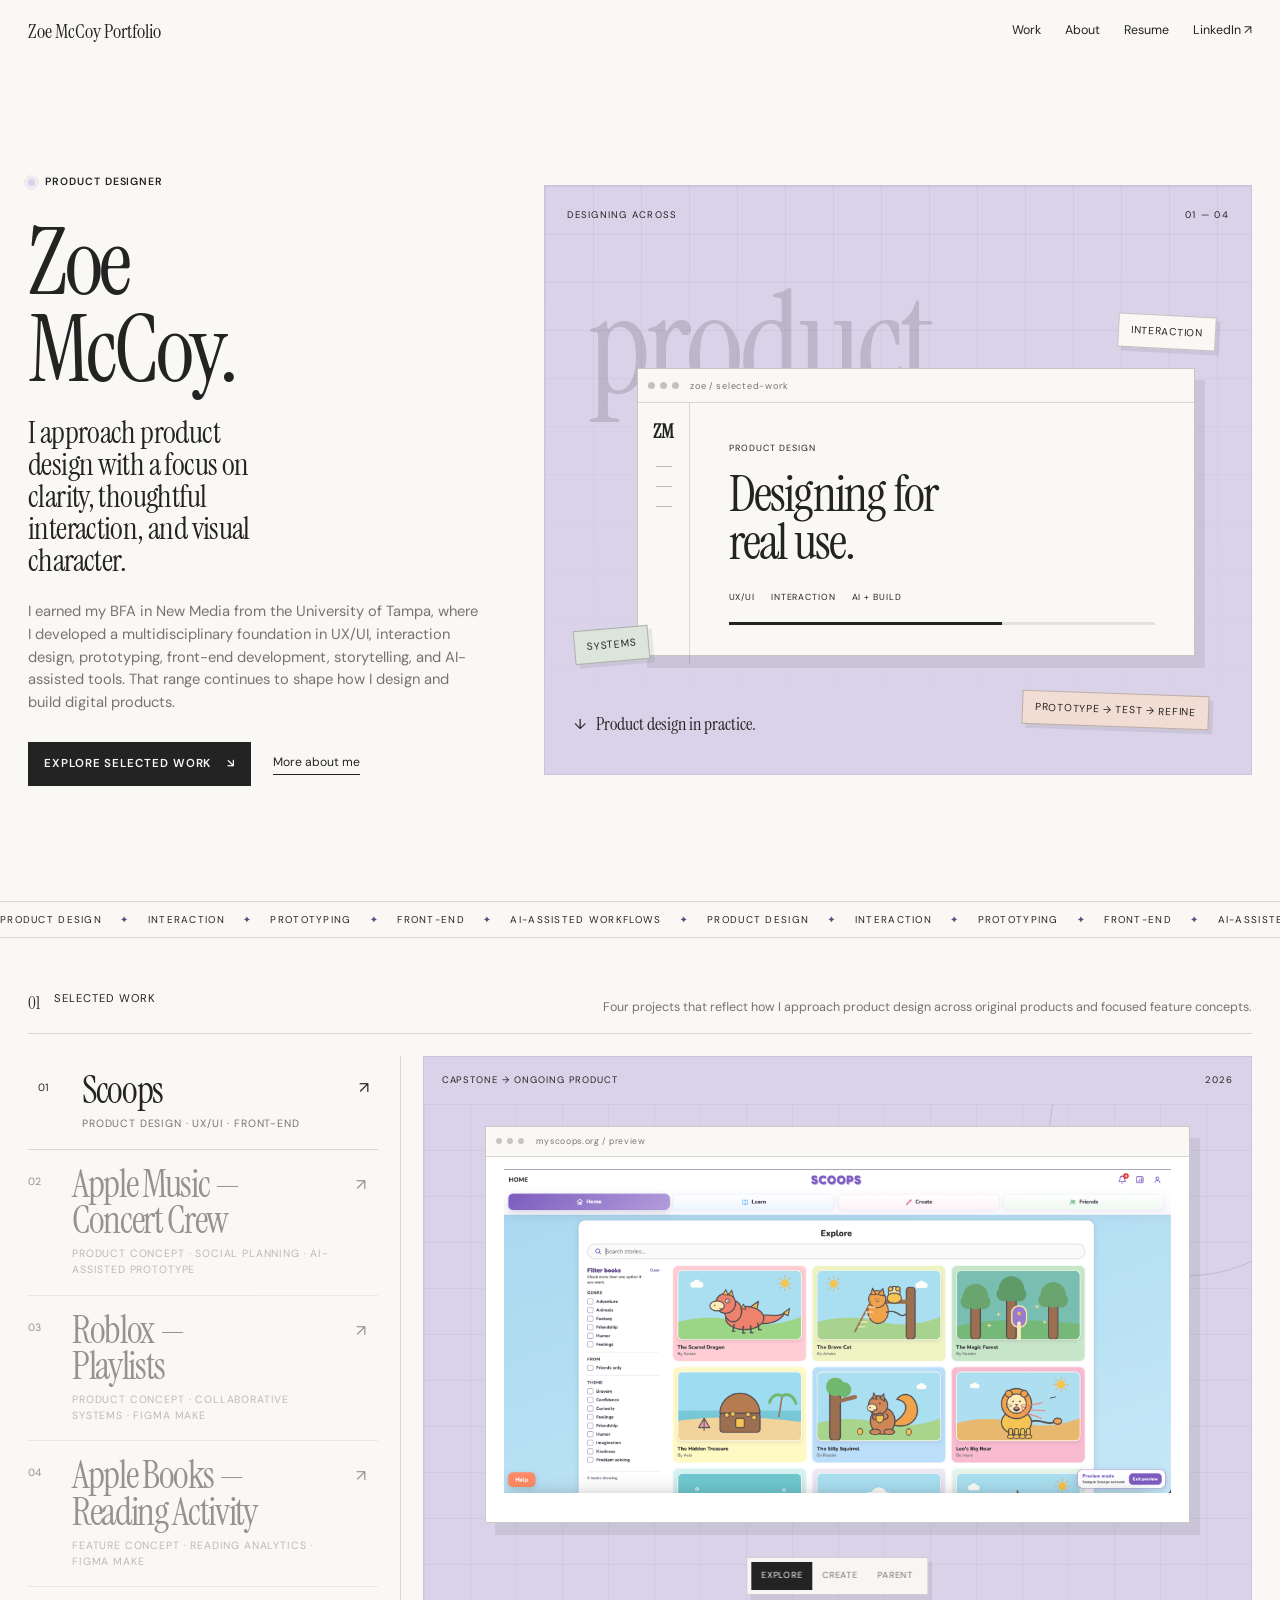
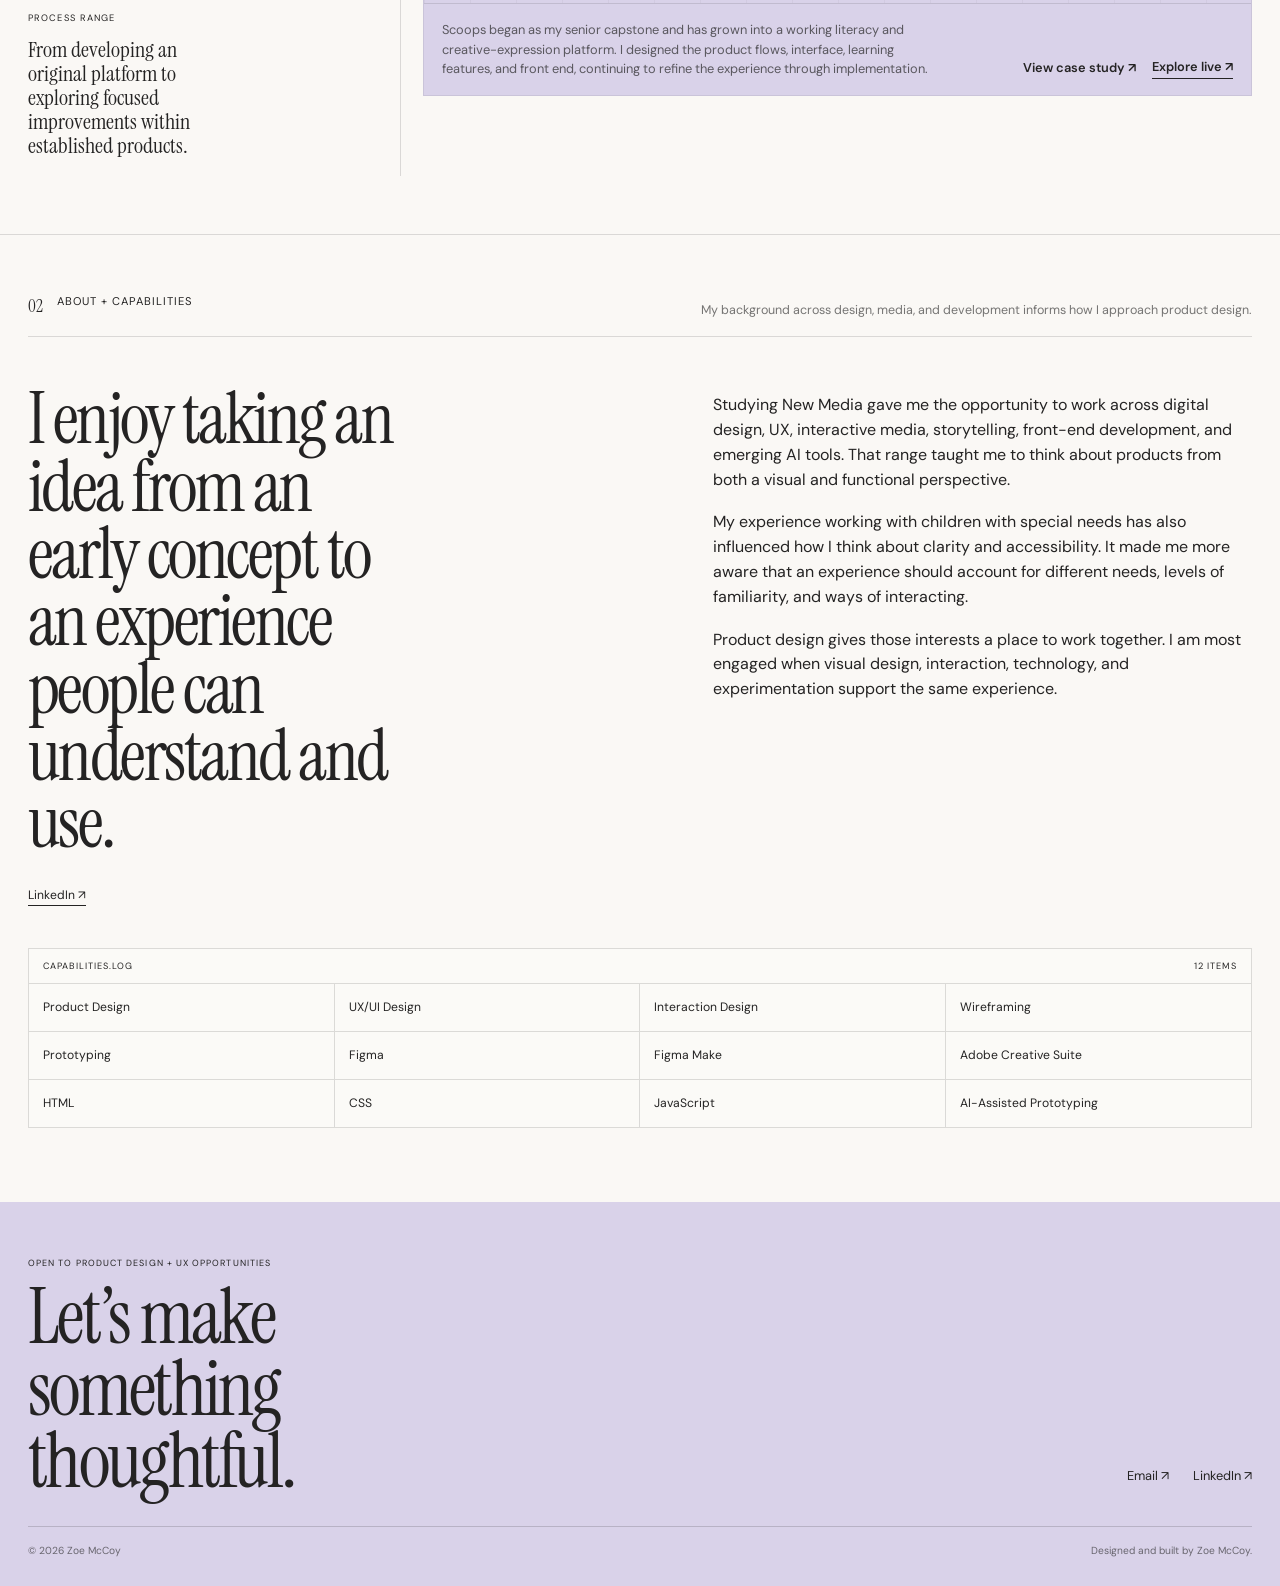
<file: index.html>
<!DOCTYPE html>

<html lang="en">
<head>
<meta charset="utf-8"/>
<meta content="width=device-width, initial-scale=1" name="viewport"/>
<meta content="Zoe McCoy — Product designer creating thoughtful, intuitive digital experiences." name="description"/>
<title>Zoe McCoy Portfolio — Product Designer</title>
<link href="index.css" rel="stylesheet"/>
</head>
<body class="home-page">
<header class="site-header">
<nav aria-label="Primary navigation" class="nav shell">
<a class="brand" href="index.html">Zoe McCoy Portfolio</a>
<button aria-expanded="false" aria-label="Toggle menu" class="nav-toggle" type="button"><span></span><span></span></button>
<div class="nav-links">
<a href="#work">Work</a>
<a href="#about">About</a>
<a href="Zoe_McCoy_Resume.pdf" rel="noreferrer" target="_blank">Resume</a>
<a href="https://www.linkedin.com/in/zoe-mccoy/" rel="noreferrer" target="_blank">LinkedIn ↗</a>
</div>
</nav>
</header>
<main>
<section class="home-hero shell">
<div class="hero-copy" data-reveal="">
<div class="status-line">
<span aria-hidden="true" class="status-dot"></span>
<span>Product Designer</span>
</div>
<h1 class="display hero-name">Zoe<br/>McCoy.</h1>
<p class="hero-statement">I approach product design with a focus on clarity, thoughtful interaction, and visual character.</p>
<p class="hero-intro">I earned my BFA in New Media from the University of Tampa, where I developed a multidisciplinary foundation in UX/UI, interaction design, prototyping, front-end development, storytelling, and AI-assisted tools. That range continues to shape how I design and build digital products.</p>
<div class="hero-actions">
<a class="button button-dark" href="#work">Explore selected work <span>↘</span></a>
<a class="quiet-link" href="#about">More about me</a>
</div>
</div>
<div aria-label="Decorative portfolio composition" class="hero-board" data-parallax-board="">
<div class="board-topline"><span>DESIGNING ACROSS</span><span>01 — 04</span></div>
<div class="board-word display">product</div>
<div class="board-chip chip-one" data-float="1">interaction</div>
<div class="board-chip chip-two" data-float="2">systems</div>
<div class="board-chip chip-three" data-float="3">prototype → test → refine</div>
<div class="board-window" data-float="2">
<div class="window-bar"><i></i><i></i><i></i><span>zoe / selected-work</span></div>
<div class="window-body">
<div class="mini-sidebar"><b>ZM</b><span></span><span></span><span></span></div>
<div class="mini-canvas">
<div class="mini-label">PRODUCT DESIGN</div>
<div class="mini-title display">Designing for<br/>real use.</div>
<div class="mini-row"><span>UX/UI</span><span>INTERACTION</span><span>AI + BUILD</span></div>
<div class="mini-progress"><span></span></div>
</div>
</div>
</div>
<div class="board-note" data-float="1"><span>↓</span> Product design in practice.</div>
</div>
</section>
<div aria-hidden="true" class="ticker">
<div class="ticker-track">
<span>PRODUCT DESIGN</span><i>✦</i><span>INTERACTION</span><i>✦</i><span>PROTOTYPING</span><i>✦</i><span>FRONT-END</span><i>✦</i><span>AI-ASSISTED WORKFLOWS</span><i>✦</i>
<span>PRODUCT DESIGN</span><i>✦</i><span>INTERACTION</span><i>✦</i><span>PROTOTYPING</span><i>✦</i><span>FRONT-END</span><i>✦</i><span>AI-ASSISTED WORKFLOWS</span><i>✦</i>
</div>
</div>
<section class="work-studio" id="work">
<div class="shell">
<div class="section-kicker-row" data-reveal="">
<div><span class="section-no">01</span><span>Selected work</span></div>
<p>Four projects that reflect how I approach product design across original products and focused feature concepts.</p>
</div>
<div class="work-layout">
<div aria-label="Selected projects" class="project-index" data-reveal="" role="tablist">
<button aria-controls="project-scoops" aria-selected="true" class="project-tab active" data-case-study="scoops.html" data-project="scoops" role="tab" type="button">
<span class="project-tab-no">01</span>
<span class="project-tab-main"><strong class="display">Scoops</strong><small>Product design · UX/UI · Front-end</small></span>
<span class="project-tab-arrow" title="Open case study">↗</span>
</button>
<button aria-controls="project-apple" aria-selected="false" class="project-tab" data-case-study="apple-music-concert-crew.html" data-project="apple" role="tab" type="button">
<span class="project-tab-no">02</span>
<span class="project-tab-main"><strong class="display">Apple Music —<br/>Concert Crew</strong><small>Product concept · Social planning · AI-assisted prototype</small></span>
<span class="project-tab-arrow" title="Open case study">↗</span>
</button>
<button aria-controls="project-roblox" aria-selected="false" class="project-tab" data-case-study="roblox-playlists.html" data-project="roblox" role="tab" type="button">
<span class="project-tab-no">03</span>
<span class="project-tab-main"><strong class="display">Roblox —<br/>Playlists</strong><small>Product concept · Collaborative systems · Figma Make</small></span>
<span class="project-tab-arrow" title="Open case study">↗</span>
</button><button aria-controls="project-books" aria-selected="false" class="project-tab" data-case-study="apple-books-reading-activity.html" data-project="books" role="tab" type="button"><span class="project-tab-no">04</span><span class="project-tab-main"><strong class="display">Apple Books —<br/>Reading Activity</strong><small>Feature concept · Reading analytics · Figma Make</small></span><span class="project-tab-arrow" title="Open case study">↗</span></button>
<div class="work-note">
<span>PROCESS RANGE</span>
<p>From developing an original platform to exploring focused improvements within established products.</p>
</div>
</div>
<div class="project-stage" data-reveal="">
<article class="stage-panel active" data-panel="scoops" id="project-scoops" role="tabpanel">
<div class="scoops-stage-card">
<div class="stage-top"><span>CAPSTONE → ONGOING PRODUCT</span><span>2026</span></div>
<div aria-label="Scoops product preview" class="scoops-showcase">
<div class="scoops-browser">
<div class="scoops-browser-bar"><i></i><i></i><i></i><span>myscoops.org / preview</span></div>
<div class="scoops-screen-wrap">
<img alt="Scoops Explore page showing a searchable library of children's stories" class="scoops-screen active" data-scoop-screen="explore" src="explore.png"/>
<img alt="Scoops Create interface for writing and illustrating a story" class="scoops-screen" data-scoop-screen="create" src="create.png"/>
<img alt="Scoops parent dashboard showing learning activity and progress" class="scoops-screen" data-scoop-screen="parent" src="parent-dashboard.png"/>
</div>
</div>
<div aria-label="Choose Scoops preview screen" class="scoops-preview-nav">
<button class="active" data-scoop-preview="explore" type="button">Explore</button>
<button data-scoop-preview="create" type="button">Create</button>
<button data-scoop-preview="parent" type="button">Parent</button>
</div>
</div>
<div class="stage-bottom"><p>Scoops began as my senior capstone and has grown into a working literacy and creative-expression platform. I designed the product flows, interface, learning features, and front end, continuing to refine the experience through implementation.</p><div class="stage-actions"><a href="scoops.html">View case study ↗</a><a href="https://myscoops.org/" rel="noreferrer" target="_blank">Explore live ↗</a></div></div>
</div>
</article>
<article class="stage-panel" data-panel="apple" hidden="" id="project-apple" role="tabpanel">
<a aria-label="View Apple Music Concert Crew case study" class="stage-link apple-stage" href="apple-music-concert-crew.html">
<div class="stage-top"><span>PRODUCT CONCEPT · FIGMA MAKE</span><span>2026</span></div>
<div class="apple-home-preview">
<div aria-hidden="true" class="apple-preview-orbit"></div>
<div class="apple-preview-phone apple-preview-primary">
<img alt="Apple Music Concerts for You concept with a social signal showing friends interested in a concert" src="apple-concerts-for-you.png"/>
</div>
<div class="apple-preview-phone apple-preview-secondary">
<img alt="Apple Music Concert Crew concept showing attendance, budget, and seating preferences" src="apple-concert-crew.png"/>
</div>
<div class="apple-preview-path"><span>DISCOVER</span><b>→</b><span>CREW UP</span><b>→</b><span>COORDINATE</span><b>→</b><span>GO</span></div>
</div>
<div class="stage-bottom"><p>Concert Crew is based on my experience planning concerts with friends across music, messaging, and ticketing apps. The concept brings shared interest, dates, budgets, and seating preferences into one planning flow before ticket selection.</p><span class="stage-cta">View case study ↗</span></div>
</a>
</article>
<article class="stage-panel" data-panel="roblox" hidden="" id="project-roblox" role="tabpanel">
<a aria-label="View Roblox Playlists case study" class="stage-link roblox-stage" href="roblox-playlists.html">
<div class="stage-top"><span>PRODUCT CONCEPT · FIGMA MAKE</span><span>2026</span></div>
<div class="roblox-home-preview">
<div aria-hidden="true" class="roblox-preview-grid"></div>
<div class="roblox-preview-browser roblox-preview-main">
<img alt="Roblox Playlists home concept showing a Party and saved collaborative playlists" src="roblox-home.png"/>
</div>
<div class="roblox-preview-browser roblox-preview-detail">
<img alt="Friday Night Favorites collaborative Roblox playlist with voting and play actions" src="roblox-playlist-detail.png"/>
</div>
<div class="roblox-preview-modal">
<img alt="Launch experience confirmation for a Roblox Party" src="roblox-launch.png"/>
</div>
<div class="roblox-preview-path"><span>COLLECT</span><b>→</b><span>VOTE</span><b>→</b><span>PLAY TOGETHER</span></div>
</div>
<div class="stage-bottom"><p>Roblox Playlists explores a shared way for friends to organize experiences by mood or occasion, contribute suggestions, vote when needed, and move into an existing Party once the group is ready to play.</p><span class="stage-cta">View case study ↗</span></div>
</a>
</article><article class="stage-panel" data-panel="books" hidden="" id="project-books" role="tabpanel">
<a aria-label="View Apple Books Reading Activity case study" class="stage-link books-stage" href="apple-books-reading-activity.html">
<div class="stage-top"><span>FEATURE CONCEPT · FIGMA MAKE</span><span>2026</span></div>
<div class="books-home-preview">
<div aria-hidden="true" class="books-preview-grid"></div>
<div class="books-preview-browser books-preview-main">
<img alt="Apple Books Reading Activity dashboard showing reading pace, time read, chapters, and pace by book" src="apple-books-reading-activity.png"/>
</div>
<div class="books-preview-modal books-preview-timer">
<img alt="Reading timer start state for a chapter in Apple Books" src="apple-books-timer-start.png"/>
</div>
<div class="books-preview-toast">
<img alt="Chapter complete state showing elapsed reading time and words per minute" src="apple-books-session-complete.png"/>
</div>
<div class="books-preview-path"><span>START</span><b>→</b><span>READ</span><b>→</b><span>AUTO-SAVE</span><b>→</b><span>REVIEW</span></div>
</div>
<div class="stage-bottom"><p>Reading Activity explores how Apple Books could let readers time a chapter without leaving the book, automatically save the session at chapter completion, and turn those sessions into pace trends over time.</p><span class="stage-cta">View case study ↗</span></div>
</a>
</article>
</div>
</div>
</div>
</section>
<section class="about-section" id="about">
<div class="shell">
<div class="section-kicker-row" data-reveal="">
<div><span class="section-no">02</span><span>About + capabilities</span></div>
<p>My background across design, media, and development informs how I approach product design.</p>
</div>
<div class="about-layout">
<div class="about-lede" data-reveal="">
<h2 class="display">I enjoy taking an idea from an early concept to an experience people can understand and use.</h2>
<a class="quiet-link" href="https://www.linkedin.com/in/zoe-mccoy/" rel="noreferrer" target="_blank">LinkedIn ↗</a>
</div>
<div class="about-copy" data-reveal="">
<p>Studying New Media gave me the opportunity to work across digital design, UX, interactive media, storytelling, front-end development, and emerging AI tools. That range taught me to think about products from both a visual and functional perspective.</p>
<p>My experience working with children with special needs has also influenced how I think about clarity and accessibility. It made me more aware that an experience should account for different needs, levels of familiarity, and ways of interacting.</p>
<p>Product design gives those interests a place to work together. I am most engaged when visual design, interaction, technology, and experimentation support the same experience.</p>
</div>
</div>
<div class="capability-console" data-reveal="">
<div class="console-head"><span>CAPABILITIES.LOG</span><span>12 ITEMS</span></div>
<div class="capability-grid">
<span>Product Design</span><span>UX/UI Design</span><span>Interaction Design</span><span>Wireframing</span>
<span>Prototyping</span><span>Figma</span><span>Figma Make</span><span>Adobe Creative Suite</span>
<span>HTML</span><span>CSS</span><span>JavaScript</span><span>AI-Assisted Prototyping</span>
</div>
</div>
</div>
</section>
</main>
<footer class="footer">
<div class="shell footer-grid">
<div><span class="footer-label">OPEN TO PRODUCT DESIGN + UX OPPORTUNITIES</span><h2 class="display">Let’s make something thoughtful.</h2></div>
<div class="footer-actions"><a href="mailto:zoemccoy3@gmail.com">Email ↗</a><a href="https://www.linkedin.com/in/zoe-mccoy/" rel="noreferrer" target="_blank">LinkedIn ↗</a></div>
<div class="footer-meta"><span>© 2026 Zoe McCoy</span><span>Designed and built by Zoe McCoy.</span></div>
</div>
</footer>
<script defer="" src="index.js"></script>
</body>
</html>
</file>
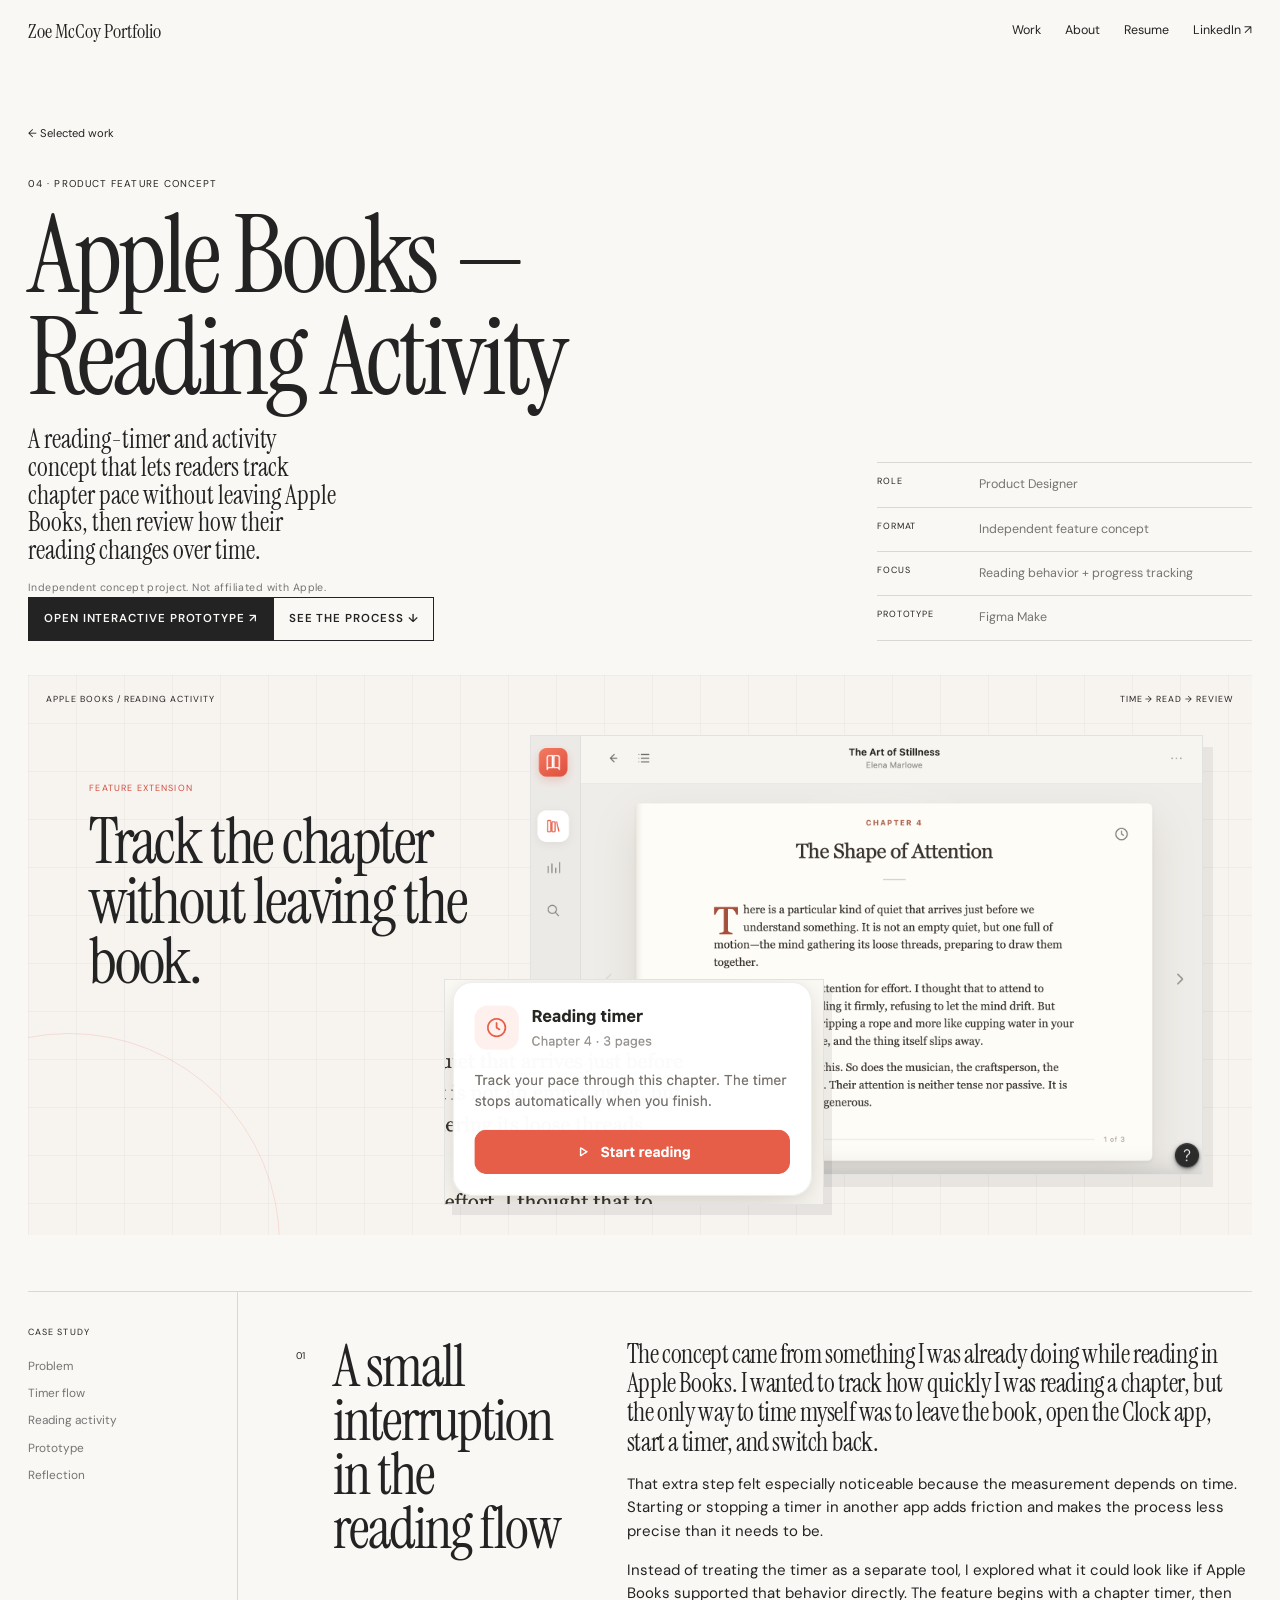
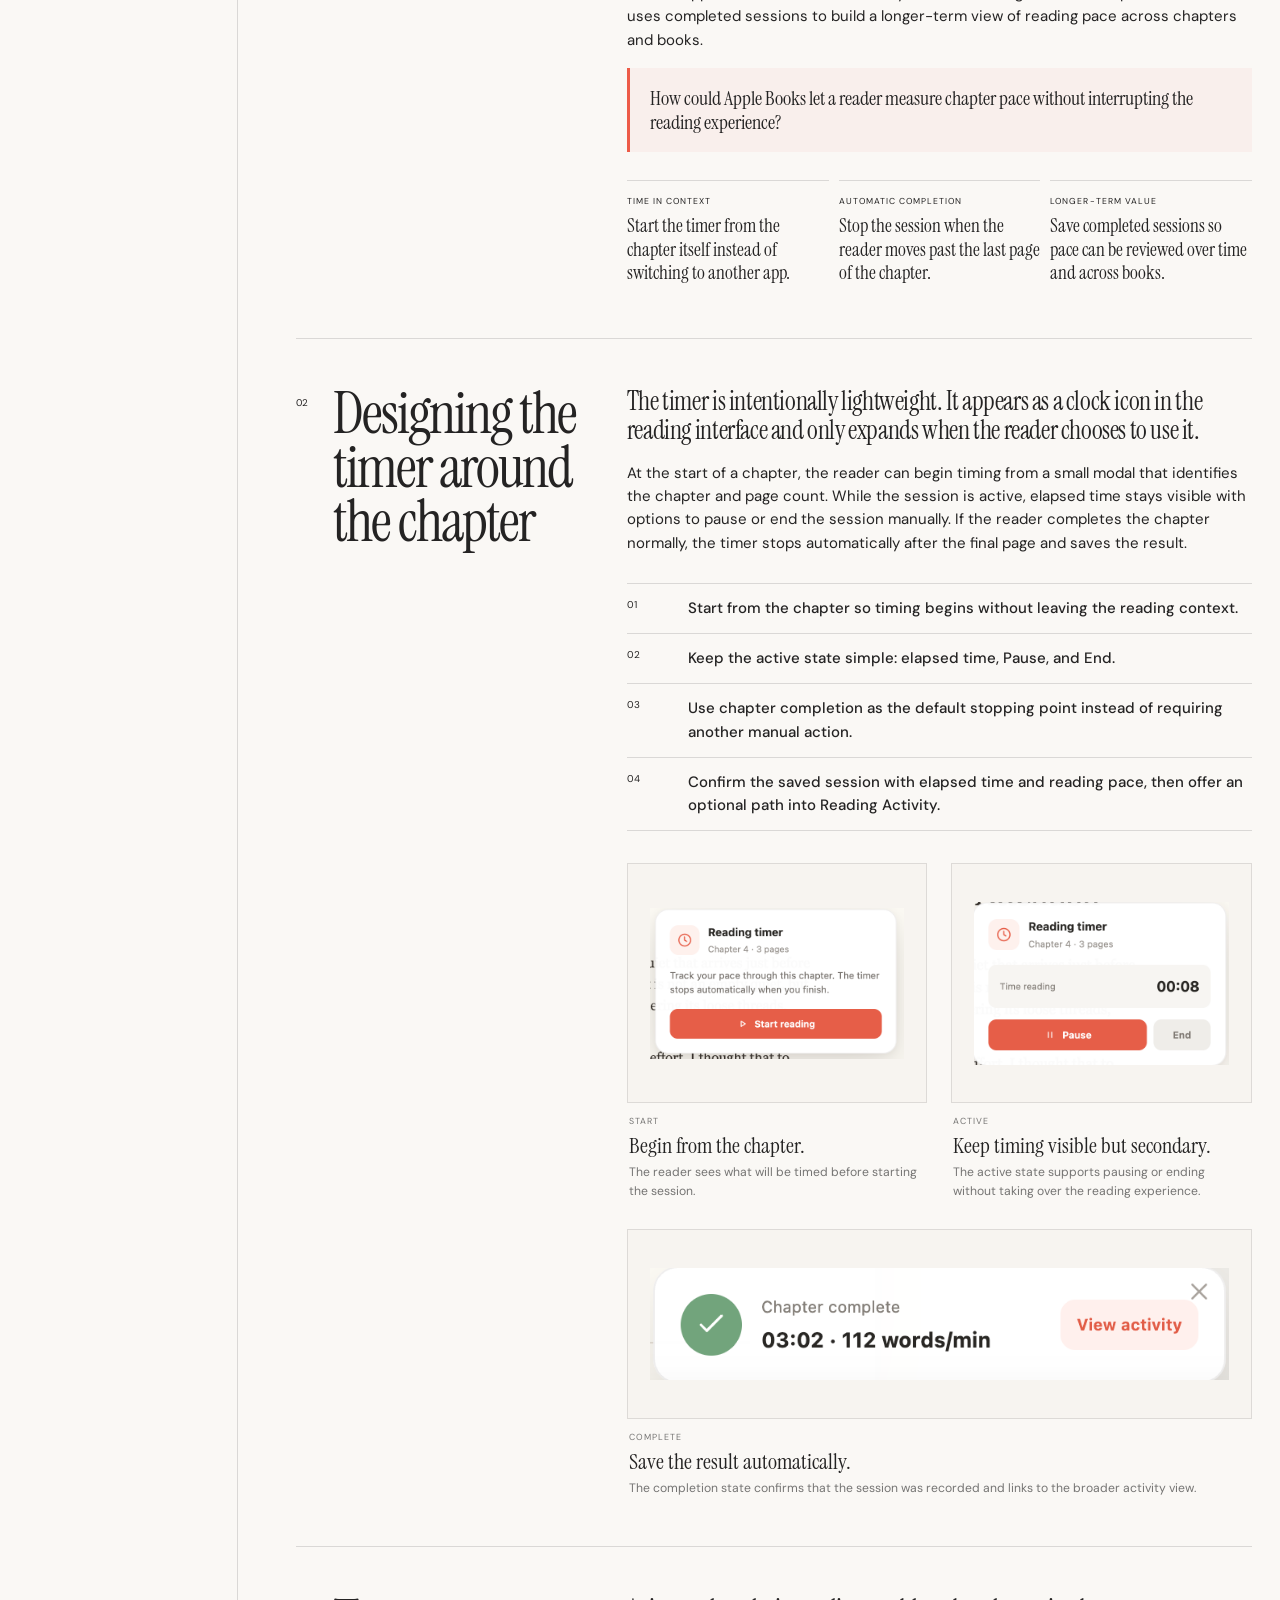
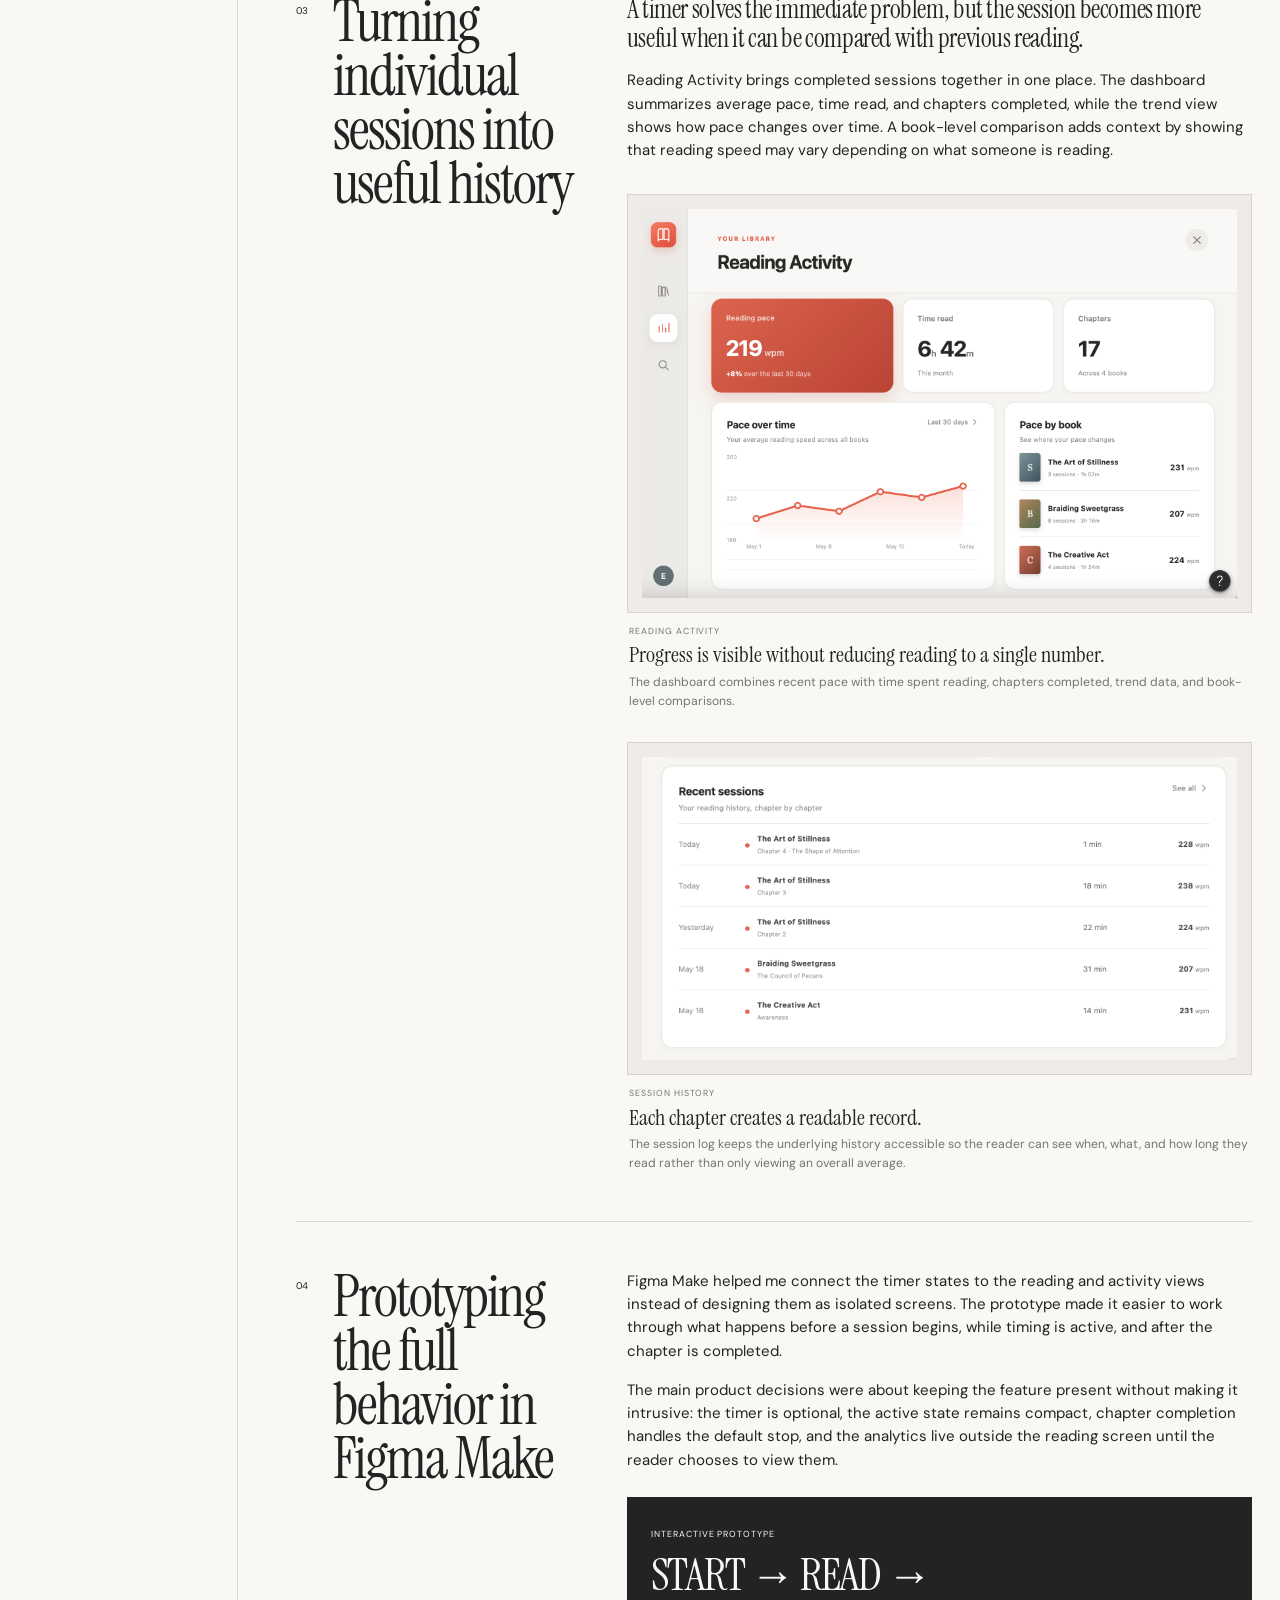
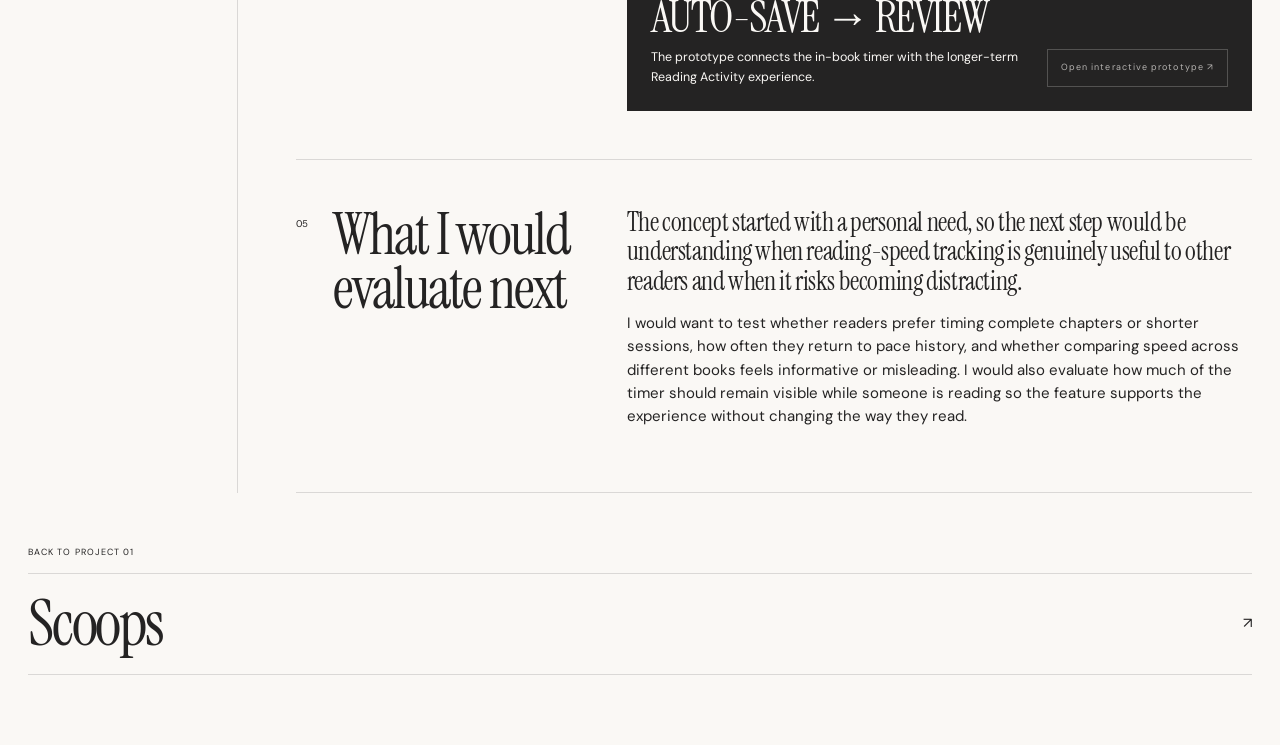
<file: apple-books-reading-activity.html>
<!DOCTYPE html>
<html lang="en">
<head>
<meta charset="utf-8"/>
<meta content="width=device-width, initial-scale=1" name="viewport"/>
<meta content="Apple Books Reading Activity product concept by Zoe McCoy." name="description"/>
<title>Apple Books — Reading Activity — Zoe McCoy Portfolio</title>
<link href="apple-books-reading-activity.css" rel="stylesheet"/>
</head>
<body class="case-page books-case">
<header class="site-header">
<nav class="nav shell">
<a class="brand" href="index.html">Zoe McCoy Portfolio</a>
<button aria-expanded="false" aria-label="Toggle menu" class="nav-toggle" type="button"><span></span><span></span></button>
<div class="nav-links">
<a href="index.html#work">Work</a>
<a href="index.html#about">About</a>
<a href="Zoe_McCoy_Resume.pdf" target="_blank" rel="noreferrer">Resume</a>
<a href="https://www.linkedin.com/in/zoe-mccoy/" rel="noreferrer" target="_blank">LinkedIn ↗</a>
</div>
</nav>
</header>
<main>
<section class="case-intro shell">
<div class="case-title-block" data-reveal="">
<a class="back-link" href="index.html#work">← Selected work</a>
<p class="case-label">04 · Product Feature Concept</p>
<h1 class="display">Apple Books —<br/>Reading Activity</h1>
<p class="case-subtitle">A reading-timer and activity concept that lets readers track chapter pace without leaving Apple Books, then review how their reading changes over time.</p>
<p class="concept-note">Independent concept project. Not affiliated with Apple.</p>
<div class="case-actions"><a class="button button-dark" href="https://maple-spin-87134673.figma.site/" rel="noreferrer" target="_blank">Open interactive prototype ↗</a><a class="button button-ghost" href="#problem">See the process ↓</a></div>
</div>
<dl class="case-facts" data-reveal="">
<div><dt>ROLE</dt><dd>Product Designer</dd></div>
<div><dt>FORMAT</dt><dd>Independent feature concept</dd></div>
<div><dt>FOCUS</dt><dd>Reading behavior + progress tracking</dd></div>
<div><dt>PROTOTYPE</dt><dd>Figma Make</dd></div>
</dl>
</section>

<section class="case-visual shell" data-reveal="">
<div class="case-visual-inner books-hero-media">
<div class="visual-label"><span>APPLE BOOKS / READING ACTIVITY</span><span>TIME → READ → REVIEW</span></div>
<div class="books-hero-copy"><span>FEATURE EXTENSION</span><strong class="display">Track the chapter without leaving the book.</strong></div>
<div class="books-hero-browser"><img alt="Apple Books chapter reading screen with a reading timer icon in the upper-right corner" src="apple-books-reader.png"/></div>
<div class="books-hero-modal"><img alt="Reading timer start state showing chapter details and a Start reading button" src="apple-books-timer-start.png"/></div>
</div>
</section>

<section class="case-content shell">
<aside class="case-rail">
<div class="rail-sticky">
<span>CASE STUDY</span>
<a href="#problem">Problem</a>
<a href="#flow">Timer flow</a>
<a href="#activity">Reading activity</a>
<a href="#prototype">Prototype</a>
<a href="#reflection">Reflection</a>
</div>
</aside>
<div class="case-sections">

<section class="case-block" data-reveal="" id="problem">
<div class="block-head"><span>01</span><h2 class="display">A small interruption in the reading flow</h2></div>
<div class="block-body">
<p class="case-lede">The concept came from something I was already doing while reading in Apple Books. I wanted to track how quickly I was reading a chapter, but the only way to time myself was to leave the book, open the Clock app, start a timer, and switch back.</p>
<p>That extra step felt especially noticeable because the measurement depends on time. Starting or stopping a timer in another app adds friction and makes the process less precise than it needs to be.</p>
<p>Instead of treating the timer as a separate tool, I explored what it could look like if Apple Books supported that behavior directly. The feature begins with a chapter timer, then uses completed sessions to build a longer-term view of reading pace across chapters and books.</p>
<p class="hmw">How could Apple Books let a reader measure chapter pace without interrupting the reading experience?</p>
<div class="opportunity-grid">
<div><span>TIME IN CONTEXT</span><b>Start the timer from the chapter itself instead of switching to another app.</b></div>
<div><span>AUTOMATIC COMPLETION</span><b>Stop the session when the reader moves past the last page of the chapter.</b></div>
<div><span>LONGER-TERM VALUE</span><b>Save completed sessions so pace can be reviewed over time and across books.</b></div>
</div>
</div>
</section>

<section class="case-block" data-reveal="" id="flow">
<div class="block-head"><span>02</span><h2 class="display">Designing the timer around the chapter</h2></div>
<div class="block-body">
<p class="case-lede">The timer is intentionally lightweight. It appears as a clock icon in the reading interface and only expands when the reader chooses to use it.</p>
<p>At the start of a chapter, the reader can begin timing from a small modal that identifies the chapter and page count. While the session is active, elapsed time stays visible with options to pause or end the session manually. If the reader completes the chapter normally, the timer stops automatically after the final page and saves the result.</p>
<div class="process-strip">
<div><span>01</span><b>Start from the chapter so timing begins without leaving the reading context.</b></div>
<div><span>02</span><b>Keep the active state simple: elapsed time, Pause, and End.</b></div>
<div><span>03</span><b>Use chapter completion as the default stopping point instead of requiring another manual action.</b></div>
<div><span>04</span><b>Confirm the saved session with elapsed time and reading pace, then offer an optional path into Reading Activity.</b></div>
</div>
<div class="timer-state-grid">
<figure class="timer-state"><div class="timer-state-frame"><img alt="Reading timer start state" src="apple-books-timer-start.png"/></div><figcaption><span>START</span><strong>Begin from the chapter.</strong><p>The reader sees what will be timed before starting the session.</p></figcaption></figure>
<figure class="timer-state"><div class="timer-state-frame"><img alt="Active reading timer showing elapsed time with pause and end controls" src="apple-books-timer-active.png"/></div><figcaption><span>ACTIVE</span><strong>Keep timing visible but secondary.</strong><p>The active state supports pausing or ending without taking over the reading experience.</p></figcaption></figure>
<figure class="timer-state"><div class="timer-state-frame completion-frame"><img alt="Chapter complete confirmation showing elapsed time and reading pace" src="apple-books-session-complete.png"/></div><figcaption><span>COMPLETE</span><strong>Save the result automatically.</strong><p>The completion state confirms that the session was recorded and links to the broader activity view.</p></figcaption></figure>
</div>
</div>
</section>

<section class="case-block" data-reveal="" id="activity">
<div class="block-head"><span>03</span><h2 class="display">Turning individual sessions into useful history</h2></div>
<div class="block-body">
<p class="case-lede">A timer solves the immediate problem, but the session becomes more useful when it can be compared with previous reading.</p>
<p>Reading Activity brings completed sessions together in one place. The dashboard summarizes average pace, time read, and chapters completed, while the trend view shows how pace changes over time. A book-level comparison adds context by showing that reading speed may vary depending on what someone is reading.</p>
<figure class="books-wide-shot"><div class="books-shot-frame"><img alt="Reading Activity dashboard with reading pace, time read, chapter count, pace over time, and pace by book" src="apple-books-reading-activity.png"/></div><figcaption><span>READING ACTIVITY</span><strong>Progress is visible without reducing reading to a single number.</strong><p>The dashboard combines recent pace with time spent reading, chapters completed, trend data, and book-level comparisons.</p></figcaption></figure>
<figure class="books-wide-shot"><div class="books-shot-frame"><img alt="Recent reading sessions listed chapter by chapter with duration and words per minute" src="apple-books-recent-sessions.png"/></div><figcaption><span>SESSION HISTORY</span><strong>Each chapter creates a readable record.</strong><p>The session log keeps the underlying history accessible so the reader can see when, what, and how long they read rather than only viewing an overall average.</p></figcaption></figure>
</div>
</section>

<section class="case-block" data-reveal="" id="prototype">
<div class="block-head"><span>04</span><h2 class="display">Prototyping the full behavior in Figma Make</h2></div>
<div class="block-body">
<p>Figma Make helped me connect the timer states to the reading and activity views instead of designing them as isolated screens. The prototype made it easier to work through what happens before a session begins, while timing is active, and after the chapter is completed.</p>
<p>The main product decisions were about keeping the feature present without making it intrusive: the timer is optional, the active state remains compact, chapter completion handles the default stop, and the analytics live outside the reading screen until the reader chooses to view them.</p>
<div class="prototype-callout books-callout">
<div><span>INTERACTIVE PROTOTYPE</span><h3 class="display">START → READ → AUTO-SAVE → REVIEW</h3><p>The prototype connects the in-book timer with the longer-term Reading Activity experience.</p></div>
<a class="prototype-status prototype-link" href="https://maple-spin-87134673.figma.site/" rel="noreferrer" target="_blank">Open interactive prototype ↗</a>
</div>
</div>
</section>

<section class="case-block" data-reveal="" id="reflection">
<div class="block-head"><span>05</span><h2 class="display">What I would evaluate next</h2></div>
<div class="block-body">
<p class="case-lede">The concept started with a personal need, so the next step would be understanding when reading-speed tracking is genuinely useful to other readers and when it risks becoming distracting.</p>
<p>I would want to test whether readers prefer timing complete chapters or shorter sessions, how often they return to pace history, and whether comparing speed across different books feels informative or misleading. I would also evaluate how much of the timer should remain visible while someone is reading so the feature supports the experience without changing the way they read.</p>
</div>
</section>

</div>
</section>
<section class="next-project shell"><span>BACK TO PROJECT 01</span><a href="scoops.html"><strong class="display">Scoops</strong><span>↗</span></a></section>
</main>
<script defer="" src="case-study.js"></script>
</body>
</html>
</file>
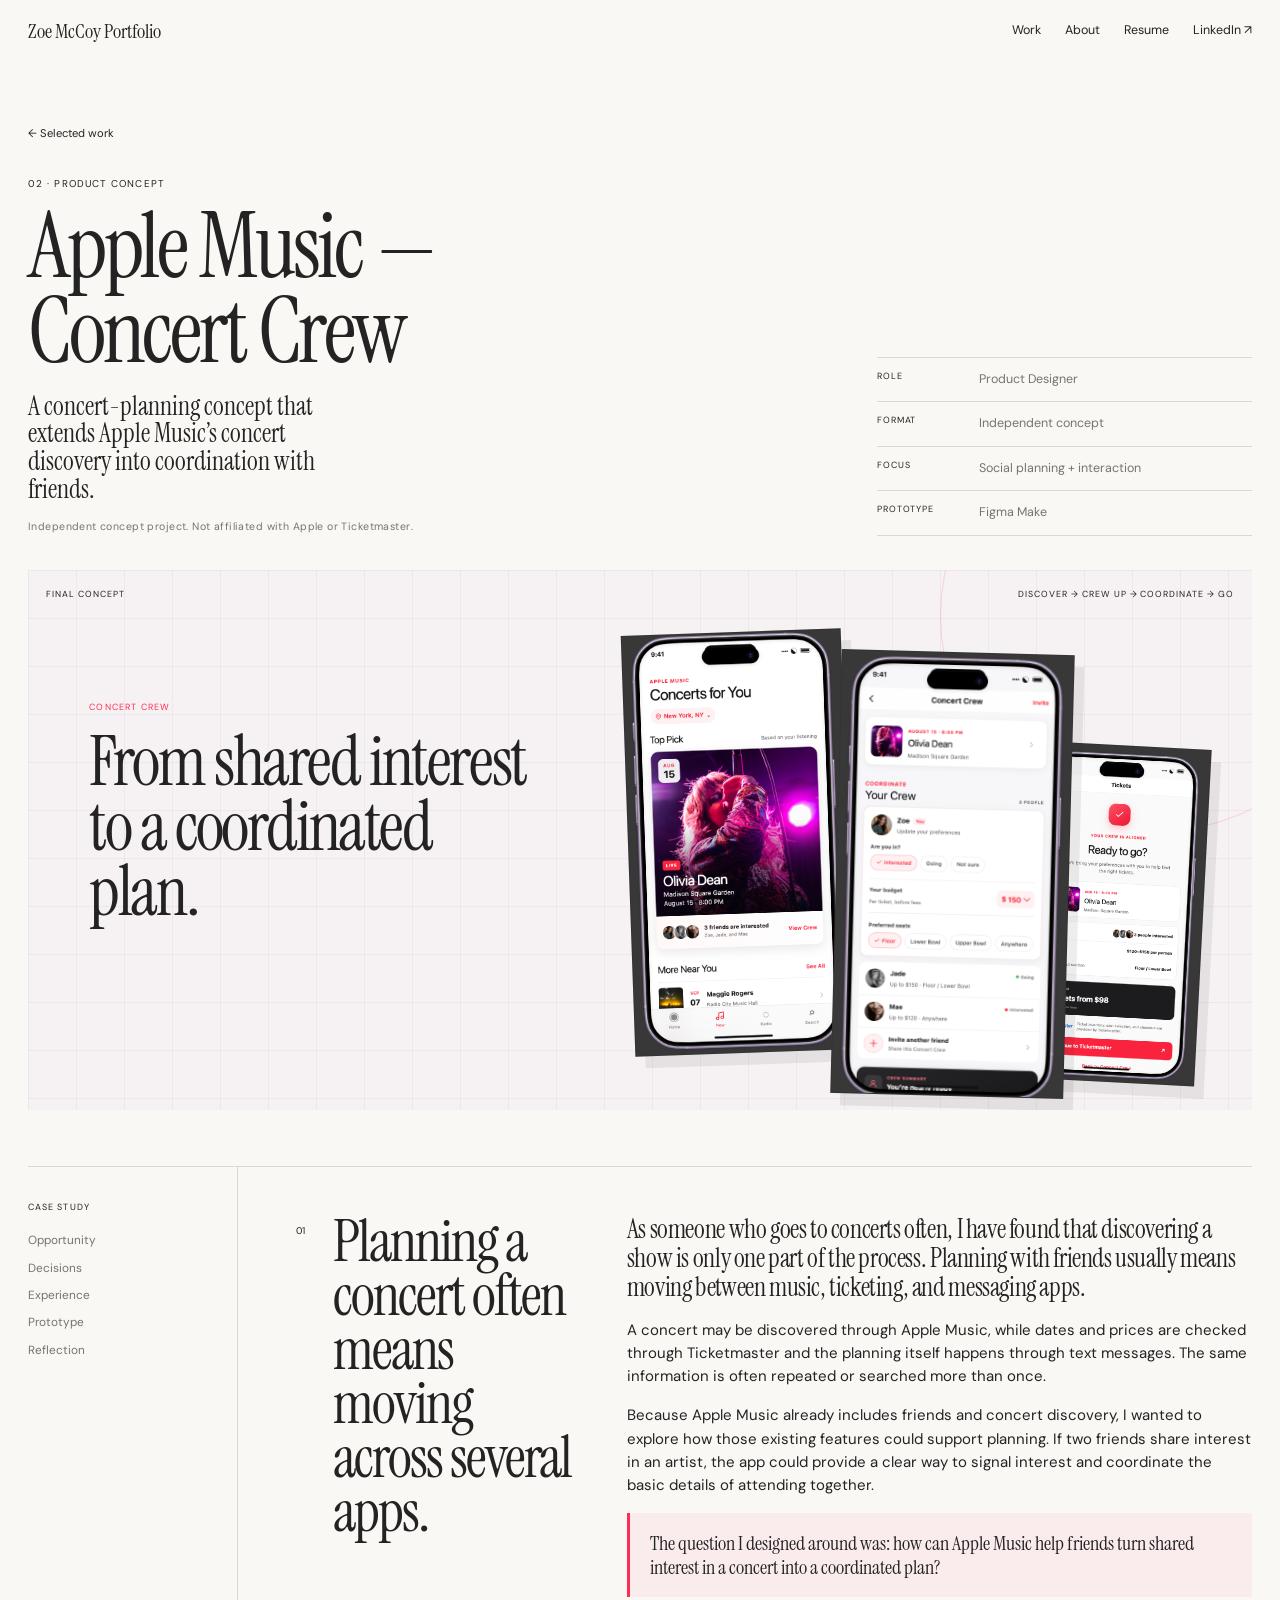
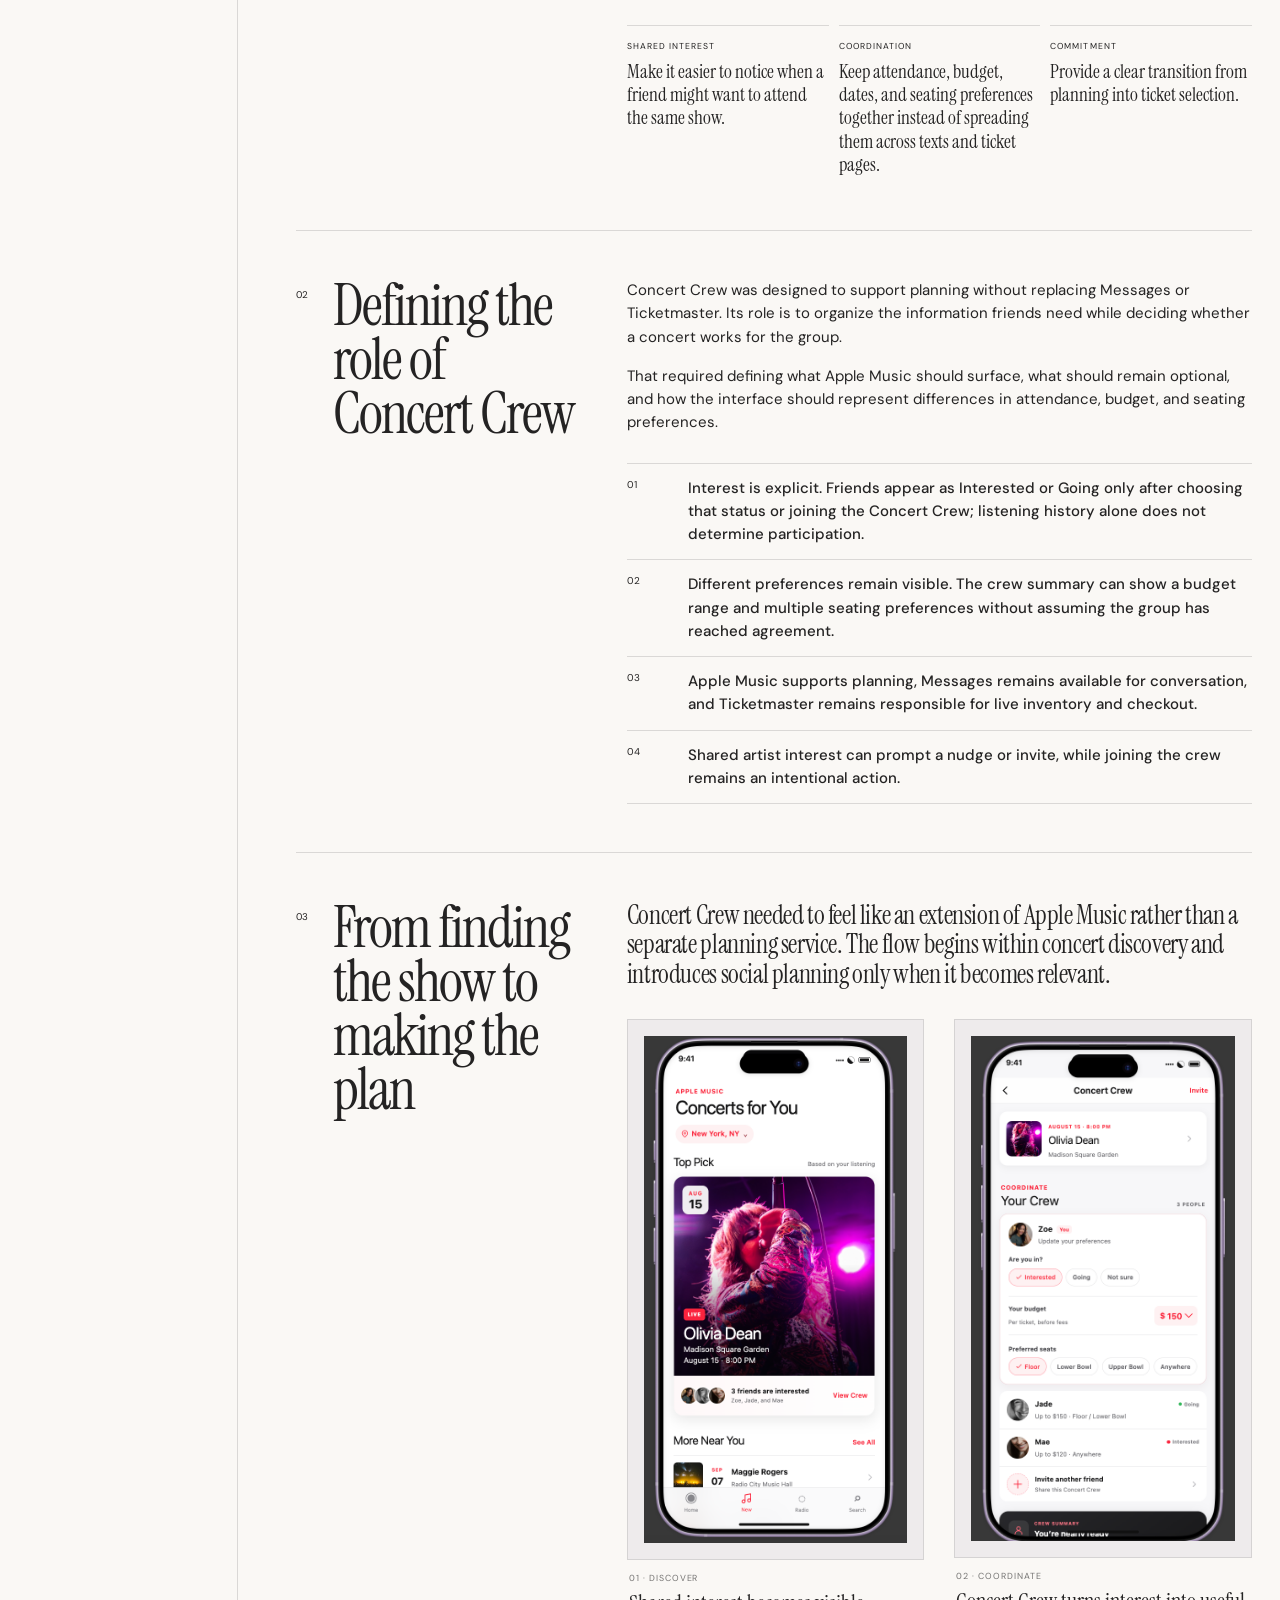
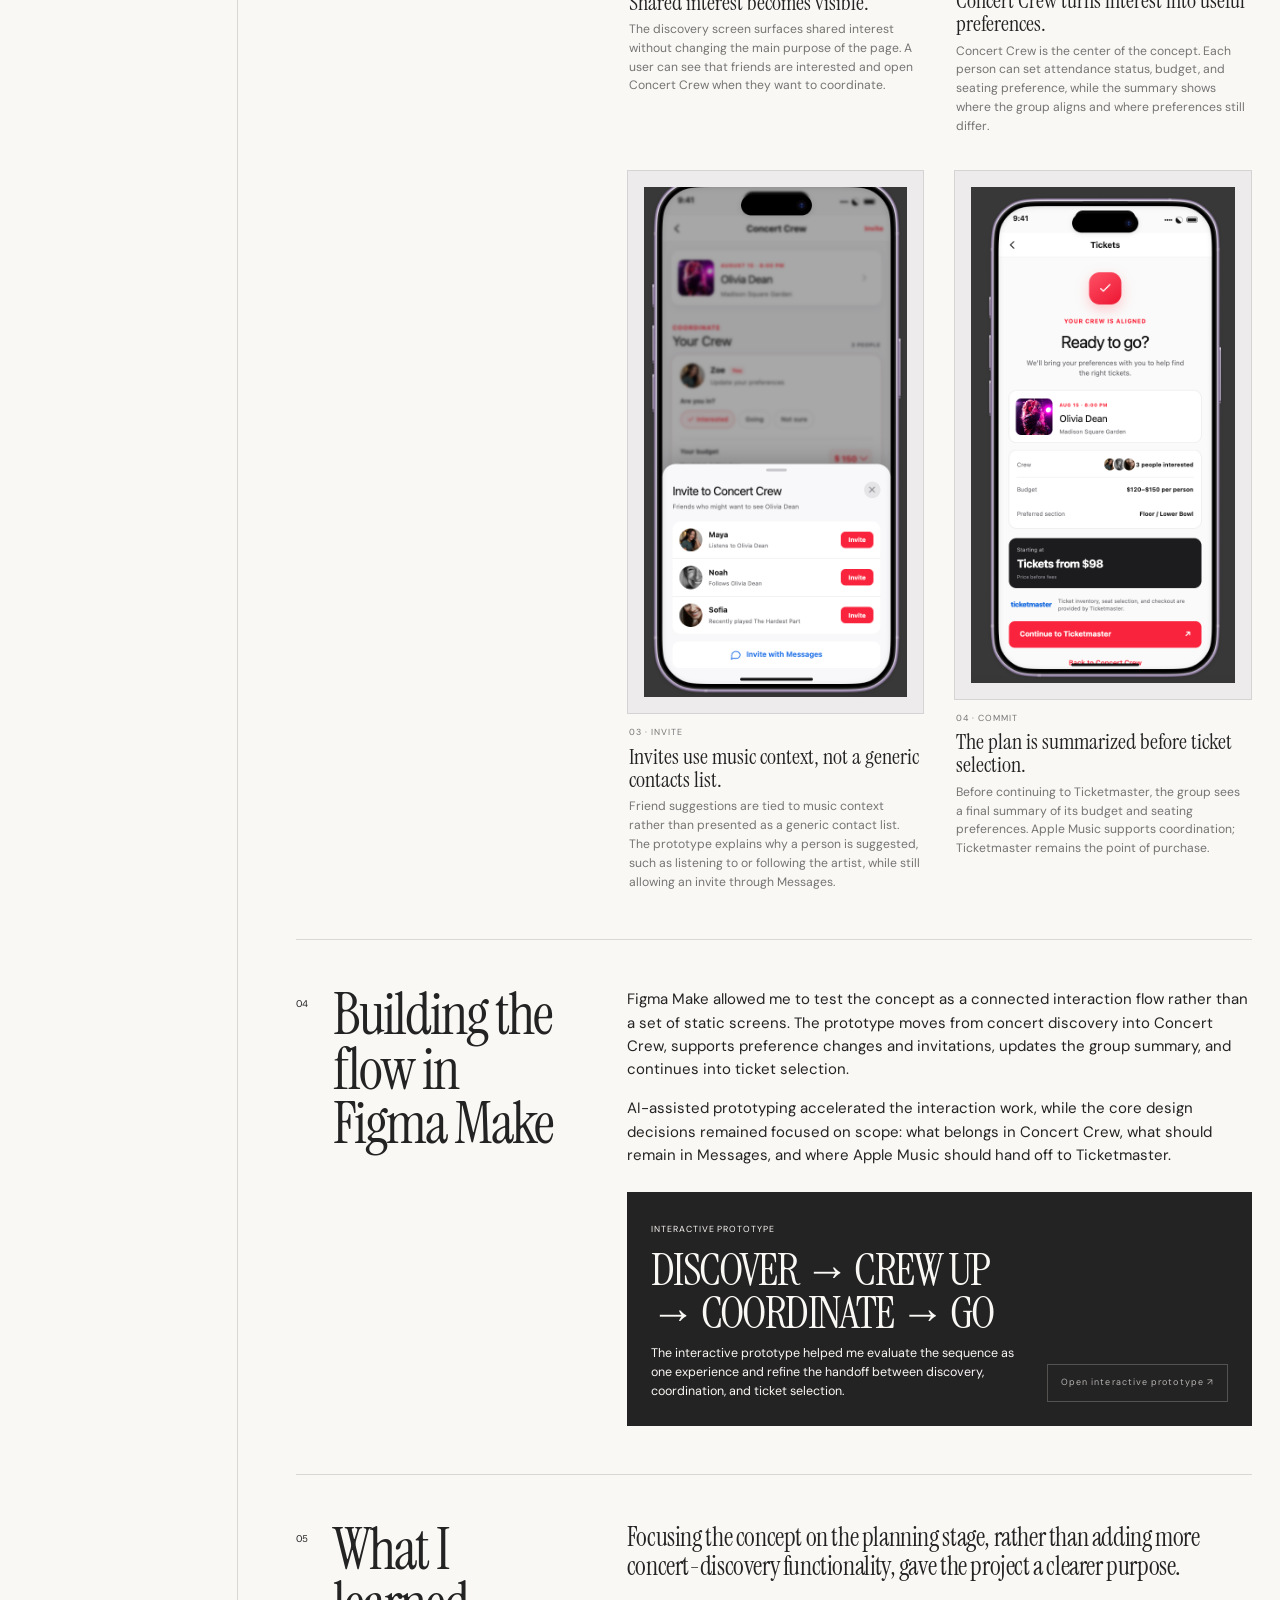
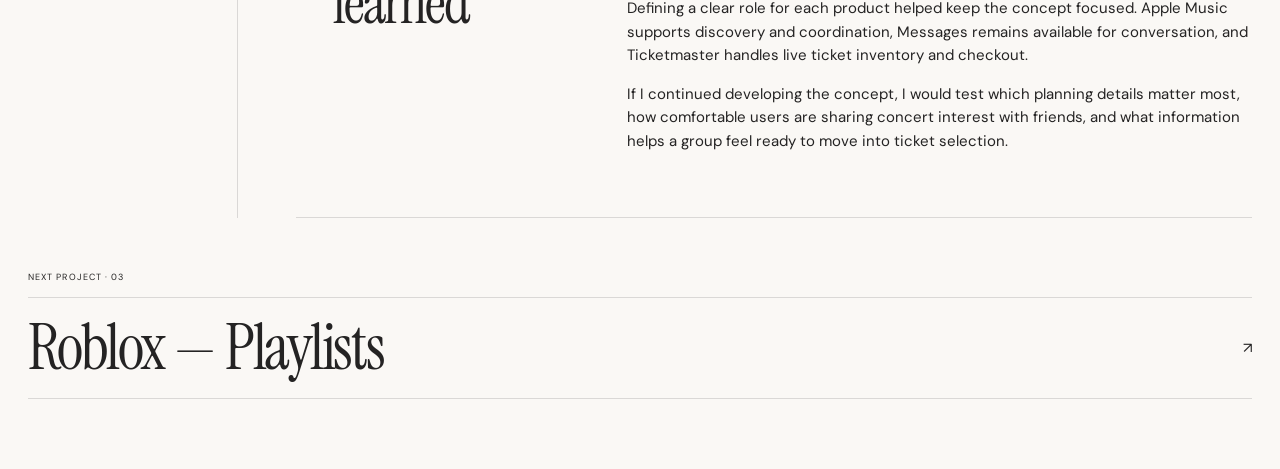
<file: apple-music-concert-crew.html>
<!DOCTYPE html>

<html lang="en">
<head>
<meta charset="utf-8"/>
<meta content="width=device-width, initial-scale=1" name="viewport"/>
<meta content="Apple Music Concert Crew product concept case study by Zoe McCoy." name="description"/>
<title>Apple Music — Concert Crew — Zoe McCoy Portfolio</title>
<link href="apple-music-concert-crew.css" rel="stylesheet"/>
</head>
<body class="case-page apple-case">
<header class="site-header">
<nav class="nav shell">
<a class="brand" href="index.html">Zoe McCoy Portfolio</a>
<button aria-expanded="false" aria-label="Toggle menu" class="nav-toggle" type="button"><span></span><span></span></button>
<div class="nav-links">
<a href="index.html#work">Work</a>
<a href="index.html#about">About</a>
<a href="Zoe_McCoy_Resume.pdf" target="_blank" rel="noreferrer">Resume</a>
<a href="https://www.linkedin.com/in/zoe-mccoy/" rel="noreferrer" target="_blank">LinkedIn ↗</a>
</div>
</nav>
</header>
<main>
<section class="case-intro shell">
<div class="case-title-block" data-reveal="">
<a class="back-link" href="index.html#work">← Selected work</a>
<p class="case-label">02 · Product Concept</p>
<h1 class="display">Apple Music —<br/>Concert Crew</h1>
<p class="case-subtitle">A concert-planning concept that extends Apple Music’s concert discovery into coordination with friends.</p>
<p class="concept-note">Independent concept project. Not affiliated with Apple or Ticketmaster.</p>
</div>
<dl class="case-facts" data-reveal="">
<div><dt>ROLE</dt><dd>Product Designer</dd></div>
<div><dt>FORMAT</dt><dd>Independent concept</dd></div>
<div><dt>FOCUS</dt><dd>Social planning + interaction</dd></div>
<div><dt>PROTOTYPE</dt><dd>Figma Make</dd></div>
</dl>
</section>
<section class="case-visual shell" data-reveal="">
<div class="case-visual-inner apple-hero-media">
<div class="visual-label"><span>FINAL CONCEPT</span><span>DISCOVER → CREW UP → COORDINATE → GO</span></div>
<div class="apple-hero-copy">
<span>CONCERT CREW</span>
<strong class="display">From shared interest<br/>to a coordinated plan.</strong>
</div>
<div class="apple-hero-phone hero-phone-one"><img alt="Apple Music Concerts for You concept with friends interested in a recommended concert" src="apple-concerts-for-you.png"/></div>
<div class="apple-hero-phone hero-phone-two"><img alt="Concert Crew concept with attendance, budget, and seating preferences" src="apple-concert-crew.png"/></div>
<div class="apple-hero-phone hero-phone-three"><img alt="Ticket handoff screen summarizing the crew's plan before continuing to Ticketmaster" src="apple-ticket-handoff.png"/></div>
</div>
</section>
<section class="case-content shell">
<aside class="case-rail">
<div class="rail-sticky">
<span>CASE STUDY</span>
<a href="#problem">Opportunity</a>
<a href="#decisions">Decisions</a>
<a href="#experience">Experience</a>
<a href="#prototype">Prototype</a>
<a href="#reflection">Reflection</a>
</div>
</aside>
<div class="case-sections">
<section class="case-block" data-reveal="" id="problem">
<div class="block-head"><span>01</span><h2 class="display">Planning a concert often means moving across several apps.</h2></div>
<div class="block-body">
<p class="case-lede">As someone who goes to concerts often, I have found that discovering a show is only one part of the process. Planning with friends usually means moving between music, ticketing, and messaging apps.</p>
<p>A concert may be discovered through Apple Music, while dates and prices are checked through Ticketmaster and the planning itself happens through text messages. The same information is often repeated or searched more than once.</p>
<p>Because Apple Music already includes friends and concert discovery, I wanted to explore how those existing features could support planning. If two friends share interest in an artist, the app could provide a clear way to signal interest and coordinate the basic details of attending together.</p>
<p class="hmw">The question I designed around was: how can Apple Music help friends turn shared interest in a concert into a coordinated plan?</p>
<div class="opportunity-grid">
<div><span>SHARED INTEREST</span><b>Make it easier to notice when a friend might want to attend the same show.</b></div>
<div><span>COORDINATION</span><b>Keep attendance, budget, dates, and seating preferences together instead of spreading them across texts and ticket pages.</b></div>
<div><span>COMMITMENT</span><b>Provide a clear transition from planning into ticket selection.</b></div>
</div>
</div>
</section>
<section class="case-block" data-reveal="" id="decisions">
<div class="block-head"><span>02</span><h2 class="display">Defining the role of Concert Crew</h2></div>
<div class="block-body">
<p>Concert Crew was designed to support planning without replacing Messages or Ticketmaster. Its role is to organize the information friends need while deciding whether a concert works for the group.</p>
<p>That required defining what Apple Music should surface, what should remain optional, and how the interface should represent differences in attendance, budget, and seating preferences.</p>
<div class="process-strip">
<div><span>01</span><b>Interest is explicit. Friends appear as Interested or Going only after choosing that status or joining the Concert Crew; listening history alone does not determine participation.</b></div>
<div><span>02</span><b>Different preferences remain visible. The crew summary can show a budget range and multiple seating preferences without assuming the group has reached agreement.</b></div>
<div><span>03</span><b>Apple Music supports planning, Messages remains available for conversation, and Ticketmaster remains responsible for live inventory and checkout.</b></div>
<div><span>04</span><b>Shared artist interest can prompt a nudge or invite, while joining the crew remains an intentional action.</b></div>
</div>
</div>
</section>
<section class="case-block" data-reveal="" id="experience">
<div class="block-head"><span>03</span><h2 class="display">From finding the show to making the plan</h2></div>
<div class="block-body">
<p class="case-lede">Concert Crew needed to feel like an extension of Apple Music rather than a separate planning service. The flow begins within concert discovery and introduces social planning only when it becomes relevant.</p>
<div class="apple-shot-grid">
<figure class="apple-shot">
<div class="apple-shot-frame"><img alt="Concerts for You screen featuring Olivia Dean and three friends interested" src="apple-concerts-for-you.png"/></div>
<figcaption><span>01 · DISCOVER</span><strong>Shared interest becomes visible.</strong><p>The discovery screen surfaces shared interest without changing the main purpose of the page. A user can see that friends are interested and open Concert Crew when they want to coordinate.</p></figcaption>
</figure>
<figure class="apple-shot">
<div class="apple-shot-frame"><img alt="Concert Crew screen showing friend statuses, budget, and preferred seats" src="apple-concert-crew.png"/></div>
<figcaption><span>02 · COORDINATE</span><strong>Concert Crew turns interest into useful preferences.</strong><p>Concert Crew is the center of the concept. Each person can set attendance status, budget, and seating preference, while the summary shows where the group aligns and where preferences still differ.</p></figcaption>
</figure>
<figure class="apple-shot">
<div class="apple-shot-frame"><img alt="Invite to Concert Crew sheet suggesting friends connected to the artist" src="apple-concert-invite.png"/></div>
<figcaption><span>03 · INVITE</span><strong>Invites use music context, not a generic contacts list.</strong><p>Friend suggestions are tied to music context rather than presented as a generic contact list. The prototype explains why a person is suggested, such as listening to or following the artist, while still allowing an invite through Messages.</p></figcaption>
</figure>
<figure class="apple-shot">
<div class="apple-shot-frame"><img alt="Ready to go ticket handoff summarizing crew budget and seating preference" src="apple-ticket-handoff.png"/></div>
<figcaption><span>04 · COMMIT</span><strong>The plan is summarized before ticket selection.</strong><p>Before continuing to Ticketmaster, the group sees a final summary of its budget and seating preferences. Apple Music supports coordination; Ticketmaster remains the point of purchase.</p></figcaption>
</figure>
</div>
</div>
</section>
<section class="case-block" data-reveal="" id="prototype">
<div class="block-head"><span>04</span><h2 class="display">Building the flow in Figma Make</h2></div>
<div class="block-body">
<p>Figma Make allowed me to test the concept as a connected interaction flow rather than a set of static screens. The prototype moves from concert discovery into Concert Crew, supports preference changes and invitations, updates the group summary, and continues into ticket selection.</p>
<p>AI-assisted prototyping accelerated the interaction work, while the core design decisions remained focused on scope: what belongs in Concert Crew, what should remain in Messages, and where Apple Music should hand off to Ticketmaster.</p>
<div class="prototype-callout apple-callout">
<div><span>INTERACTIVE PROTOTYPE</span><h3 class="display">DISCOVER → CREW UP → COORDINATE → GO</h3><p>The interactive prototype helped me evaluate the sequence as one experience and refine the handoff between discovery, coordination, and ticket selection.</p></div>
<a class="prototype-status prototype-link" href="https://cycle-crush-12958152.figma.site/" rel="noreferrer" target="_blank">Open interactive prototype ↗</a>
</div>
</div>
</section>
<section class="case-block" data-reveal="" id="reflection">
<div class="block-head"><span>05</span><h2 class="display">What I learned</h2></div>
<div class="block-body">
<p class="case-lede">Focusing the concept on the planning stage, rather than adding more concert-discovery functionality, gave the project a clearer purpose.</p>
<p>Defining a clear role for each product helped keep the concept focused. Apple Music supports discovery and coordination, Messages remains available for conversation, and Ticketmaster handles live ticket inventory and checkout.</p>
<p>If I continued developing the concept, I would test which planning details matter most, how comfortable users are sharing concert interest with friends, and what information helps a group feel ready to move into ticket selection.</p>
</div>
</section>
</div>
</section>
<section class="next-project shell"><span>NEXT PROJECT · 03</span><a href="roblox-playlists.html"><strong class="display">Roblox — Playlists</strong><span>↗</span></a></section>
</main>
<script defer="" src="case-study.js"></script>
</body>
</html>
</file>
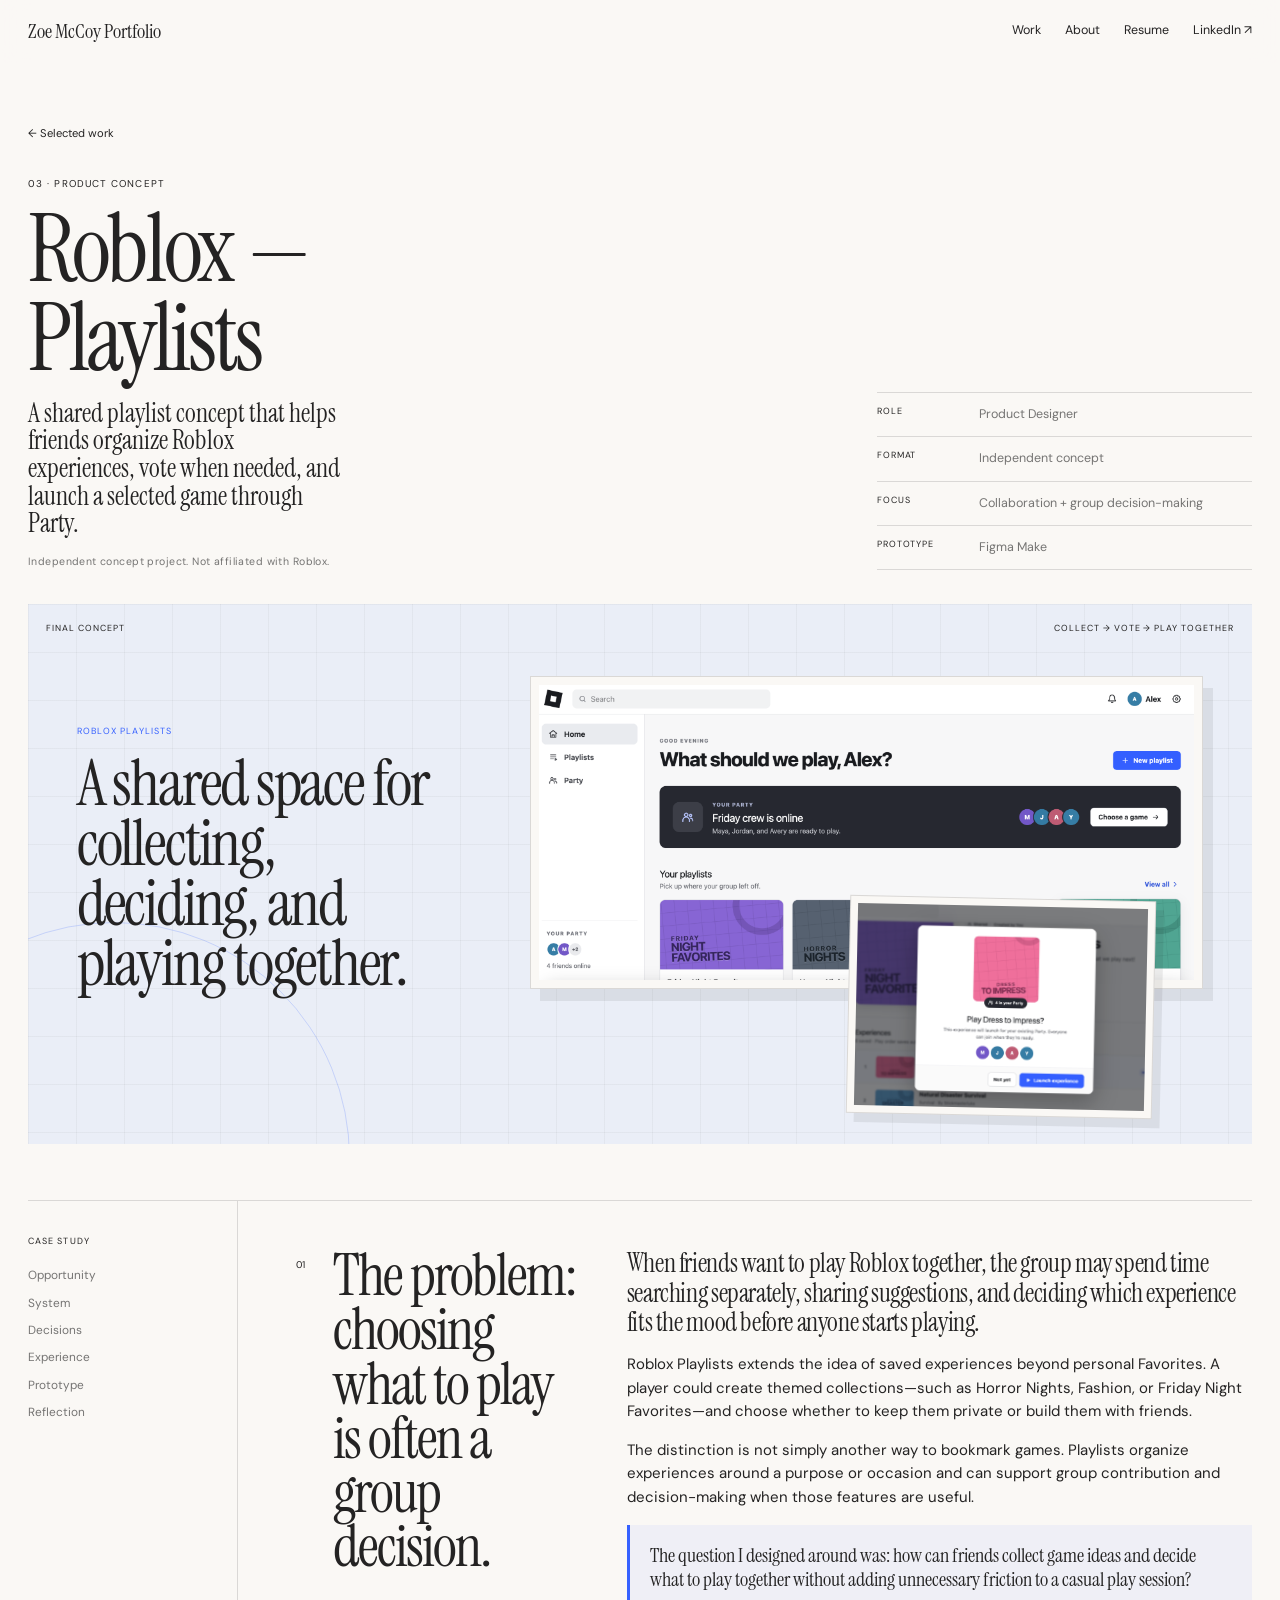
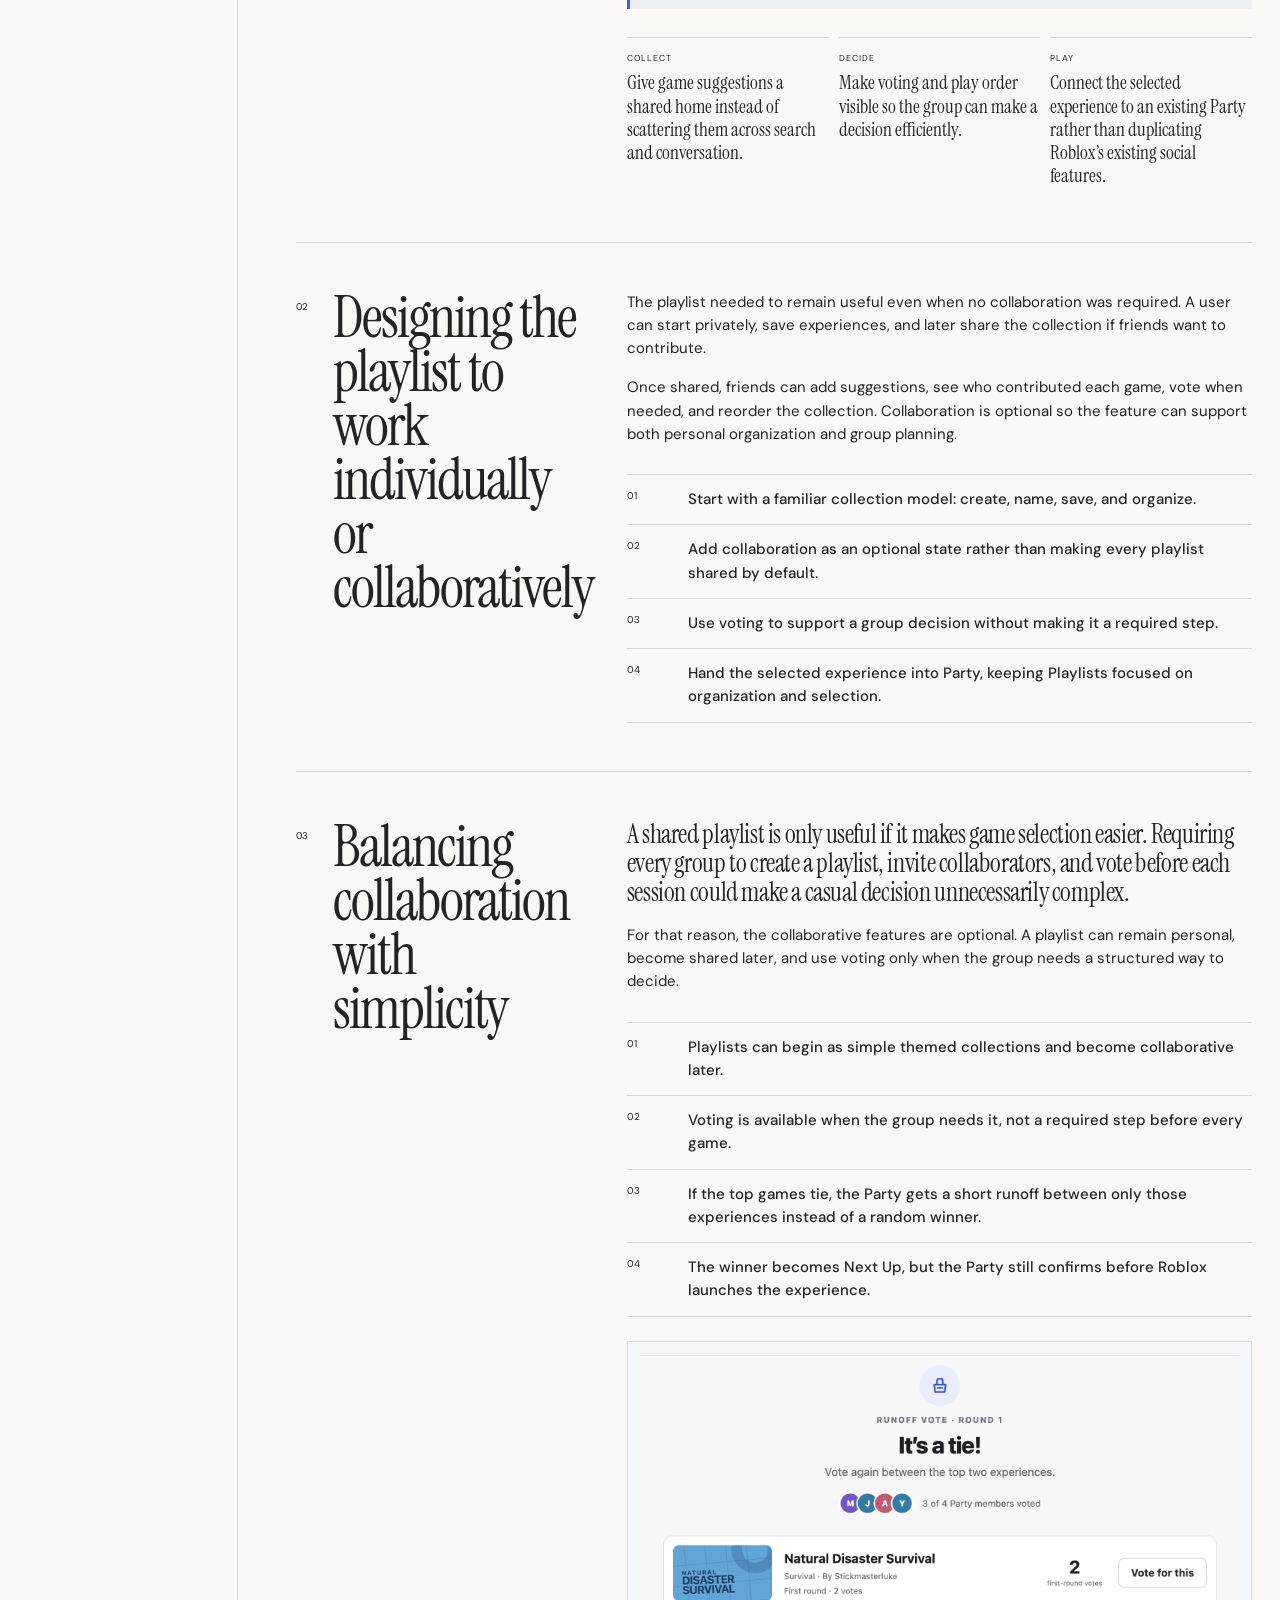
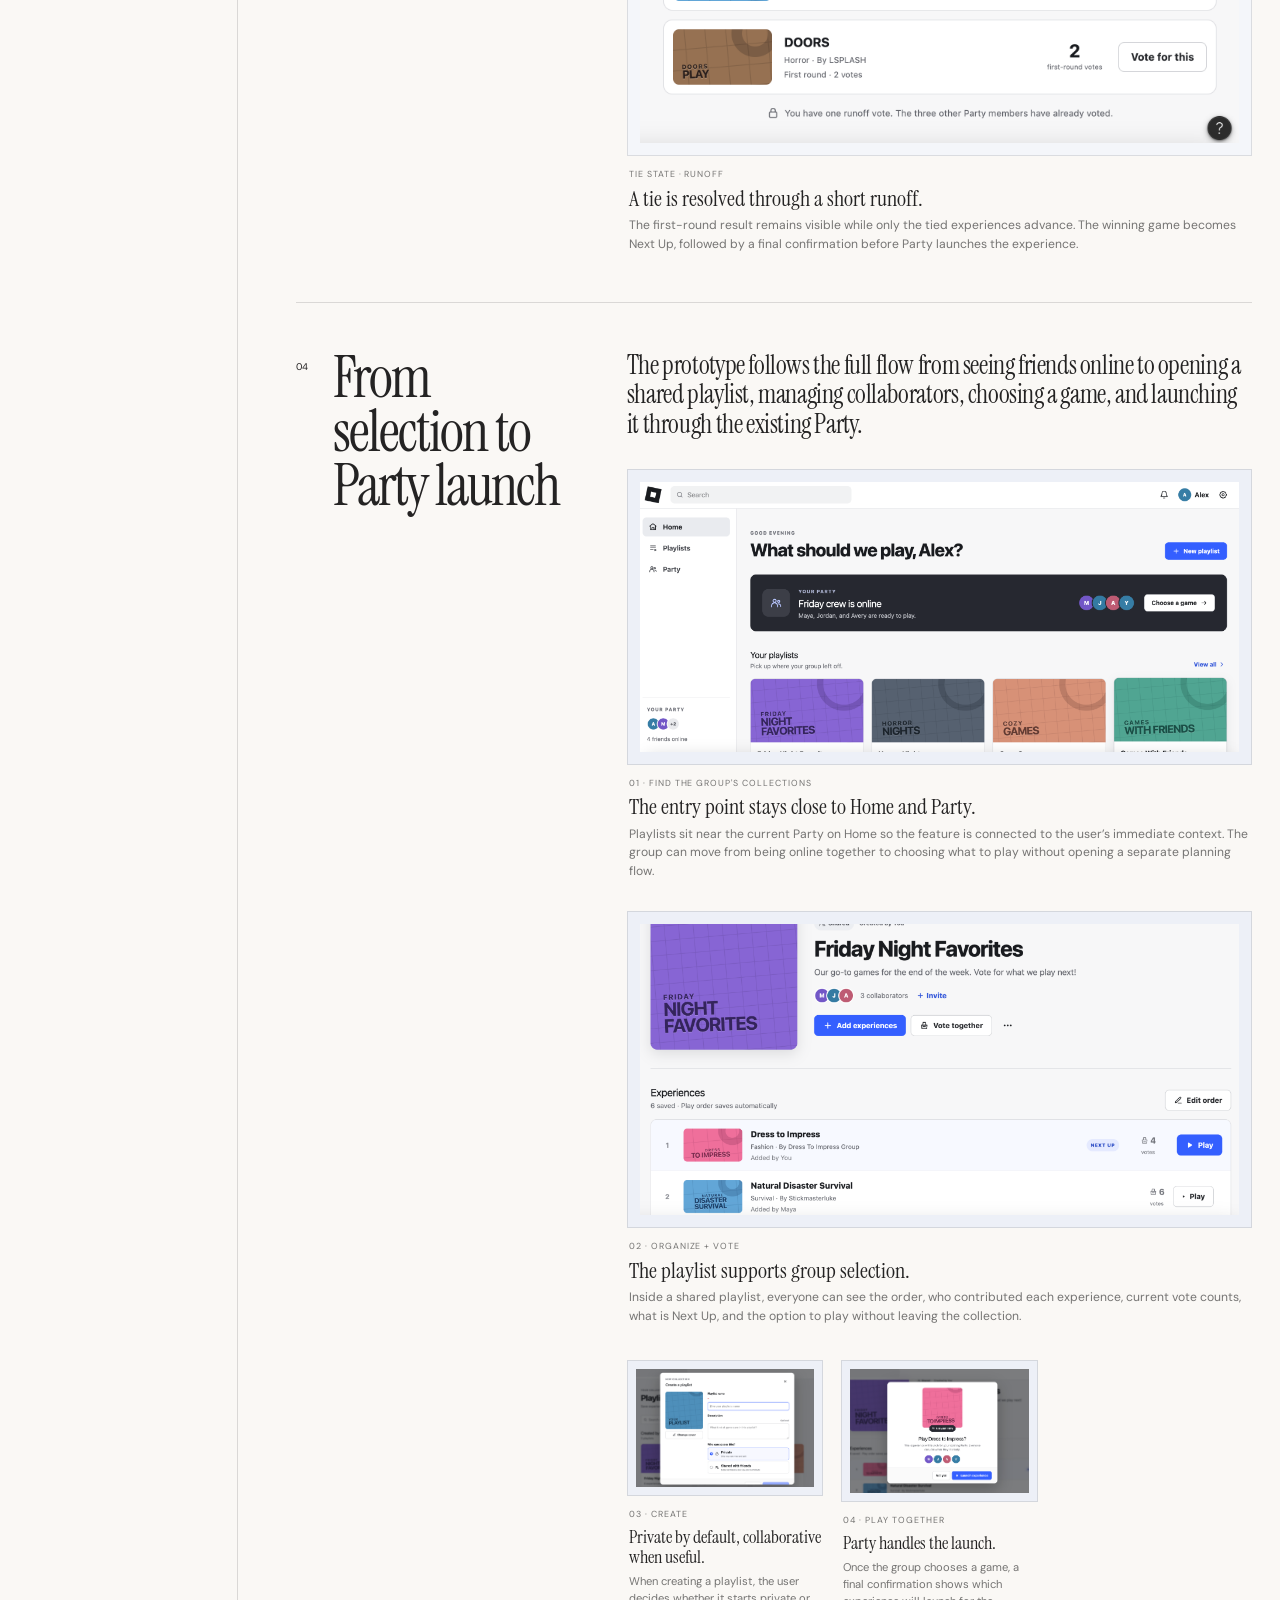
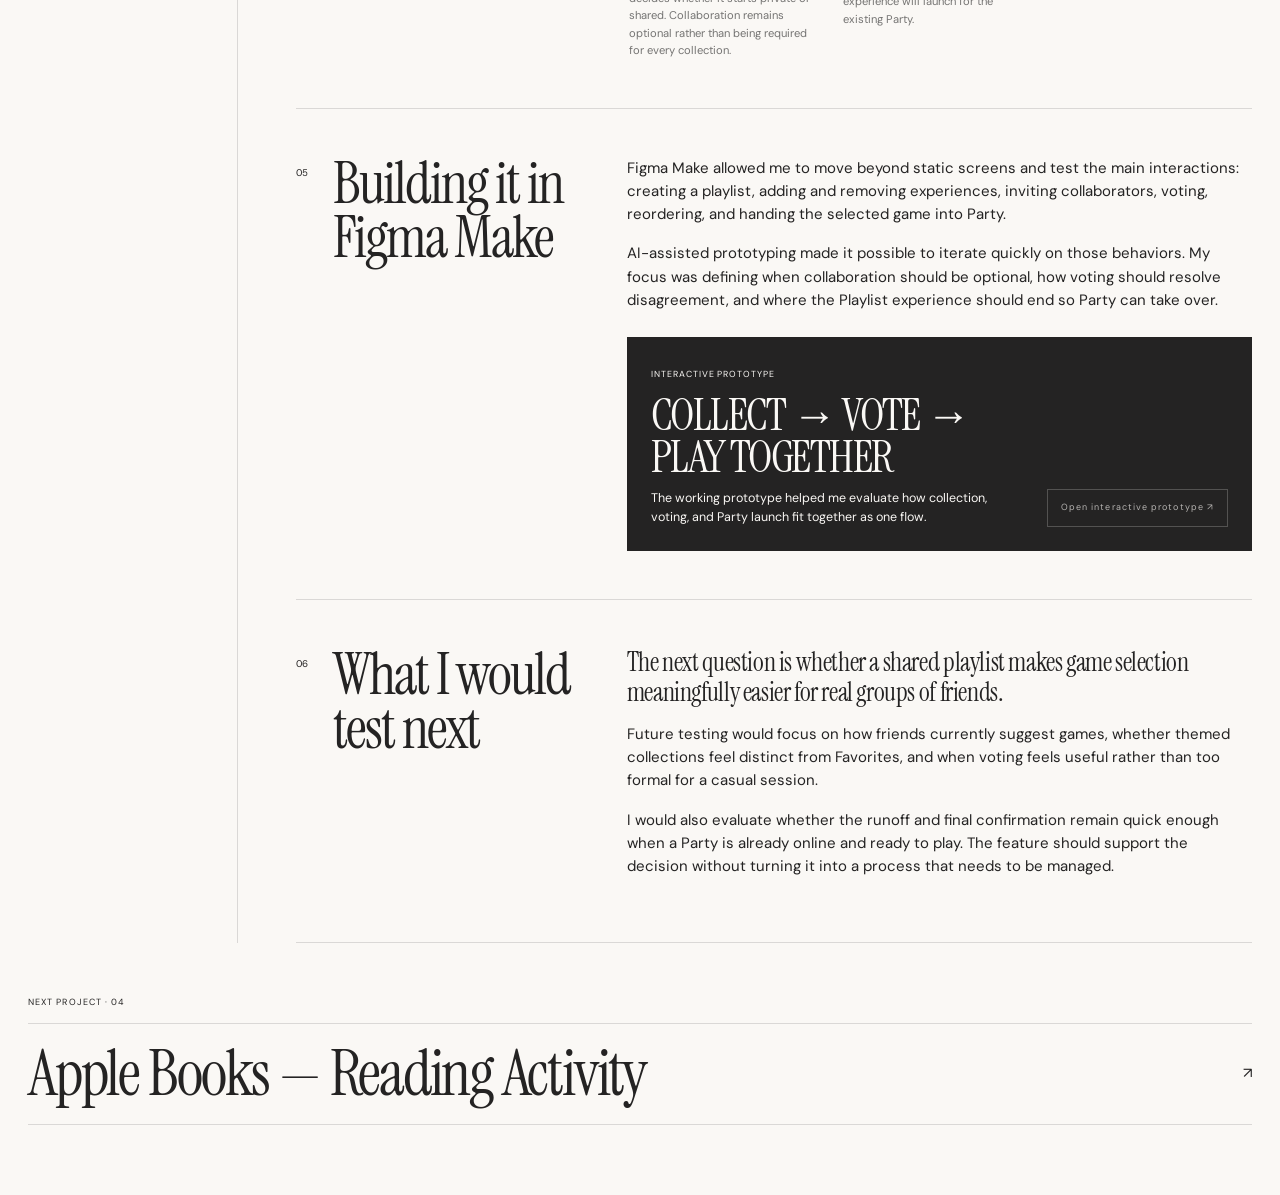
<file: roblox-playlists.html>
<!DOCTYPE html>

<html lang="en">
<head>
<meta charset="utf-8"/>
<meta content="width=device-width, initial-scale=1" name="viewport"/>
<meta content="Roblox Playlists product concept case study by Zoe McCoy." name="description"/>
<title>Roblox — Playlists — Zoe McCoy Portfolio</title>
<link href="roblox-playlists.css" rel="stylesheet"/>
</head>
<body class="case-page roblox-case">
<header class="site-header">
<nav class="nav shell">
<a class="brand" href="index.html">Zoe McCoy Portfolio</a>
<button aria-expanded="false" aria-label="Toggle menu" class="nav-toggle" type="button"><span></span><span></span></button>
<div class="nav-links">
<a href="index.html#work">Work</a>
<a href="index.html#about">About</a>
<a href="Zoe_McCoy_Resume.pdf" rel="noreferrer" target="_blank">Resume</a>
<a href="https://www.linkedin.com/in/zoe-mccoy/" rel="noreferrer" target="_blank">LinkedIn ↗</a>
</div>
</nav>
</header>
<main>
<section class="case-intro shell">
<div class="case-title-block" data-reveal="">
<a class="back-link" href="index.html#work">← Selected work</a>
<p class="case-label">03 · Product Concept</p>
<h1 class="display">Roblox —<br/>Playlists</h1>
<p class="case-subtitle">A shared playlist concept that helps friends organize Roblox experiences, vote when needed, and launch a selected game through Party.</p>
<p class="concept-note">Independent concept project. Not affiliated with Roblox.</p>
</div>
<dl class="case-facts" data-reveal="">
<div><dt>ROLE</dt><dd>Product Designer</dd></div>
<div><dt>FORMAT</dt><dd>Independent concept</dd></div>
<div><dt>FOCUS</dt><dd>Collaboration + group decision-making</dd></div>
<div><dt>PROTOTYPE</dt><dd>Figma Make</dd></div>
</dl>
</section>
<section class="case-visual shell" data-reveal="">
<div class="case-visual-inner roblox-hero-media">
<div class="visual-label"><span>FINAL CONCEPT</span><span>COLLECT → VOTE → PLAY TOGETHER</span></div>
<div class="roblox-hero-copy">
<span>ROBLOX PLAYLISTS</span>
<strong class="display">A shared space for collecting,<br/>deciding, and playing together.</strong>
</div>
<div class="roblox-hero-browser">
<img alt="Roblox Playlists home concept with collaborative playlists and a Party ready to play" src="roblox-home.png"/>
</div>
<div class="roblox-hero-float">
<img alt="Roblox launch confirmation for an existing Party" src="roblox-launch.png"/>
</div>
</div>
</section>
<section class="case-content shell">
<aside class="case-rail">
<div class="rail-sticky">
<span>CASE STUDY</span>
<a href="#problem">Opportunity</a>
<a href="#system">System</a>
<a href="#decisions">Decisions</a>
<a href="#experience">Experience</a>
<a href="#prototype">Prototype</a>
<a href="#reflection">Reflection</a>
</div>
</aside>
<div class="case-sections">
<section class="case-block" data-reveal="" id="problem">
<div class="block-head"><span>01</span><h2 class="display">The problem: choosing what to play is often a group decision.</h2></div>
<div class="block-body">
<p class="case-lede">When friends want to play Roblox together, the group may spend time searching separately, sharing suggestions, and deciding which experience fits the mood before anyone starts playing.</p>
<p>Roblox Playlists extends the idea of saved experiences beyond personal Favorites. A player could create themed collections—such as Horror Nights, Fashion, or Friday Night Favorites—and choose whether to keep them private or build them with friends.</p>
<p>The distinction is not simply another way to bookmark games. Playlists organize experiences around a purpose or occasion and can support group contribution and decision-making when those features are useful.</p>
<p class="hmw">The question I designed around was: how can friends collect game ideas and decide what to play together without adding unnecessary friction to a casual play session?</p>
<div class="opportunity-grid">
<div><span>COLLECT</span><b>Give game suggestions a shared home instead of scattering them across search and conversation.</b></div>
<div><span>DECIDE</span><b>Make voting and play order visible so the group can make a decision efficiently.</b></div>
<div><span>PLAY</span><b>Connect the selected experience to an existing Party rather than duplicating Roblox’s existing social features.</b></div>
</div>
</div>
</section>
<section class="case-block" data-reveal="" id="system">
<div class="block-head"><span>02</span><h2 class="display">Designing the playlist to work individually or collaboratively</h2></div>
<div class="block-body">
<p>The playlist needed to remain useful even when no collaboration was required. A user can start privately, save experiences, and later share the collection if friends want to contribute.</p>
<p>Once shared, friends can add suggestions, see who contributed each game, vote when needed, and reorder the collection. Collaboration is optional so the feature can support both personal organization and group planning.</p>
<div class="process-strip">
<div><span>01</span><b>Start with a familiar collection model: create, name, save, and organize.</b></div>
<div><span>02</span><b>Add collaboration as an optional state rather than making every playlist shared by default.</b></div>
<div><span>03</span><b>Use voting to support a group decision without making it a required step.</b></div>
<div><span>04</span><b>Hand the selected experience into Party, keeping Playlists focused on organization and selection.</b></div>
</div>
</div>
</section>
<section class="case-block" data-reveal="" id="decisions">
<div class="block-head"><span>03</span><h2 class="display">Balancing collaboration with simplicity</h2></div>
<div class="block-body">
<p class="case-lede">A shared playlist is only useful if it makes game selection easier. Requiring every group to create a playlist, invite collaborators, and vote before each session could make a casual decision unnecessarily complex.</p>
<p>For that reason, the collaborative features are optional. A playlist can remain personal, become shared later, and use voting only when the group needs a structured way to decide.</p>
<div class="process-strip">
<div><span>01</span><b>Playlists can begin as simple themed collections and become collaborative later.</b></div>
<div><span>02</span><b>Voting is available when the group needs it, not a required step before every game.</b></div>
<div><span>03</span><b>If the top games tie, the Party gets a short runoff between only those experiences instead of a random winner.</b></div>
<div><span>04</span><b>The winner becomes Next Up, but the Party still confirms before Roblox launches the experience.</b></div>
</div>
<figure class="roblox-shot roblox-shot-wide roblox-runoff">
<div class="roblox-shot-frame"><img alt="Roblox Playlists runoff vote showing a tie between Natural Disaster Survival and DOORS" src="roblox-runoff.png"/></div>
<figcaption><span>TIE STATE · RUNOFF</span><strong>A tie is resolved through a short runoff.</strong><p>The first-round result remains visible while only the tied experiences advance. The winning game becomes Next Up, followed by a final confirmation before Party launches the experience.</p></figcaption>
</figure>
</div>
</section>
<section class="case-block" data-reveal="" id="experience">
<div class="block-head"><span>04</span><h2 class="display">From selection to Party launch</h2></div>
<div class="block-body">
<p class="case-lede">The prototype follows the full flow from seeing friends online to opening a shared playlist, managing collaborators, choosing a game, and launching it through the existing Party.</p>
<figure class="roblox-shot roblox-shot-wide">
<div class="roblox-shot-frame"><img alt="Roblox home concept showing a Party online and a row of saved playlists" src="roblox-home.png"/></div>
<figcaption><span>01 · FIND THE GROUP'S COLLECTIONS</span><strong>The entry point stays close to Home and Party.</strong><p>Playlists sit near the current Party on Home so the feature is connected to the user’s immediate context. The group can move from being online together to choosing what to play without opening a separate planning flow.</p></figcaption>
</figure>
<figure class="roblox-shot roblox-shot-wide">
<div class="roblox-shot-frame"><img alt="Friday Night Favorites playlist with collaborators, voting, game order, and play actions" src="roblox-playlist-detail.png"/></div>
<figcaption><span>02 · ORGANIZE + VOTE</span><strong>The playlist supports group selection.</strong><p>Inside a shared playlist, everyone can see the order, who contributed each experience, current vote counts, what is Next Up, and the option to play without leaving the collection.</p></figcaption>
</figure>
<div class="roblox-modal-grid">
<figure class="roblox-shot roblox-shot-modal">
<div class="roblox-shot-frame"><img alt="Create a playlist modal with private and shared access options" src="roblox-create-playlist.png"/></div>
<figcaption><span>03 · CREATE</span><strong>Private by default, collaborative when useful.</strong><p>When creating a playlist, the user decides whether it starts private or shared. Collaboration remains optional rather than being required for every collection.</p></figcaption>
</figure>
<figure class="roblox-shot roblox-shot-modal">
<div class="roblox-shot-frame"><img alt="Play Dress to Impress confirmation for four people in an existing Party" src="roblox-launch.png"/></div>
<figcaption><span>04 · PLAY TOGETHER</span><strong>Party handles the launch.</strong><p>Once the group chooses a game, a final confirmation shows which experience will launch for the existing Party.</p></figcaption>
</figure>
</div>
</div>
</section>
<section class="case-block" data-reveal="" id="prototype">
<div class="block-head"><span>05</span><h2 class="display">Building it in Figma Make</h2></div>
<div class="block-body">
<p>Figma Make allowed me to move beyond static screens and test the main interactions: creating a playlist, adding and removing experiences, inviting collaborators, voting, reordering, and handing the selected game into Party.</p>
<p>AI-assisted prototyping made it possible to iterate quickly on those behaviors. My focus was defining when collaboration should be optional, how voting should resolve disagreement, and where the Playlist experience should end so Party can take over.</p>
<div class="prototype-callout roblox-callout">
<div><span>INTERACTIVE PROTOTYPE</span><h3 class="display">COLLECT → VOTE → PLAY TOGETHER</h3><p>The working prototype helped me evaluate how collection, voting, and Party launch fit together as one flow.</p></div>
<a class="prototype-status prototype-link" href="https://match-thing-02027075.figma.site/" rel="noreferrer" target="_blank">Open interactive prototype ↗</a>
</div>
</div>
</section>
<section class="case-block" data-reveal="" id="reflection">
<div class="block-head"><span>06</span><h2 class="display">What I would test next</h2></div>
<div class="block-body">
<p class="case-lede">The next question is whether a shared playlist makes game selection meaningfully easier for real groups of friends.</p>
<p>Future testing would focus on how friends currently suggest games, whether themed collections feel distinct from Favorites, and when voting feels useful rather than too formal for a casual session.</p>
<p>I would also evaluate whether the runoff and final confirmation remain quick enough when a Party is already online and ready to play. The feature should support the decision without turning it into a process that needs to be managed.</p>
</div>
</section>
</div>
</section>
<section class="next-project shell"><span>NEXT PROJECT · 04</span><a href="apple-books-reading-activity.html"><strong class="display">Apple Books — Reading Activity</strong><span>↗</span></a></section>
</main>
<script defer="" src="case-study.js"></script>
</body>
</html>
</file>
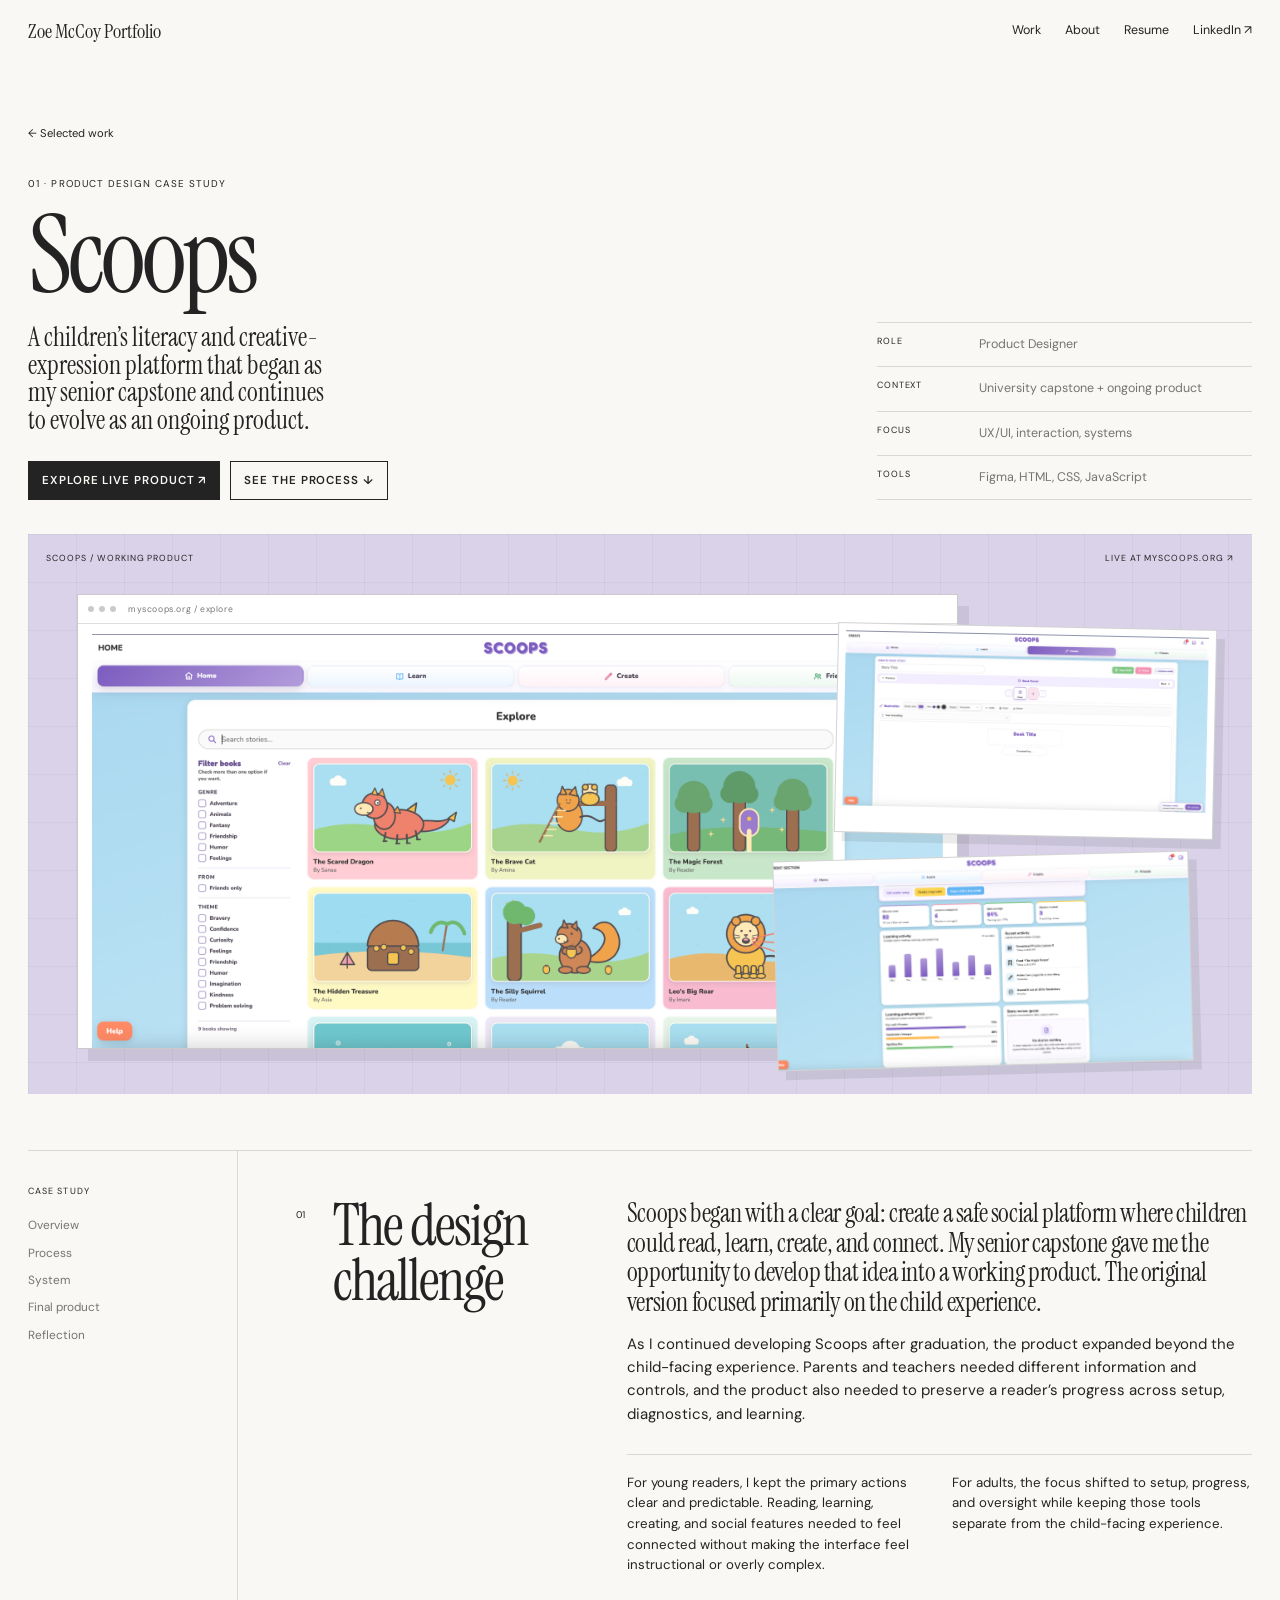
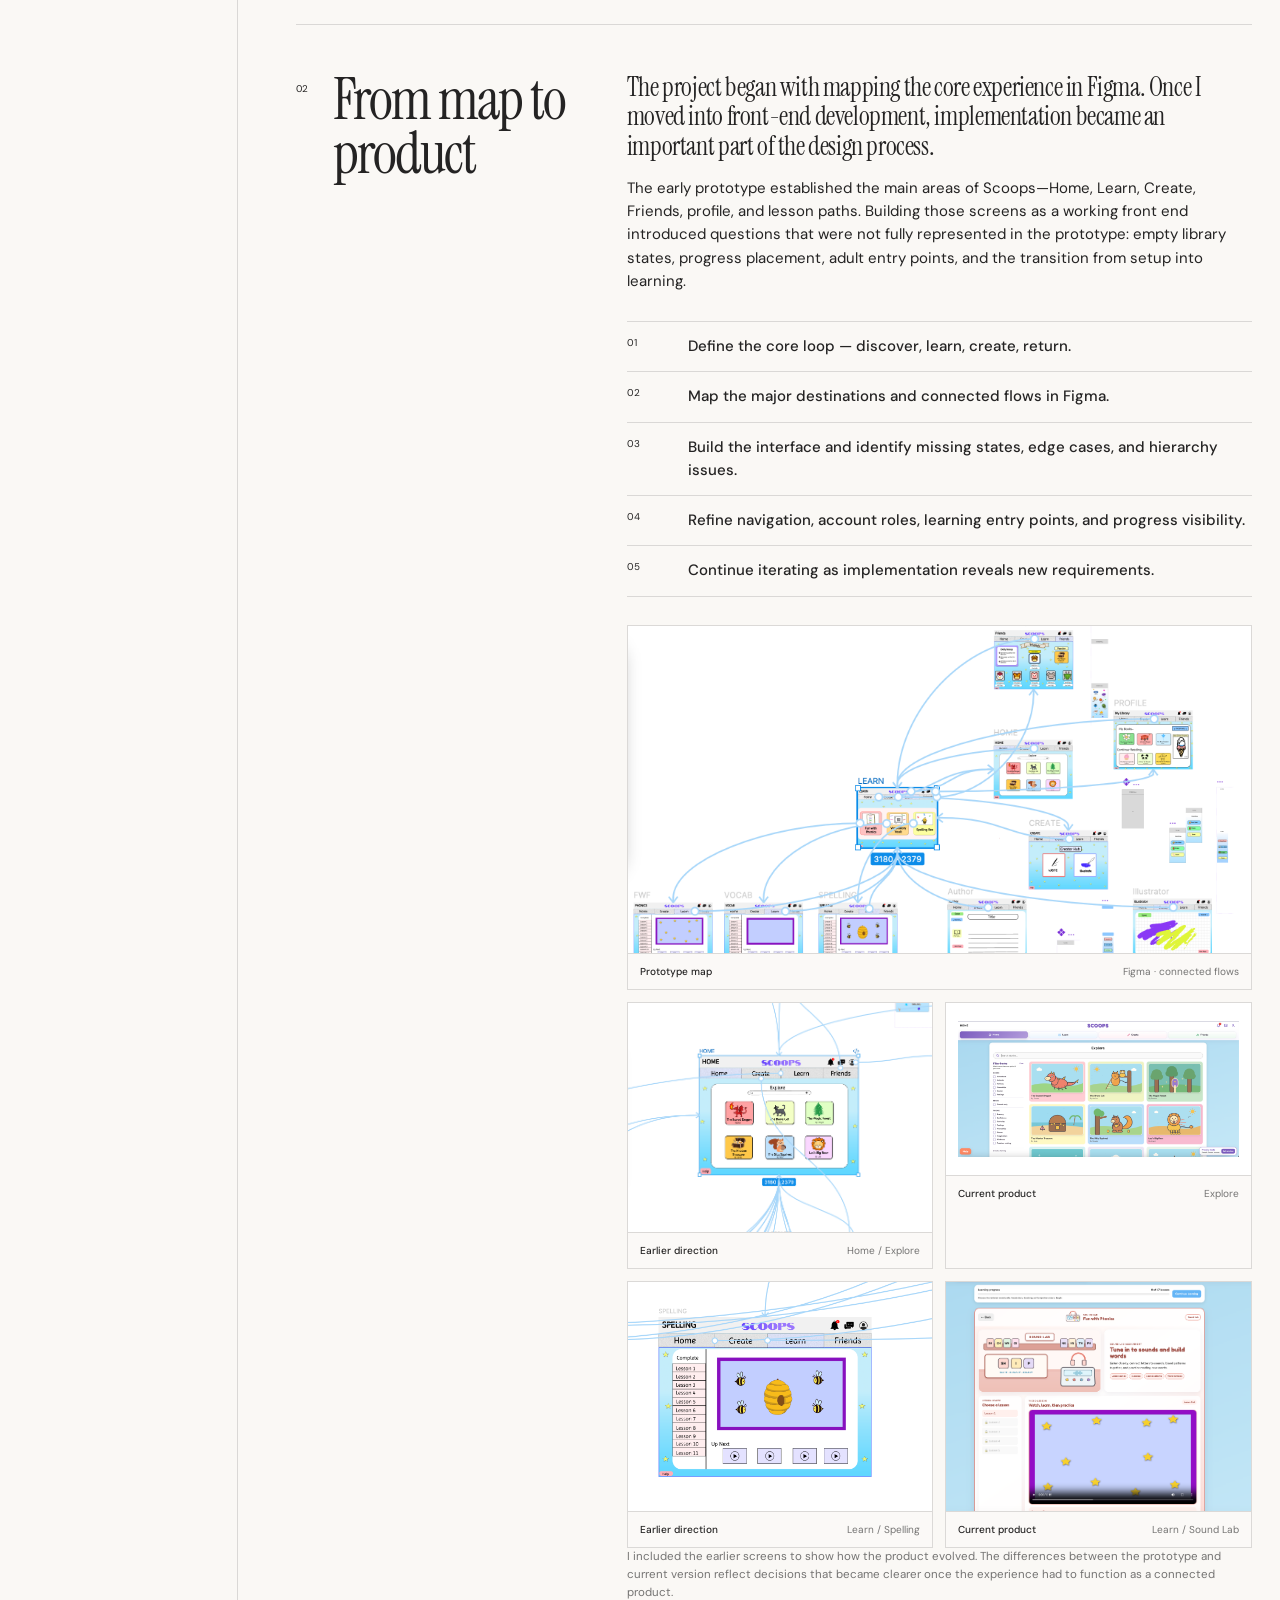
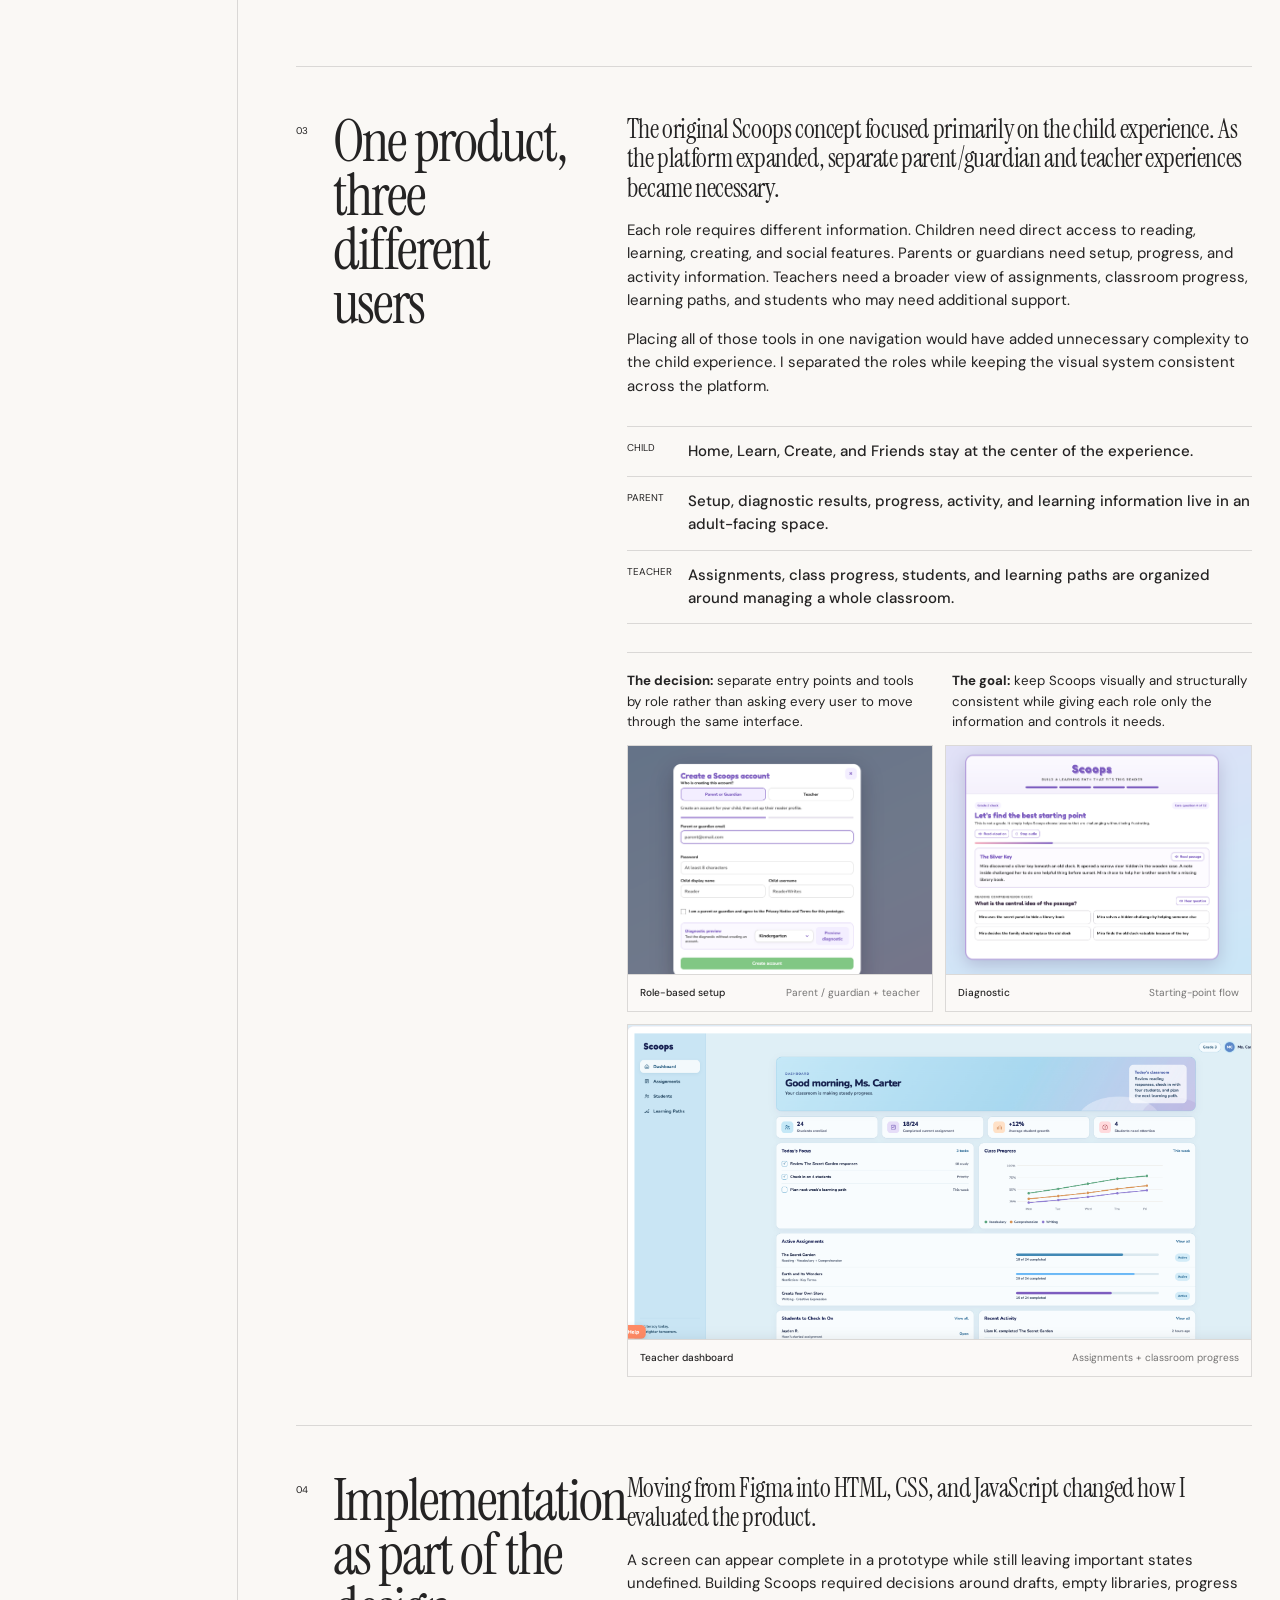
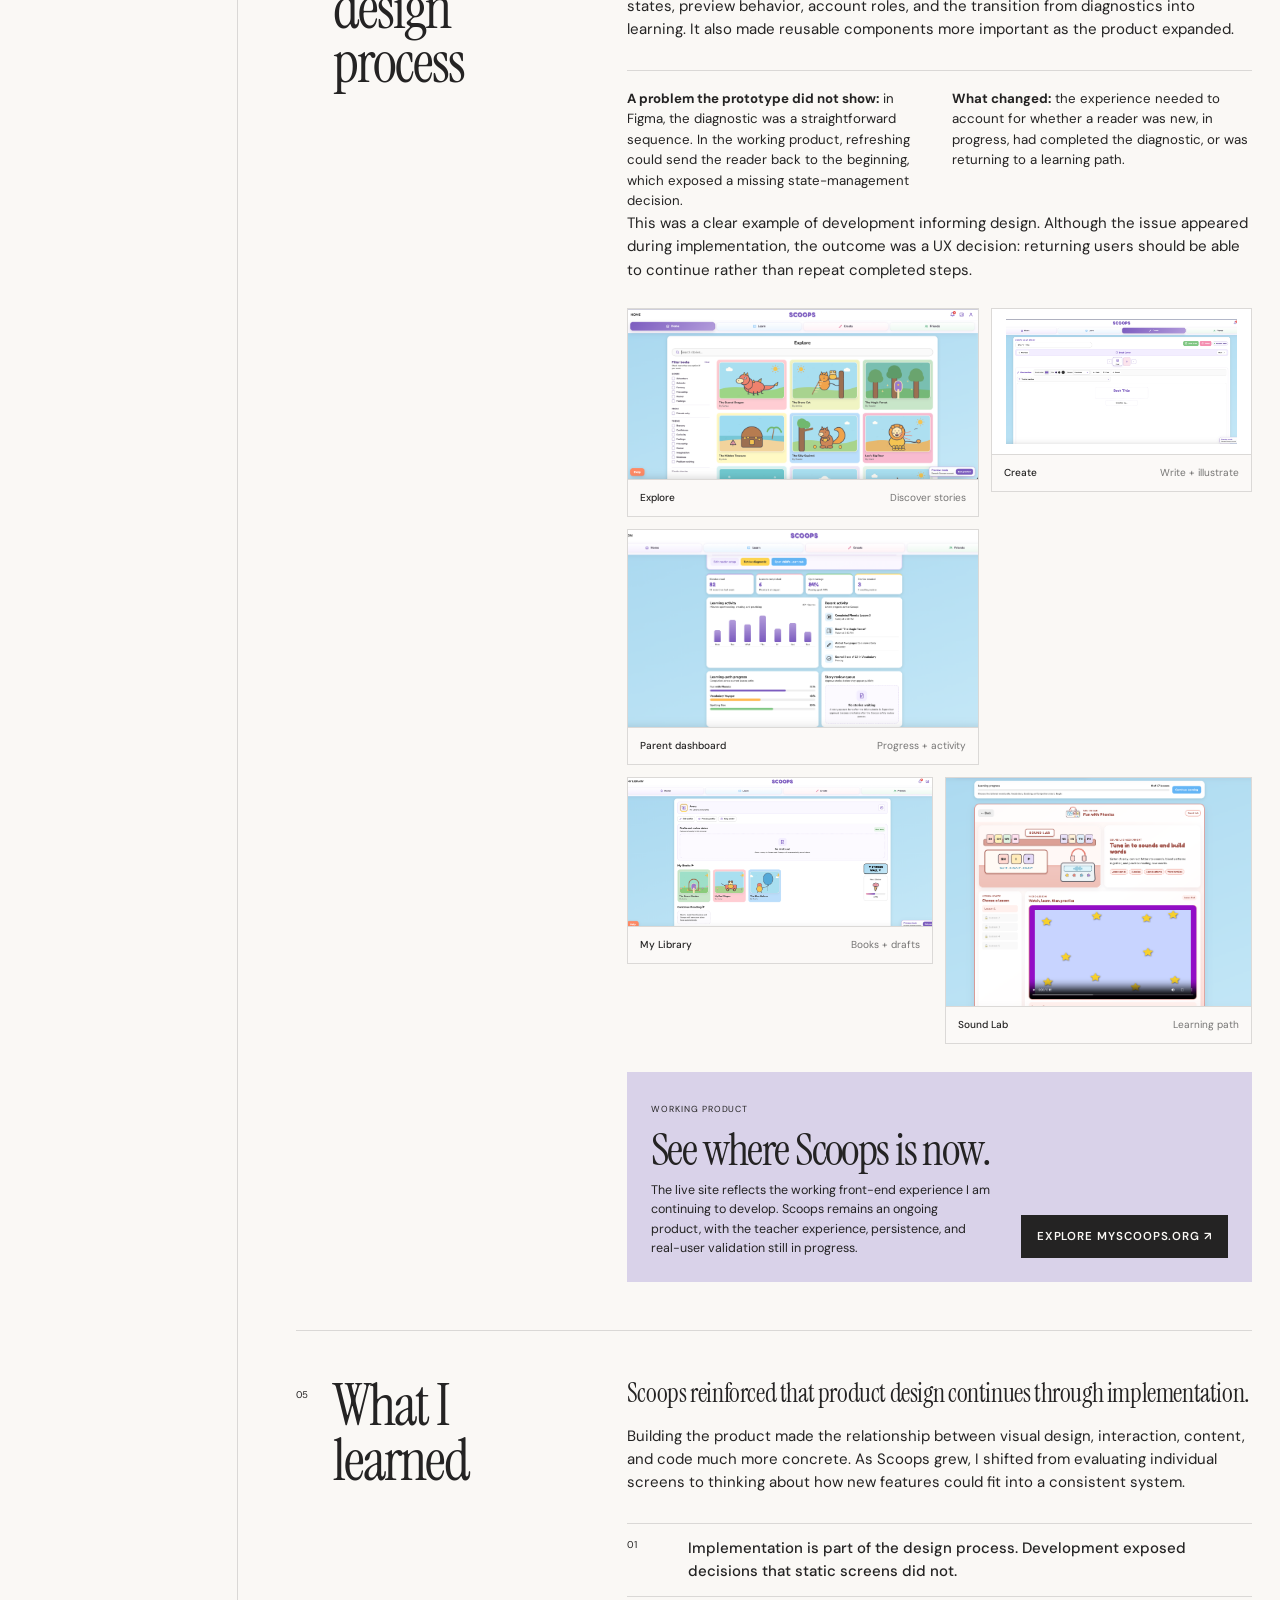
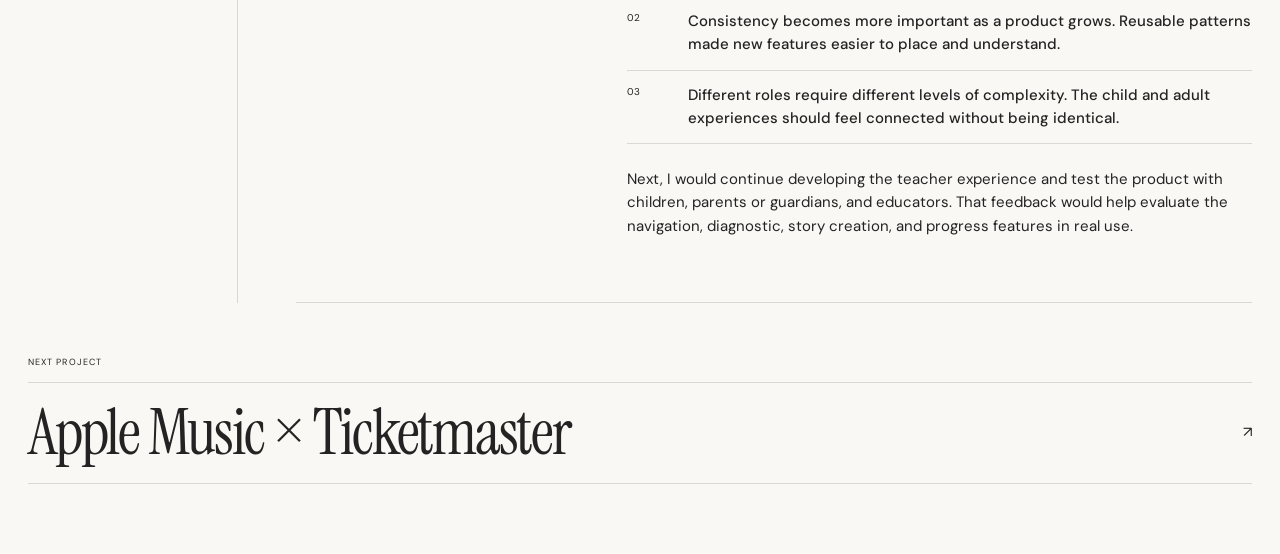
<file: scoops.html>
<!DOCTYPE html>

<html lang="en">
<head>
<meta charset="utf-8"/>
<meta content="width=device-width, initial-scale=1" name="viewport"/>
<meta content="Scoops product design case study by Zoe McCoy." name="description"/>
<title>Scoops — Zoe McCoy Portfolio</title>
<link href="scoops.css" rel="stylesheet"/>
</head>
<body class="case-page">
<header class="site-header">
<nav class="nav shell"><a class="brand" href="index.html">Zoe McCoy Portfolio</a><button aria-expanded="false" aria-label="Toggle menu" class="nav-toggle" type="button"><span></span><span></span></button><div class="nav-links"><a href="index.html#work">Work</a><a href="index.html#about">About</a><a href="Zoe_McCoy_Resume.pdf" target="_blank" rel="noreferrer">Resume</a><a href="https://www.linkedin.com/in/zoe-mccoy/" rel="noreferrer" target="_blank">LinkedIn ↗</a></div></nav>
</header>
<main>
<section class="case-intro shell">
<div class="case-title-block" data-reveal=""><a class="back-link" href="index.html#work">← Selected work</a><p class="case-label">01 · Product Design Case Study</p><h1 class="display">Scoops</h1><p class="case-subtitle">A children’s literacy and creative-expression platform that began as my senior capstone and continues to evolve as an ongoing product.</p><div class="case-actions"><a class="button button-dark" href="https://myscoops.org/" rel="noreferrer" target="_blank">Explore live product ↗</a><a class="button button-ghost" href="#process">See the process ↓</a></div></div>
<dl class="case-facts" data-reveal=""><div><dt>ROLE</dt><dd>Product Designer</dd></div><div><dt>CONTEXT</dt><dd>University capstone + ongoing product</dd></div><div><dt>FOCUS</dt><dd>UX/UI, interaction, systems</dd></div><div><dt>TOOLS</dt><dd>Figma, HTML, CSS, JavaScript</dd></div></dl>
</section>
<section class="case-visual shell" data-reveal="">
<div class="scoops-live-visual">
<div class="live-visual-label"><span>SCOOPS / WORKING PRODUCT</span><span>LIVE AT MYSCOOPS.ORG ↗</span></div>
<div class="media-browser"><div class="media-browser-bar"><i></i><i></i><i></i><span>myscoops.org / explore</span></div><img alt="Scoops Explore page with filters and a library of children's stories" src="explore.png"/></div>
<div class="floating-shot shot-create"><img alt="Scoops Create interface" src="create.png"/></div>
<div class="floating-shot shot-parent"><img alt="Scoops parent dashboard" src="parent-dashboard.png"/></div>
</div>
</section>
<section class="case-content shell">
<aside class="case-rail"><div class="rail-sticky"><span>CASE STUDY</span><a href="#overview">Overview</a><a href="#process">Process</a><a href="#system">System</a><a href="#final">Final product</a><a href="#reflection">Reflection</a></div></aside>
<div class="case-sections">
<section class="case-block" data-reveal="" id="overview"><div class="block-head"><span>01</span><h2 class="display">The design challenge</h2></div><div class="block-body"><p class="case-lede">Scoops began with a clear goal: create a safe social platform where children could read, learn, create, and connect. My senior capstone gave me the opportunity to develop that idea into a working product. The original version focused primarily on the child experience.</p><p>As I continued developing Scoops after graduation, the product expanded beyond the child-facing experience. Parents and teachers needed different information and controls, and the product also needed to preserve a reader’s progress across setup, diagnostics, and learning.</p><div class="split-note"><p>For young readers, I kept the primary actions clear and predictable. Reading, learning, creating, and social features needed to feel connected without making the interface feel instructional or overly complex.</p><p>For adults, the focus shifted to setup, progress, and oversight while keeping those tools separate from the child-facing experience.</p></div></div></section>
<section class="case-block" data-reveal="" id="process"><div class="block-head"><span>02</span><h2 class="display">From map to product</h2></div><div class="block-body"><p class="case-lede">The project began with mapping the core experience in Figma. Once I moved into front-end development, implementation became an important part of the design process.</p><p>The early prototype established the main areas of Scoops—Home, Learn, Create, Friends, profile, and lesson paths. Building those screens as a working front end introduced questions that were not fully represented in the prototype: empty library states, progress placement, adult entry points, and the transition from setup into learning.</p><div class="process-strip"><div><span>01</span><b>Define the core loop — discover, learn, create, return.</b></div><div><span>02</span><b>Map the major destinations and connected flows in Figma.</b></div><div><span>03</span><b>Build the interface and identify missing states, edge cases, and hierarchy issues.</b></div><div><span>04</span><b>Refine navigation, account roles, learning entry points, and progress visibility.</b></div><div><span>05</span><b>Continue iterating as implementation reveals new requirements.</b></div></div><div class="process-media"><figure class="media-card flow-card"><img alt="Figma prototype map showing connected Scoops screens and user flows" src="figma-flow.png"/><figcaption><strong>Prototype map</strong><span>Figma · connected flows</span></figcaption></figure><figure class="media-card iteration-pair"><img alt="Early Figma design for the Scoops Home screen" src="figma-home.png"/><figcaption><strong>Earlier direction</strong><span>Home / Explore</span></figcaption></figure><figure class="media-card iteration-pair final wide-product-shot"><img alt="Current Scoops Explore page" src="explore.png"/><figcaption><strong>Current product</strong><span>Explore</span></figcaption></figure><figure class="media-card iteration-pair"><img alt="Early Figma design for a Scoops spelling lesson" src="figma-spelling.png"/><figcaption><strong>Earlier direction</strong><span>Learn / Spelling</span></figcaption></figure><figure class="media-card iteration-pair final"><img alt="Current Scoops phonics lesson interface" src="sound-lab.png"/><figcaption><strong>Current product</strong><span>Learn / Sound Lab</span></figcaption></figure></div><p class="media-note">I included the earlier screens to show how the product evolved. The differences between the prototype and current version reflect decisions that became clearer once the experience had to function as a connected product.</p></div></section>
<section class="case-block" data-reveal="" id="system"><div class="block-head"><span>03</span><h2 class="display">One product, three different users</h2></div><div class="block-body"><p class="case-lede">The original Scoops concept focused primarily on the child experience. As the platform expanded, separate parent/guardian and teacher experiences became necessary.</p><p>Each role requires different information. Children need direct access to reading, learning, creating, and social features. Parents or guardians need setup, progress, and activity information. Teachers need a broader view of assignments, classroom progress, learning paths, and students who may need additional support.</p><p>Placing all of those tools in one navigation would have added unnecessary complexity to the child experience. I separated the roles while keeping the visual system consistent across the platform.</p><div class="process-strip"><div><span>CHILD</span><b>Home, Learn, Create, and Friends stay at the center of the experience.</b></div><div><span>PARENT</span><b>Setup, diagnostic results, progress, activity, and learning information live in an adult-facing space.</b></div><div><span>TEACHER</span><b>Assignments, class progress, students, and learning paths are organized around managing a whole classroom.</b></div></div><div class="split-note"><p><strong>The decision:</strong> separate entry points and tools by role rather than asking every user to move through the same interface.</p><p><strong>The goal:</strong> keep Scoops visually and structurally consistent while giving each role only the information and controls it needs.</p></div><div class="supporting-gallery"><figure class="media-card"><img alt="Scoops account creation flow for a parent or guardian" src="account.png"/><figcaption><strong>Role-based setup</strong><span>Parent / guardian + teacher</span></figcaption></figure><figure class="media-card"><img alt="Scoops reading diagnostic preview" src="diagnostic.png"/><figcaption><strong>Diagnostic</strong><span>Starting-point flow</span></figcaption></figure><figure class="media-card teacher-dashboard-card"><img alt="Scoops teacher dashboard showing assignments, class progress, learning paths, and students who need attention" src="teacher-dashboard.png"/><figcaption><strong>Teacher dashboard</strong><span>Assignments + classroom progress</span></figcaption></figure></div></div></section>
<section class="case-block" data-reveal="" id="final"><div class="block-head"><span>04</span><h2 class="display">Implementation as part of the design process</h2></div><div class="block-body"><p class="case-lede">Moving from Figma into HTML, CSS, and JavaScript changed how I evaluated the product.</p><p>A screen can appear complete in a prototype while still leaving important states undefined. Building Scoops required decisions around drafts, empty libraries, progress states, preview behavior, account roles, and the transition from diagnostics into learning. It also made reusable components more important as the product expanded.</p><div class="split-note"><p><strong>A problem the prototype did not show:</strong> in Figma, the diagnostic was a straightforward sequence. In the working product, refreshing could send the reader back to the beginning, which exposed a missing state-management decision.</p><p><strong>What changed:</strong> the experience needed to account for whether a reader was new, in progress, had completed the diagnostic, or was returning to a learning path.</p></div><p>This was a clear example of development informing design. Although the issue appeared during implementation, the outcome was a UX decision: returning users should be able to continue rather than repeat completed steps.</p><div class="final-gallery"><figure class="media-card"><img alt="Scoops Explore story library" src="explore.png"/><figcaption><strong>Explore</strong><span>Discover stories</span></figcaption></figure><figure class="media-card wide-product-shot"><img alt="Scoops story creation interface" src="create.png"/><figcaption><strong>Create</strong><span>Write + illustrate</span></figcaption></figure><figure class="media-card"><img alt="Scoops parent dashboard" src="parent-dashboard.png"/><figcaption><strong>Parent dashboard</strong><span>Progress + activity</span></figcaption></figure></div><div class="supporting-gallery"><figure class="media-card wide-product-shot library-shot"><img alt="Scoops reader library" src="library.png"/><figcaption><strong>My Library</strong><span>Books + drafts</span></figcaption></figure><figure class="media-card"><img alt="Scoops Sound Lab phonics lesson" src="sound-lab.png"/><figcaption><strong>Sound Lab</strong><span>Learning path</span></figcaption></figure></div><div class="live-product-card"><div><span>WORKING PRODUCT</span><h3 class="display">See where Scoops is now.</h3><p>The live site reflects the working front-end experience I am continuing to develop. Scoops remains an ongoing product, with the teacher experience, persistence, and real-user validation still in progress.</p></div><a class="button button-dark" href="https://myscoops.org/" rel="noreferrer" target="_blank">Explore myscoops.org ↗</a></div></div></section>
<section class="case-block" data-reveal="" id="reflection"><div class="block-head"><span>05</span><h2 class="display">What I learned</h2></div><div class="block-body"><p class="case-lede">Scoops reinforced that product design continues through implementation.</p><p>Building the product made the relationship between visual design, interaction, content, and code much more concrete. As Scoops grew, I shifted from evaluating individual screens to thinking about how new features could fit into a consistent system.</p><div class="process-strip"><div><span>01</span><b>Implementation is part of the design process. Development exposed decisions that static screens did not.</b></div><div><span>02</span><b>Consistency becomes more important as a product grows. Reusable patterns made new features easier to place and understand.</b></div><div><span>03</span><b>Different roles require different levels of complexity. The child and adult experiences should feel connected without being identical.</b></div></div><p style="margin-top:24px">Next, I would continue developing the teacher experience and test the product with children, parents or guardians, and educators. That feedback would help evaluate the navigation, diagnostic, story creation, and progress features in real use.</p></div></section>
</div>
</section>
<section class="next-project shell"><span>NEXT PROJECT</span><a href="apple-music-concert-crew.html"><strong class="display">Apple Music × Ticketmaster</strong><span>↗</span></a></section>
</main>
<script defer="" src="case-study.js"></script>
</body>
</html>
</file>
<file: index.css>
@import url('https://fonts.googleapis.com/css2?family=DM+Sans:wght@400;500;600&family=Instrument+Serif:ital@0;1&display=swap');

:root{
  --ivory:rgba(250,248,245,1);--ink:rgba(36,35,35,1);--lavender:rgba(217,210,233,1);--sage:rgba(220,229,220,1);--peach:rgba(241,221,211,1);
  --soft:rgba(36,35,35,.62);--line:rgba(36,35,35,.15);--serif:'Instrument Serif',Georgia,serif;--sans:'DM Sans',system-ui,sans-serif;
  --shell:min(1480px,calc(100vw - 56px));
}
*{box-sizing:border-box}html{scroll-behavior:smooth}body{margin:0;background:var(--ivory);color:var(--ink);font-family:var(--sans);font-size:15px;line-height:1.55;-webkit-font-smoothing:antialiased}body::selection{background:var(--lavender)}a{color:inherit;text-decoration:none}button{font:inherit;color:inherit}.shell{width:var(--shell);margin-inline:auto}.display{font-family:var(--serif);font-weight:400;letter-spacing:-.035em;line-height:.94}.soft{color:var(--soft)}
.site-header{position:sticky;top:0;z-index:100;background:rgba(250,248,245,.88);backdrop-filter:blur(14px);border-bottom:1px solid transparent;transition:.2s}.site-header.scrolled{border-color:var(--line);background:rgba(250,248,245,.96)}.nav{height:62px;display:flex;align-items:center;justify-content:space-between}.brand{font-family:var(--serif);font-size:1.25rem}.nav-links{display:flex;gap:24px;font-size:.78rem;align-items:center}.nav-links a{position:relative}.nav-links a:after{content:"";position:absolute;left:0;bottom:-5px;width:100%;height:1px;background:var(--ink);transform:scaleX(0);transform-origin:right;transition:transform .18s}.nav-links a:hover:after{transform:scaleX(1);transform-origin:left}.nav-toggle{display:none;background:none;border:0;padding:8px}.nav-toggle span{display:block;width:20px;height:1px;background:var(--ink);margin:5px}

/* HOME HERO */
.home-hero{min-height:calc(100svh - 62px);display:grid;grid-template-columns:.78fr 1.22fr;gap:clamp(36px,5vw,80px);align-items:center;padding:38px 0 42px}.hero-copy{max-width:570px}.status-line{display:flex;gap:10px;align-items:center;text-transform:uppercase;letter-spacing:.09em;font-size:.66rem;font-weight:600;margin-bottom:28px}.status-dot{width:7px;height:7px;border-radius:50%;background:var(--lavender);box-shadow:0 0 0 4px rgba(217,210,233,.35)}.hero-name{font-size:clamp(4.7rem,7.3vw,8.4rem);margin:0 0 24px}.hero-statement{font-family:var(--serif);font-size:clamp(1.6rem,2.4vw,2.55rem);line-height:1.04;letter-spacing:-.02em;max-width:16ch;margin:0 0 22px}.hero-statement em{font-weight:400;color:rgba(91,72,128,1)}.hero-intro{max-width:520px;color:var(--soft);margin:0 0 28px;font-size:.92rem}.hero-actions{display:flex;align-items:center;gap:22px}.button{display:inline-flex;align-items:center;justify-content:space-between;gap:16px;padding:12px 15px;border:1px solid var(--ink);font-size:.72rem;text-transform:uppercase;letter-spacing:.08em;font-weight:600;transition:transform .18s,background .18s,color .18s}.button:hover{transform:translateY(-2px)}.button-dark{background:var(--ink);color:var(--ivory)}.button-light{background:var(--ivory);color:var(--ink);border-color:var(--ivory)}.quiet-link{font-size:.76rem;border-bottom:1px solid var(--ink);padding-bottom:2px}
.hero-board{position:relative;min-height:590px;background:var(--lavender);overflow:hidden;border:1px solid rgba(36,35,35,.08);padding:22px}.hero-board:before{content:"";position:absolute;inset:0;background-image:linear-gradient(rgba(36,35,35,.06) 1px,transparent 1px),linear-gradient(90deg,rgba(36,35,35,.06) 1px,transparent 1px);background-size:48px 48px;mask-image:linear-gradient(to bottom,black,transparent 88%)}.board-topline{position:relative;z-index:2;display:flex;justify-content:space-between;font-size:.6rem;letter-spacing:.13em}.board-word{position:absolute;left:6%;top:16%;font-size:clamp(6.7rem,11vw,12rem);color:rgba(36,35,35,.16);white-space:nowrap}.board-window{position:absolute;left:13%;right:8%;top:31%;height:49%;background:var(--ivory);border:1px solid rgba(36,35,35,.24);box-shadow:10px 12px 0 rgba(36,35,35,.08);z-index:3}.window-bar{height:34px;border-bottom:1px solid var(--line);display:flex;align-items:center;gap:5px;padding:0 10px;font-size:.57rem;letter-spacing:.08em;color:var(--soft)}.window-bar i{width:7px;height:7px;border-radius:50%;background:var(--ink);opacity:.25}.window-bar span{margin-left:6px}.window-body{height:calc(100% - 34px);display:grid;grid-template-columns:52px 1fr}.mini-sidebar{border-right:1px solid var(--line);padding:14px 0;display:flex;align-items:center;flex-direction:column;gap:19px}.mini-sidebar b{font-family:var(--serif);font-size:1.2rem}.mini-sidebar span{width:16px;height:1px;background:var(--ink);opacity:.28}.mini-canvas{padding:clamp(22px,3vw,42px);display:flex;flex-direction:column;justify-content:center}.mini-label{font-size:.56rem;letter-spacing:.12em;margin-bottom:14px}.mini-title{font-size:clamp(2.5rem,4vw,5.1rem);margin-bottom:25px}.mini-row{display:flex;flex-wrap:wrap;gap:8px 16px;font-size:.55rem;letter-spacing:.1em}.mini-progress{height:3px;background:rgba(36,35,35,.1);margin-top:18px}.mini-progress span{display:block;width:64%;height:100%;background:var(--ink)}.board-chip{position:absolute;z-index:5;border:1px solid rgba(36,35,35,.25);background:var(--ivory);padding:8px 12px;font-size:.64rem;letter-spacing:.07em;text-transform:uppercase;box-shadow:4px 4px 0 rgba(36,35,35,.08)}.chip-one{right:5%;top:22%;transform:rotate(3deg)}.chip-two{left:4%;bottom:19%;transform:rotate(-5deg);background:var(--sage)}.chip-three{right:6%;bottom:8%;transform:rotate(2deg);background:var(--peach)}.board-note{position:absolute;left:4%;bottom:6%;font-family:var(--serif);font-size:1.15rem;display:flex;gap:10px;align-items:center;z-index:4}.board-note span{font-family:var(--sans);font-size:.9rem}
.ticker{overflow:hidden;border-top:1px solid var(--line);border-bottom:1px solid var(--line);padding:10px 0}.ticker-track{display:flex;width:max-content;align-items:center;gap:18px;animation:ticker 28s linear infinite;font-size:.62rem;letter-spacing:.13em}.ticker-track i{font-style:normal;color:rgba(91,72,128,1)}@keyframes ticker{to{transform:translateX(-50%)}}

/* WORK */
.work-studio{padding:52px 0 58px}.section-kicker-row{display:flex;justify-content:space-between;gap:24px;align-items:end;border-bottom:1px solid var(--line);padding-bottom:16px;margin-bottom:22px;font-size:.7rem;text-transform:uppercase;letter-spacing:.09em}.section-kicker-row>div{display:flex;gap:14px}.section-no{font-family:var(--serif);font-size:1.08rem;letter-spacing:0}.section-kicker-row p{margin:0;color:var(--soft);text-transform:none;letter-spacing:0;font-size:.78rem}.work-layout{display:grid;grid-template-columns:minmax(300px,.62fr) minmax(0,1.38fr);gap:22px}.project-index{min-height:600px;border-right:1px solid var(--line);padding-right:22px;display:flex;flex-direction:column}.project-tab{appearance:none;background:transparent;border:0;border-bottom:1px solid var(--line);display:grid;grid-template-columns:32px 1fr 22px;text-align:left;gap:12px;padding:22px 0;cursor:pointer;opacity:.47;transition:opacity .2s,padding-left .2s}.project-tab:hover,.project-tab.active{opacity:1}.project-tab.active{padding-left:10px}.project-tab-no{font-size:.66rem;padding-top:8px}.project-tab-main strong{font-size:clamp(2.2rem,3.5vw,4.25rem);display:block}.project-tab-main small{display:block;font-size:.66rem;text-transform:uppercase;letter-spacing:.08em;margin-top:8px;color:var(--soft)}.project-tab-arrow{font-size:1rem;padding-top:7px;transition:transform .2s}.project-tab:hover .project-tab-arrow,.project-tab.active .project-tab-arrow{transform:translate(3px,-3px)}.work-note{margin-top:auto;padding:18px 0}.work-note span{font-size:.58rem;letter-spacing:.12em}.work-note p{font-family:var(--serif);font-size:1.35rem;line-height:1.12;max-width:19ch;margin:9px 0 0}.project-stage{min-width:0}.stage-panel{height:600px}.stage-panel[hidden]{display:none}.stage-link{height:100%;display:grid;grid-template-rows:auto 1fr auto;background:var(--lavender);overflow:hidden;border:1px solid rgba(36,35,35,.08);transition:transform .25s}.stage-link:hover{transform:translateY(-4px)}.dark-stage{background:var(--ink);color:var(--ivory)}.stage-top,.stage-bottom{display:flex;justify-content:space-between;gap:18px;padding:16px 18px;font-size:.59rem;letter-spacing:.1em;text-transform:uppercase}.stage-bottom{align-items:end;border-top:1px solid rgba(36,35,35,.13);text-transform:none;letter-spacing:0;font-size:.8rem}.dark-stage .stage-bottom{border-color:rgba(250,248,245,.18)}.stage-bottom p{margin:0;max-width:490px;color:rgba(36,35,35,.7)}.dark-stage .stage-bottom p{color:rgba(250,248,245,.72)}.stage-cta{font-weight:600;white-space:nowrap}.scoops-art{position:relative;overflow:hidden}.scoop-orbit{position:absolute;border:1px solid rgba(36,35,35,.2);border-radius:50%}.orbit-a{width:420px;height:420px;left:-90px;top:30px}.orbit-b{width:310px;height:310px;right:-70px;bottom:-90px}.scoop-sheet{position:absolute;border:1px solid rgba(36,35,35,.25);box-shadow:8px 8px 0 rgba(36,35,35,.08)}.sheet-back{background:var(--sage);width:33%;height:54%;left:18%;top:20%;transform:rotate(-6deg);padding:18px}.sheet-front{background:var(--ivory);width:35%;height:62%;left:39%;top:14%;transform:rotate(4deg);padding:18px;display:flex;flex-direction:column}.sheet-front b{font-size:7rem;line-height:.8;margin:auto}.sheet-front small{font-size:.65rem;text-transform:uppercase;letter-spacing:.08em}.scoop-sheet>span{font-size:.58rem;letter-spacing:.12em;text-transform:uppercase}.scoop-caption{position:absolute;right:4%;top:12%;writing-mode:vertical-rl;font-size:.58rem;letter-spacing:.1em;text-transform:uppercase}

/* ABOUT */
.about-section{padding:58px 0 74px;border-top:1px solid var(--line)}.about-layout{display:grid;grid-template-columns:1.05fr .95fr;gap:clamp(45px,7vw,110px);padding:26px 0 42px}.about-lede h2{font-size:clamp(3.1rem,5.6vw,6.3rem);max-width:12ch;margin:0 0 26px}.about-lede em{font-weight:400;color:rgba(91,72,128,1)}.about-copy{max-width:600px;padding-top:8px}.about-copy p{font-size:1rem;margin:0 0 18px}.capability-console{border:1px solid var(--line);background:rgba(255,255,255,.2)}.console-head{display:flex;justify-content:space-between;padding:10px 14px;border-bottom:1px solid var(--line);font-size:.57rem;letter-spacing:.11em}.capability-grid{display:grid;grid-template-columns:repeat(4,1fr)}.capability-grid span{padding:14px;border-right:1px solid var(--line);border-bottom:1px solid var(--line);font-size:.76rem}.capability-grid span:nth-child(4n){border-right:0}.capability-grid span:nth-last-child(-n+4){border-bottom:0}.footer{background:var(--lavender);padding:48px 0 28px}.footer-grid{display:grid;grid-template-columns:1fr auto;gap:28px}.footer-label{font-size:.56rem;letter-spacing:.12em}.footer h2{font-size:clamp(3.4rem,6vw,7rem);margin:8px 0 0;max-width:10ch}.footer-actions{display:flex;gap:24px;align-items:end;padding-bottom:12px;font-size:.8rem}.footer-meta{grid-column:1/-1;border-top:1px solid rgba(36,35,35,.18);padding-top:16px;display:flex;justify-content:space-between;font-size:.64rem;color:var(--soft)}

/* CASE STUDIES */
.case-intro{display:grid;grid-template-columns:1.35fr .65fr;gap:70px;padding:58px 0 34px}.back-link{display:inline-block;font-size:.7rem;margin-bottom:34px}.case-label{font-size:.62rem;text-transform:uppercase;letter-spacing:.11em;margin:0 0 12px}.case-title-block h1{font-size:clamp(5rem,8.5vw,10rem);margin:0 0 18px}.case-subtitle{font-family:var(--serif);font-size:clamp(1.35rem,2vw,2.15rem);line-height:1.08;max-width:26ch;margin:0}.case-facts{align-self:end;margin:0;border-top:1px solid var(--line)}.case-facts div{display:grid;grid-template-columns:86px 1fr;gap:16px;padding:12px 0;border-bottom:1px solid var(--line)}.case-facts dt{font-size:.56rem;letter-spacing:.1em}.case-facts dd{margin:0;font-size:.78rem;color:var(--soft)}.case-visual{padding-bottom:56px}.case-visual-inner{min-height:510px;padding:18px;position:relative;overflow:hidden}.scoops-visual{background:var(--lavender)}.visual-label{display:flex;justify-content:space-between;font-size:.55rem;letter-spacing:.11em}.device-row{position:absolute;inset:68px 6% 42px 6%;display:flex;align-items:end;justify-content:center;gap:24px}.device{background:var(--ivory);color:var(--ink);border:1px solid rgba(36,35,35,.25);box-shadow:10px 10px 0 rgba(36,35,35,.08)}.desktop-device{width:min(830px,72%);height:100%}.device-bar{height:28px;border-bottom:1px solid var(--line);display:flex;gap:5px;align-items:center;padding:0 9px}.device-bar i{width:6px;height:6px;border-radius:50%;background:var(--ink);opacity:.25}.mobile-device{width:190px;height:84%;border-radius:24px;padding:12px;position:relative}.device-notch{width:60px;height:12px;background:var(--ink);border-radius:20px;margin:0 auto 14px}.placeholder-content{height:calc(100% - 28px);display:flex;flex-direction:column;justify-content:center;align-items:center;text-align:center;padding:24px;background-image:linear-gradient(rgba(36,35,35,.05) 1px,transparent 1px),linear-gradient(90deg,rgba(36,35,35,.05) 1px,transparent 1px);background-size:34px 34px}.mobile-device .placeholder-content{height:calc(100% - 26px);background-size:26px 26px}.placeholder-kicker{font-size:.52rem;letter-spacing:.12em}.placeholder-content b{font-size:clamp(2.2rem,3.8vw,4.6rem);font-weight:400;margin:13px 0}.mobile-device .placeholder-content b{font-size:4.2rem}.placeholder-content small{font-size:.6rem;color:var(--soft)}.video-placeholder{position:absolute;inset:60px 6% 40px;border:1px solid rgba(250,248,245,.22);display:flex;flex-direction:column;align-items:center;justify-content:center;background-image:linear-gradient(rgba(250,248,245,.05) 1px,transparent 1px),linear-gradient(90deg,rgba(250,248,245,.05) 1px,transparent 1px);background-size:48px 48px}.video-placeholder:before{content:"";position:absolute;width:210px;height:210px;border:1px solid rgba(217,210,233,.5);border-radius:50%}.video-play{width:48px;height:48px;border-radius:50%;display:grid;place-items:center;background:var(--lavender);color:var(--ink);font-size:.7rem;z-index:2;margin-bottom:14px}.video-placeholder strong{font-size:clamp(4rem,7vw,8rem);z-index:2}.video-placeholder p{font-size:.68rem;letter-spacing:.08em;text-transform:uppercase;z-index:2}.case-content{display:grid;grid-template-columns:210px minmax(0,1fr);gap:58px;border-top:1px solid var(--line)}.case-rail{border-right:1px solid var(--line)}.rail-sticky{position:sticky;top:88px;display:flex;flex-direction:column;padding:34px 28px 34px 0;gap:9px}.rail-sticky>span{font-size:.56rem;letter-spacing:.12em;margin-bottom:8px}.rail-sticky a{font-size:.74rem;color:var(--soft)}.rail-sticky a:hover{color:var(--ink)}.case-sections{min-width:0}.case-block{display:grid;grid-template-columns:.62fr 1.38fr;gap:50px;padding:48px 0;border-bottom:1px solid var(--line);scroll-margin-top:80px}.block-head{display:grid;grid-template-columns:28px 1fr;gap:9px}.block-head>span{font-size:.61rem;padding-top:8px}.block-head h2{font-size:clamp(2.8rem,4.5vw,5.2rem);margin:0;max-width:9ch}.block-body{max-width:780px}.block-body>p{margin:0 0 16px}.case-lede{font-family:var(--serif);font-size:clamp(1.45rem,2.05vw,2.1rem);line-height:1.12;letter-spacing:-.015em}.split-note{display:grid;grid-template-columns:1fr 1fr;gap:26px;border-top:1px solid var(--line);padding-top:18px;margin-top:28px}.split-note p{margin:0;font-size:.83rem}.artifact-grid{display:grid;grid-template-columns:1fr 1fr;gap:10px;margin-top:26px}.artifact-slot{min-height:220px;border:1px dashed rgba(36,35,35,.28);padding:20px;display:flex;flex-direction:column;justify-content:flex-end;background:rgba(255,255,255,.16)}.artifact-slot.wide{grid-column:1/-1;min-height:290px}.artifact-slot span{font-size:.55rem;letter-spacing:.12em}.artifact-slot b{font-family:var(--serif);font-size:1.7rem;font-weight:400;margin-top:auto}.artifact-slot small{font-size:.67rem;color:var(--soft)}.system-slot{min-height:310px;margin-top:24px;background:var(--sage);border-style:solid}.system-slot b{font-size:clamp(2.2rem,4vw,4.6rem);max-width:11ch}.prototype-callout{margin-top:25px;padding:24px;background:var(--lavender);display:flex;align-items:end;justify-content:space-between;gap:26px}.prototype-callout span{font-size:.55rem;letter-spacing:.11em}.prototype-callout h3{font-size:clamp(2.2rem,3.5vw,4rem);margin:10px 0}.prototype-callout p{margin:0;max-width:460px;font-size:.78rem}.dark-callout{background:var(--ink);color:var(--ivory)}.process-strip{margin-top:28px;border-top:1px solid var(--line)}.process-strip div{display:grid;grid-template-columns:46px 1fr;gap:15px;padding:13px 0;border-bottom:1px solid var(--line)}.process-strip span{font-size:.62rem}.process-strip b{font-weight:500}.next-project{padding:46px 0 70px}.next-project>span{font-size:.56rem;letter-spacing:.12em}.next-project a{margin-top:10px;border-top:1px solid var(--line);border-bottom:1px solid var(--line);padding:20px 0;display:flex;justify-content:space-between;align-items:center}.next-project strong{font-size:clamp(3rem,5vw,5.5rem);font-weight:400}

[data-reveal]{opacity:0;transform:translateY(12px);transition:opacity .5s ease,transform .5s cubic-bezier(.2,.75,.2,1)}[data-reveal].visible{opacity:1;transform:none}

@media (max-width:1050px){:root{--shell:min(100% - 40px,980px)}.home-hero{grid-template-columns:.9fr 1.1fr}.hero-board{min-height:520px}.work-layout{grid-template-columns:330px 1fr}.stage-panel{height:560px}.capability-grid{grid-template-columns:repeat(3,1fr)}.capability-grid span:nth-child(4n){border-right:1px solid var(--line)}.capability-grid span:nth-child(3n){border-right:0}.capability-grid span:nth-last-child(-n+4){border-bottom:1px solid var(--line)}.capability-grid span:nth-last-child(-n+3){border-bottom:0}.case-content{grid-template-columns:170px 1fr;gap:38px}.case-block{grid-template-columns:.72fr 1.28fr;gap:35px}}
@media (max-width:820px){:root{--shell:min(100% - 28px,760px)}.nav-toggle{display:block}.nav-links{display:none;position:absolute;left:0;right:0;top:62px;background:var(--ivory);border-bottom:1px solid var(--line);padding:20px 14px;flex-direction:column;align-items:flex-start}.nav-links.open{display:flex}.home-hero{min-height:auto;grid-template-columns:1fr;padding:48px 0}.hero-copy{max-width:660px}.hero-name{font-size:clamp(4.8rem,18vw,7.8rem)}.hero-board{min-height:480px}.work-layout{grid-template-columns:1fr}.project-index{min-height:auto;border-right:0;padding-right:0;display:grid;grid-template-columns:1fr 1fr;gap:0 14px}.project-tab{min-height:155px}.work-note{display:none}.project-stage{margin-top:8px}.stage-panel{height:500px}.about-layout{grid-template-columns:1fr}.about-lede h2{max-width:14ch}.case-intro{grid-template-columns:1fr;gap:30px;padding-top:42px}.case-facts{display:grid;grid-template-columns:1fr 1fr}.case-facts div{display:block}.case-facts dt{margin-bottom:4px}.case-visual-inner{min-height:440px}.case-content{grid-template-columns:1fr}.case-rail{display:none}.case-block{grid-template-columns:1fr;gap:22px}.block-head h2{max-width:12ch}.footer-grid{grid-template-columns:1fr}.footer-actions{align-items:start}.footer-meta{grid-column:auto}}
@media (max-width:560px){:root{--shell:min(100% - 22px,520px)}body{font-size:14px}.home-hero{padding-top:34px}.hero-name{font-size:4.8rem}.hero-statement{font-size:1.65rem}.hero-board{min-height:410px;padding:14px}.board-word{font-size:5.8rem}.board-window{left:8%;right:5%;top:30%;height:52%}.chip-three{display:none}.chip-two{bottom:12%}.mini-canvas{padding:18px}.mini-title{font-size:2.4rem}.ticker{padding:8px 0}.section-kicker-row{align-items:start}.section-kicker-row p{max-width:16ch;text-align:right}.work-studio{padding:38px 0 46px}.project-index{grid-template-columns:1fr}.project-tab{min-height:auto}.project-tab-main strong{font-size:2.7rem}.stage-panel{height:430px}.stage-bottom{align-items:start;flex-direction:column}.scoop-sheet.sheet-back{left:9%;width:39%}.scoop-sheet.sheet-front{left:36%;width:46%}.live-word{top:36%;font-size:4.9rem}.ticket-stub{width:150px;height:112px}.about-section{padding:44px 0 54px}.about-lede h2{font-size:3.35rem}.capability-grid{grid-template-columns:1fr 1fr}.capability-grid span:nth-child(3n){border-right:1px solid var(--line)}.capability-grid span:nth-child(2n){border-right:0}.capability-grid span:nth-last-child(-n+3){border-bottom:1px solid var(--line)}.capability-grid span:nth-last-child(-n+2){border-bottom:0}.footer h2{font-size:4rem}.footer-meta{flex-direction:column;gap:6px}.case-title-block h1{font-size:4.9rem}.case-facts{grid-template-columns:1fr}.case-visual{padding-bottom:38px}.case-visual-inner{min-height:350px}.visual-label span:last-child{display:none}.device-row{inset:58px 4% 28px;gap:8px}.desktop-device{width:78%}.mobile-device{width:112px;border-radius:14px;padding:7px}.mobile-device .placeholder-content b{font-size:2.8rem}.placeholder-content b{font-size:1.7rem}.placeholder-content small{display:none}.video-placeholder{inset:50px 4% 28px}.video-placeholder strong{font-size:3.6rem}.video-placeholder p{font-size:.55rem;text-align:center}.case-block{padding:38px 0}.block-head h2{font-size:3rem}.split-note{grid-template-columns:1fr}.artifact-grid{grid-template-columns:1fr}.artifact-slot.wide{grid-column:auto}.prototype-callout{align-items:start;flex-direction:column}.next-project strong{font-size:3.1rem}}


/* SCOOPS LIVE PRODUCT PREVIEW */
.scoops-stage-card{height:100%;display:grid;grid-template-rows:auto 1fr auto;background:var(--lavender);overflow:hidden;border:1px solid rgba(36,35,35,.08);transition:transform .25s}
.scoops-stage-card:hover{transform:translateY(-4px)}
.scoops-showcase{position:relative;min-height:0;padding:22px 26px 20px;overflow:hidden;background-image:linear-gradient(rgba(36,35,35,.045) 1px,transparent 1px),linear-gradient(90deg,rgba(36,35,35,.045) 1px,transparent 1px);background-size:46px 46px}
.scoops-showcase:before{content:"";position:absolute;width:280px;height:280px;border:1px solid rgba(36,35,35,.14);border-radius:50%;right:-80px;top:-110px}
.scoops-browser{position:relative;z-index:2;width:91%;height:87%;margin:0 auto;background:var(--ivory);border:1px solid rgba(36,35,35,.22);box-shadow:10px 12px 0 rgba(36,35,35,.08);display:grid;grid-template-rows:30px 1fr;overflow:hidden}
.scoops-browser-bar{display:flex;align-items:center;gap:5px;padding:0 10px;border-bottom:1px solid var(--line);font-size:.54rem;letter-spacing:.08em;color:var(--soft)}
.scoops-browser-bar i{width:6px;height:6px;border-radius:50%;background:var(--ink);opacity:.24}.scoops-browser-bar span{margin-left:7px}
.scoops-screen-wrap{position:relative;overflow:hidden;background:rgba(255, 255, 255, 1)}.scoops-screen{position:absolute;inset:12px 18px;width:calc(100% - 36px);height:calc(100% - 24px);object-fit:contain;object-position:top center;background:rgba(255, 255, 255, 1);opacity:0;transform:scale(1.008);transition:opacity .28s ease,transform .45s ease}.scoops-screen.active{opacity:1;transform:scale(1)}
.scoops-preview-nav{position:absolute;z-index:5;left:50%;bottom:8px;transform:translateX(-50%);display:flex;background:rgba(250,248,245,.94);border:1px solid rgba(36,35,35,.18);backdrop-filter:blur(8px);padding:4px;box-shadow:4px 5px 0 rgba(36,35,35,.07)}
.scoops-preview-nav button{appearance:none;border:0;background:transparent;padding:7px 10px;cursor:pointer;font-size:.55rem;letter-spacing:.08em;text-transform:uppercase;color:var(--soft)}.scoops-preview-nav button.active{background:var(--ink);color:var(--ivory)}
.stage-actions{display:flex;gap:16px;align-items:center;white-space:nowrap}.stage-actions a{font-weight:600}.stage-actions a:last-child{border-bottom:1px solid currentColor;padding-bottom:1px}
@media (max-width:820px){.scoops-browser{width:95%;height:84%}.scoops-showcase{padding:18px 12px}.scoops-screen{inset:9px 12px;width:calc(100% - 24px);height:calc(100% - 18px)}.stage-actions{gap:12px}}
@media (max-width:560px){.scoops-browser{width:100%;height:80%}.scoops-screen{inset:6px 8px;width:calc(100% - 16px);height:calc(100% - 12px)}.scoops-preview-nav button{padding:6px 8px}.stage-actions{width:100%;justify-content:space-between}.stage-actions a{font-size:.7rem}}

/* Apple Music — Concert Crew project preview */
.apple-stage{background:rgba(246,241,243,1);color:var(--ink)}
.apple-stage .stage-bottom{border-color:rgba(36,35,35,.13)}
.apple-stage .stage-bottom p{color:rgba(36,35,35,.7)}
.apple-home-preview{position:relative;overflow:hidden;min-height:0;background:rgba(246,241,243,1);background-image:linear-gradient(rgba(36,35,35,.045) 1px,transparent 1px),linear-gradient(90deg,rgba(36,35,35,.045) 1px,transparent 1px);background-size:44px 44px}
.apple-preview-orbit{position:absolute;width:360px;height:360px;border:1px solid rgba(255,45,85,.18);border-radius:50%;right:-70px;top:-120px}
.apple-preview-phone{position:absolute;overflow:hidden;border:1px solid rgba(36,35,35,.14);box-shadow:10px 12px 0 rgba(36,35,35,.08);background:rgba(54,54,54,1)}
.apple-preview-phone img{display:block;width:100%;height:auto}
.apple-preview-primary{width:min(235px,29%);left:20%;top:5%;transform:rotate(-1.5deg)}
.apple-preview-secondary{width:min(205px,25%);right:19%;top:12%;transform:rotate(2deg)}
.apple-preview-path{position:absolute;left:50%;bottom:5%;transform:translateX(-50%);display:flex;align-items:center;gap:9px;white-space:nowrap;font-size:.52rem;letter-spacing:.11em;color:rgba(36,35,35,.65)}
.apple-preview-path b{color:rgba(255,45,85,1);font-weight:500}
@media (max-width:1050px){.apple-preview-primary{width:min(215px,31%);left:17%}.apple-preview-secondary{width:min(190px,27%);right:16%}}
@media (max-width:820px){.apple-preview-primary{width:min(205px,34%);left:15%}.apple-preview-secondary{width:min(180px,30%);right:13%}.apple-preview-path{bottom:4%}}
@media (max-width:560px){.apple-preview-primary{width:39%;left:11%;top:8%}.apple-preview-secondary{width:35%;right:9%;top:14%}.apple-preview-path{display:none}}

/* Roblox — Playlists project preview */
.roblox-stage{background:rgba(234,238,247,1);color:var(--ink)}
.roblox-stage .stage-bottom{border-color:rgba(36,35,35,.13)}
.roblox-stage .stage-bottom p{color:rgba(36,35,35,.7)}
.roblox-home-preview{position:relative;overflow:hidden;min-height:0;background:rgba(234,238,247,1);background-image:linear-gradient(rgba(36,35,35,.045) 1px,transparent 1px),linear-gradient(90deg,rgba(36,35,35,.045) 1px,transparent 1px);background-size:44px 44px}
.roblox-preview-grid{position:absolute;width:360px;height:360px;border:1px solid rgba(54,97,255,.18);border-radius:50%;left:-90px;bottom:-180px}
.roblox-preview-browser,.roblox-preview-modal{position:absolute;overflow:hidden;background:rgba(250,248,245,1);border:1px solid rgba(36,35,35,.14);box-shadow:9px 10px 0 rgba(36,35,35,.08)}
.roblox-preview-browser img,.roblox-preview-modal img{display:block;width:100%;height:auto}
.roblox-preview-main{width:78%;left:5%;top:8%;z-index:2}
.roblox-preview-detail{width:42%;left:10%;bottom:7%;z-index:3;transform:rotate(-1.1deg)}
.roblox-preview-modal{width:23%;right:7%;bottom:7%;z-index:4;transform:rotate(1.4deg)}
.roblox-preview-path{position:absolute;right:5%;top:7%;display:flex;align-items:center;gap:8px;white-space:nowrap;font-size:.5rem;letter-spacing:.1em;color:rgba(36,35,35,.62);z-index:5}
.roblox-preview-path b{color:rgba(54,97,255,1);font-weight:500}
@media (max-width:1050px){.roblox-preview-main{width:80%;left:4%}.roblox-preview-detail{width:43%;left:8%}.roblox-preview-modal{width:24%;right:5%}}
@media (max-width:820px) and (min-width:561px){.project-tab[data-project="roblox"]{grid-column:1/-1}.project-tab[data-project="roblox"] .project-tab-main strong{font-size:2.55rem}.roblox-preview-path{display:none}.roblox-preview-main{width:84%;left:4%;top:10%}.roblox-preview-detail{width:44%;left:8%;bottom:8%}.roblox-preview-modal{width:25%;right:5%;bottom:8%}}
@media (max-width:560px){.roblox-preview-path{display:none}.roblox-preview-main{width:91%;left:4%;top:11%}.roblox-preview-detail{width:48%;left:7%;bottom:9%}.roblox-preview-modal{width:29%;right:5%;bottom:9%}}

/* Apple Books — Reading Activity homepage preview */
.books-stage{background:rgba(247,244,240,1);color:var(--ink)}
.books-stage .stage-bottom{border-color:rgba(36,35,35,.13)}
.books-stage .stage-bottom p{color:rgba(36,35,35,.7)}
.books-home-preview{position:relative;overflow:hidden;min-height:0;background:rgba(247,244,240,1)}
.books-preview-grid{position:absolute;inset:0;background-image:linear-gradient(rgba(36,35,35,.045) 1px,transparent 1px),linear-gradient(90deg,rgba(36,35,35,.045) 1px,transparent 1px);background-size:46px 46px}
.books-preview-browser{position:absolute;overflow:hidden;background:rgba(255,255,255,1);border:1px solid rgba(36,35,35,.13);box-shadow:10px 12px 0 rgba(36,35,35,.07)}
.books-preview-browser img,.books-preview-modal img,.books-preview-toast img{display:block;width:100%;height:auto}
.books-preview-main{width:82%;left:5%;top:8%}
.books-preview-modal{position:absolute;right:4%;top:12%;width:34%;overflow:hidden;border:1px solid rgba(36,35,35,.13);box-shadow:8px 10px 0 rgba(36,35,35,.08);background:rgba(255,255,255,1)}
.books-preview-toast{position:absolute;left:10%;bottom:11%;width:39%;overflow:hidden;border:1px solid rgba(36,35,35,.13);box-shadow:7px 9px 0 rgba(36,35,35,.06);background:rgba(255,255,255,1)}
.books-preview-path{position:absolute;right:4%;bottom:4%;display:flex;gap:8px;align-items:center;font-size:.51rem;letter-spacing:.1em;color:rgba(36,35,35,.7)}
.books-preview-path b{font-weight:400;color:rgba(237,91,72,1)}

/* Four-project layout tuning */
@media (min-width:821px){
  .project-index{min-height:640px}
  .stage-panel{height:640px}
  .project-tab{padding:16px 0}
  .project-tab-main strong{font-size:clamp(2rem,3vw,3.65rem)}
}
@media (max-width:1050px){
  .books-preview-main{width:86%;left:3%}
  .books-preview-modal{width:36%;right:3%}
  .books-preview-toast{width:42%;left:7%}
}
@media (max-width:820px) and (min-width:561px){
  .project-tab[data-project="roblox"]{grid-column:auto}
  .project-tab[data-project="roblox"] .project-tab-main strong{font-size:2.55rem}
  .project-tab[data-project="books"] .project-tab-main strong{font-size:2.55rem}
  .books-preview-main{width:90%;left:3%;top:8%}
  .books-preview-modal{width:38%;right:3%;top:14%}
  .books-preview-toast{width:43%;left:7%;bottom:11%}
  .books-preview-path{display:none}
}
@media (max-width:560px){
  .books-preview-main{width:94%;left:3%;top:9%}
  .books-preview-modal{width:48%;right:4%;top:16%}
  .books-preview-toast{width:55%;left:5%;bottom:10%}
  .books-preview-path{display:none}
}
</file>
<file: apple-books-reading-activity.css>
@import url('https://fonts.googleapis.com/css2?family=DM+Sans:wght@400;500;600&family=Instrument+Serif:ital@0;1&display=swap');

:root{
  --ivory:rgba(250,248,245,1);--ink:rgba(36,35,35,1);--lavender:rgba(217,210,233,1);--sage:rgba(220,229,220,1);--peach:rgba(241,221,211,1);
  --soft:rgba(36,35,35,.62);--line:rgba(36,35,35,.15);--serif:'Instrument Serif',Georgia,serif;--sans:'DM Sans',system-ui,sans-serif;
  --shell:min(1480px,calc(100vw - 56px));
}
*{box-sizing:border-box}html{scroll-behavior:smooth}body{margin:0;background:var(--ivory);color:var(--ink);font-family:var(--sans);font-size:15px;line-height:1.55;-webkit-font-smoothing:antialiased}body::selection{background:var(--lavender)}a{color:inherit;text-decoration:none}button{font:inherit;color:inherit}.shell{width:var(--shell);margin-inline:auto}.display{font-family:var(--serif);font-weight:400;letter-spacing:-.035em;line-height:.94}.soft{color:var(--soft)}
.site-header{position:sticky;top:0;z-index:100;background:rgba(250,248,245,.88);backdrop-filter:blur(14px);border-bottom:1px solid transparent;transition:.2s}.site-header.scrolled{border-color:var(--line);background:rgba(250,248,245,.96)}.nav{height:62px;display:flex;align-items:center;justify-content:space-between}.brand{font-family:var(--serif);font-size:1.25rem}.nav-links{display:flex;gap:24px;font-size:.78rem;align-items:center}.nav-links a{position:relative}.nav-links a:after{content:"";position:absolute;left:0;bottom:-5px;width:100%;height:1px;background:var(--ink);transform:scaleX(0);transform-origin:right;transition:transform .18s}.nav-links a:hover:after{transform:scaleX(1);transform-origin:left}.nav-toggle{display:none;background:none;border:0;padding:8px}.nav-toggle span{display:block;width:20px;height:1px;background:var(--ink);margin:5px}

/* HOME HERO */
.home-hero{min-height:calc(100svh - 62px);display:grid;grid-template-columns:.78fr 1.22fr;gap:clamp(36px,5vw,80px);align-items:center;padding:38px 0 42px}.hero-copy{max-width:570px}.status-line{display:flex;gap:10px;align-items:center;text-transform:uppercase;letter-spacing:.09em;font-size:.66rem;font-weight:600;margin-bottom:28px}.status-dot{width:7px;height:7px;border-radius:50%;background:var(--lavender);box-shadow:0 0 0 4px rgba(217,210,233,.35)}.hero-name{font-size:clamp(4.7rem,7.3vw,8.4rem);margin:0 0 24px}.hero-statement{font-family:var(--serif);font-size:clamp(1.6rem,2.4vw,2.55rem);line-height:1.04;letter-spacing:-.02em;max-width:16ch;margin:0 0 22px}.hero-statement em{font-weight:400;color:rgba(91,72,128,1)}.hero-intro{max-width:520px;color:var(--soft);margin:0 0 28px;font-size:.92rem}.hero-actions{display:flex;align-items:center;gap:22px}.button{display:inline-flex;align-items:center;justify-content:space-between;gap:16px;padding:12px 15px;border:1px solid var(--ink);font-size:.72rem;text-transform:uppercase;letter-spacing:.08em;font-weight:600;transition:transform .18s,background .18s,color .18s}.button:hover{transform:translateY(-2px)}.button-dark{background:var(--ink);color:var(--ivory)}.button-light{background:var(--ivory);color:var(--ink);border-color:var(--ivory)}.quiet-link{font-size:.76rem;border-bottom:1px solid var(--ink);padding-bottom:2px}
.hero-board{position:relative;min-height:590px;background:var(--lavender);overflow:hidden;border:1px solid rgba(36,35,35,.08);padding:22px}.hero-board:before{content:"";position:absolute;inset:0;background-image:linear-gradient(rgba(36,35,35,.06) 1px,transparent 1px),linear-gradient(90deg,rgba(36,35,35,.06) 1px,transparent 1px);background-size:48px 48px;mask-image:linear-gradient(to bottom,black,transparent 88%)}.board-topline{position:relative;z-index:2;display:flex;justify-content:space-between;font-size:.6rem;letter-spacing:.13em}.board-word{position:absolute;left:6%;top:16%;font-size:clamp(6.7rem,11vw,12rem);color:rgba(36,35,35,.16);white-space:nowrap}.board-window{position:absolute;left:13%;right:8%;top:31%;height:49%;background:var(--ivory);border:1px solid rgba(36,35,35,.24);box-shadow:10px 12px 0 rgba(36,35,35,.08);z-index:3}.window-bar{height:34px;border-bottom:1px solid var(--line);display:flex;align-items:center;gap:5px;padding:0 10px;font-size:.57rem;letter-spacing:.08em;color:var(--soft)}.window-bar i{width:7px;height:7px;border-radius:50%;background:var(--ink);opacity:.25}.window-bar span{margin-left:6px}.window-body{height:calc(100% - 34px);display:grid;grid-template-columns:52px 1fr}.mini-sidebar{border-right:1px solid var(--line);padding:14px 0;display:flex;align-items:center;flex-direction:column;gap:19px}.mini-sidebar b{font-family:var(--serif);font-size:1.2rem}.mini-sidebar span{width:16px;height:1px;background:var(--ink);opacity:.28}.mini-canvas{padding:clamp(22px,3vw,42px);display:flex;flex-direction:column;justify-content:center}.mini-label{font-size:.56rem;letter-spacing:.12em;margin-bottom:14px}.mini-title{font-size:clamp(2.5rem,4vw,5.1rem);margin-bottom:25px}.mini-row{display:flex;flex-wrap:wrap;gap:8px 16px;font-size:.55rem;letter-spacing:.1em}.mini-progress{height:3px;background:rgba(36,35,35,.1);margin-top:18px}.mini-progress span{display:block;width:64%;height:100%;background:var(--ink)}.board-chip{position:absolute;z-index:5;border:1px solid rgba(36,35,35,.25);background:var(--ivory);padding:8px 12px;font-size:.64rem;letter-spacing:.07em;text-transform:uppercase;box-shadow:4px 4px 0 rgba(36,35,35,.08)}.chip-one{right:5%;top:22%;transform:rotate(3deg)}.chip-two{left:4%;bottom:19%;transform:rotate(-5deg);background:var(--sage)}.chip-three{right:6%;bottom:8%;transform:rotate(2deg);background:var(--peach)}.board-note{position:absolute;left:4%;bottom:6%;font-family:var(--serif);font-size:1.15rem;display:flex;gap:10px;align-items:center;z-index:4}.board-note span{font-family:var(--sans);font-size:.9rem}
.ticker{overflow:hidden;border-top:1px solid var(--line);border-bottom:1px solid var(--line);padding:10px 0}.ticker-track{display:flex;width:max-content;align-items:center;gap:18px;animation:ticker 28s linear infinite;font-size:.62rem;letter-spacing:.13em}.ticker-track i{font-style:normal;color:rgba(91,72,128,1)}@keyframes ticker{to{transform:translateX(-50%)}}

/* WORK */
.work-studio{padding:52px 0 58px}.section-kicker-row{display:flex;justify-content:space-between;gap:24px;align-items:end;border-bottom:1px solid var(--line);padding-bottom:16px;margin-bottom:22px;font-size:.7rem;text-transform:uppercase;letter-spacing:.09em}.section-kicker-row>div{display:flex;gap:14px}.section-no{font-family:var(--serif);font-size:1.08rem;letter-spacing:0}.section-kicker-row p{margin:0;color:var(--soft);text-transform:none;letter-spacing:0;font-size:.78rem}.work-layout{display:grid;grid-template-columns:minmax(300px,.62fr) minmax(0,1.38fr);gap:22px}.project-index{min-height:600px;border-right:1px solid var(--line);padding-right:22px;display:flex;flex-direction:column}.project-tab{appearance:none;background:transparent;border:0;border-bottom:1px solid var(--line);display:grid;grid-template-columns:32px 1fr 22px;text-align:left;gap:12px;padding:22px 0;cursor:pointer;opacity:.47;transition:opacity .2s,padding-left .2s}.project-tab:hover,.project-tab.active{opacity:1}.project-tab.active{padding-left:10px}.project-tab-no{font-size:.66rem;padding-top:8px}.project-tab-main strong{font-size:clamp(2.2rem,3.5vw,4.25rem);display:block}.project-tab-main small{display:block;font-size:.66rem;text-transform:uppercase;letter-spacing:.08em;margin-top:8px;color:var(--soft)}.project-tab-arrow{font-size:1rem;padding-top:7px;transition:transform .2s}.project-tab:hover .project-tab-arrow,.project-tab.active .project-tab-arrow{transform:translate(3px,-3px)}.work-note{margin-top:auto;padding:18px 0}.work-note span{font-size:.58rem;letter-spacing:.12em}.work-note p{font-family:var(--serif);font-size:1.35rem;line-height:1.12;max-width:19ch;margin:9px 0 0}.project-stage{min-width:0}.stage-panel{height:600px}.stage-panel[hidden]{display:none}.stage-link{height:100%;display:grid;grid-template-rows:auto 1fr auto;background:var(--lavender);overflow:hidden;border:1px solid rgba(36,35,35,.08);transition:transform .25s}.stage-link:hover{transform:translateY(-4px)}.dark-stage{background:var(--ink);color:var(--ivory)}.stage-top,.stage-bottom{display:flex;justify-content:space-between;gap:18px;padding:16px 18px;font-size:.59rem;letter-spacing:.1em;text-transform:uppercase}.stage-bottom{align-items:end;border-top:1px solid rgba(36,35,35,.13);text-transform:none;letter-spacing:0;font-size:.8rem}.dark-stage .stage-bottom{border-color:rgba(250,248,245,.18)}.stage-bottom p{margin:0;max-width:490px;color:rgba(36,35,35,.7)}.dark-stage .stage-bottom p{color:rgba(250,248,245,.72)}.stage-cta{font-weight:600;white-space:nowrap}.scoops-art,.spotify-art{position:relative;overflow:hidden}.scoop-orbit{position:absolute;border:1px solid rgba(36,35,35,.2);border-radius:50%}.orbit-a{width:420px;height:420px;left:-90px;top:30px}.orbit-b{width:310px;height:310px;right:-70px;bottom:-90px}.scoop-sheet{position:absolute;border:1px solid rgba(36,35,35,.25);box-shadow:8px 8px 0 rgba(36,35,35,.08)}.sheet-back{background:var(--sage);width:33%;height:54%;left:18%;top:20%;transform:rotate(-6deg);padding:18px}.sheet-front{background:var(--ivory);width:35%;height:62%;left:39%;top:14%;transform:rotate(4deg);padding:18px;display:flex;flex-direction:column}.sheet-front b{font-size:7rem;line-height:.8;margin:auto}.sheet-front small{font-size:.65rem;text-transform:uppercase;letter-spacing:.08em}.scoop-sheet>span{font-size:.58rem;letter-spacing:.12em;text-transform:uppercase}.scoop-caption{position:absolute;right:4%;top:12%;writing-mode:vertical-rl;font-size:.58rem;letter-spacing:.1em;text-transform:uppercase}.spotify-art{background-image:linear-gradient(rgba(250,248,245,.05) 1px,transparent 1px),linear-gradient(90deg,rgba(250,248,245,.05) 1px,transparent 1px);background-size:44px 44px}.sound-lines{position:absolute;left:5%;top:12%;display:flex;align-items:center;gap:7px;height:72px}.sound-lines i{width:4px;background:var(--lavender);display:block}.sound-lines i:nth-child(1){height:25%}.sound-lines i:nth-child(2){height:70%}.sound-lines i:nth-child(3){height:42%}.sound-lines i:nth-child(4){height:95%}.sound-lines i:nth-child(5){height:50%}.sound-lines i:nth-child(6){height:78%}.sound-lines i:nth-child(7){height:32%}.live-word{position:absolute;left:6%;top:34%;font-size:clamp(5rem,8vw,9.5rem);white-space:nowrap}.live-word span{font-family:var(--sans);font-size:.35em;margin:0 .15em;color:var(--peach)}.ticket-stub{position:absolute;right:5%;top:12%;background:var(--peach);color:var(--ink);width:190px;height:130px;padding:15px;transform:rotate(4deg);display:flex;flex-direction:column;justify-content:space-between;border:1px solid rgba(250,248,245,.2)}.ticket-stub span,.ticket-stub small{font-size:.52rem;letter-spacing:.1em}.ticket-stub b{font-size:1.45rem}.now-playing{position:absolute;left:7%;bottom:8%;display:flex;align-items:center;gap:12px}.play-dot{width:38px;height:38px;border-radius:50%;background:var(--lavender);color:var(--ink);display:grid;place-items:center;font-size:.65rem}.now-playing small{display:block;font-size:.5rem;letter-spacing:.1em}.now-playing b{font-family:var(--serif);font-size:1.1rem;font-weight:400}

/* ABOUT */
.about-section{padding:58px 0 74px;border-top:1px solid var(--line)}.about-layout{display:grid;grid-template-columns:1.05fr .95fr;gap:clamp(45px,7vw,110px);padding:26px 0 42px}.about-lede h2{font-size:clamp(3.1rem,5.6vw,6.3rem);max-width:12ch;margin:0 0 26px}.about-lede em{font-weight:400;color:rgba(91,72,128,1)}.about-copy{max-width:600px;padding-top:8px}.about-copy p{font-size:1rem;margin:0 0 18px}.capability-console{border:1px solid var(--line);background:rgba(255,255,255,.2)}.console-head{display:flex;justify-content:space-between;padding:10px 14px;border-bottom:1px solid var(--line);font-size:.57rem;letter-spacing:.11em}.capability-grid{display:grid;grid-template-columns:repeat(4,1fr)}.capability-grid span{padding:14px;border-right:1px solid var(--line);border-bottom:1px solid var(--line);font-size:.76rem}.capability-grid span:nth-child(4n){border-right:0}.capability-grid span:nth-last-child(-n+4){border-bottom:0}.footer{background:var(--lavender);padding:48px 0 28px}.footer-grid{display:grid;grid-template-columns:1fr auto;gap:28px}.footer-label{font-size:.56rem;letter-spacing:.12em}.footer h2{font-size:clamp(3.4rem,6vw,7rem);margin:8px 0 0;max-width:10ch}.footer-actions{display:flex;gap:24px;align-items:end;padding-bottom:12px;font-size:.8rem}.footer-meta{grid-column:1/-1;border-top:1px solid rgba(36,35,35,.18);padding-top:16px;display:flex;justify-content:space-between;font-size:.64rem;color:var(--soft)}

/* CASE STUDIES */
.case-intro{display:grid;grid-template-columns:1.35fr .65fr;gap:70px;padding:58px 0 34px}.back-link{display:inline-block;font-size:.7rem;margin-bottom:34px}.case-label{font-size:.62rem;text-transform:uppercase;letter-spacing:.11em;margin:0 0 12px}.case-title-block h1{font-size:clamp(5rem,8.5vw,10rem);margin:0 0 18px}.apple-case .case-title-block h1{font-size:clamp(4.3rem,7.1vw,8.6rem)}.case-subtitle{font-family:var(--serif);font-size:clamp(1.35rem,2vw,2.15rem);line-height:1.08;max-width:26ch;margin:0}.case-facts{align-self:end;margin:0;border-top:1px solid var(--line)}.case-facts div{display:grid;grid-template-columns:86px 1fr;gap:16px;padding:12px 0;border-bottom:1px solid var(--line)}.case-facts dt{font-size:.56rem;letter-spacing:.1em}.case-facts dd{margin:0;font-size:.78rem;color:var(--soft)}.case-visual{padding-bottom:56px}.case-visual-inner{min-height:510px;padding:18px;position:relative;overflow:hidden}.scoops-visual{background:var(--lavender)}.spotify-visual{background:var(--ink);color:var(--ivory)}.visual-label{display:flex;justify-content:space-between;font-size:.55rem;letter-spacing:.11em}.device-row{position:absolute;inset:68px 6% 42px 6%;display:flex;align-items:end;justify-content:center;gap:24px}.device{background:var(--ivory);color:var(--ink);border:1px solid rgba(36,35,35,.25);box-shadow:10px 10px 0 rgba(36,35,35,.08)}.desktop-device{width:min(830px,72%);height:100%}.device-bar{height:28px;border-bottom:1px solid var(--line);display:flex;gap:5px;align-items:center;padding:0 9px}.device-bar i{width:6px;height:6px;border-radius:50%;background:var(--ink);opacity:.25}.mobile-device{width:190px;height:84%;border-radius:24px;padding:12px;position:relative}.device-notch{width:60px;height:12px;background:var(--ink);border-radius:20px;margin:0 auto 14px}.placeholder-content{height:calc(100% - 28px);display:flex;flex-direction:column;justify-content:center;align-items:center;text-align:center;padding:24px;background-image:linear-gradient(rgba(36,35,35,.05) 1px,transparent 1px),linear-gradient(90deg,rgba(36,35,35,.05) 1px,transparent 1px);background-size:34px 34px}.mobile-device .placeholder-content{height:calc(100% - 26px);background-size:26px 26px}.placeholder-kicker{font-size:.52rem;letter-spacing:.12em}.placeholder-content b{font-size:clamp(2.2rem,3.8vw,4.6rem);font-weight:400;margin:13px 0}.mobile-device .placeholder-content b{font-size:4.2rem}.placeholder-content small{font-size:.6rem;color:var(--soft)}.video-placeholder{position:absolute;inset:60px 6% 40px;border:1px solid rgba(250,248,245,.22);display:flex;flex-direction:column;align-items:center;justify-content:center;background-image:linear-gradient(rgba(250,248,245,.05) 1px,transparent 1px),linear-gradient(90deg,rgba(250,248,245,.05) 1px,transparent 1px);background-size:48px 48px}.video-placeholder:before{content:"";position:absolute;width:210px;height:210px;border:1px solid rgba(217,210,233,.5);border-radius:50%}.video-play{width:48px;height:48px;border-radius:50%;display:grid;place-items:center;background:var(--lavender);color:var(--ink);font-size:.7rem;z-index:2;margin-bottom:14px}.video-placeholder strong{font-size:clamp(4rem,7vw,8rem);z-index:2}.video-placeholder p{font-size:.68rem;letter-spacing:.08em;text-transform:uppercase;z-index:2}.case-content{display:grid;grid-template-columns:210px minmax(0,1fr);gap:58px;border-top:1px solid var(--line)}.case-rail{border-right:1px solid var(--line)}.rail-sticky{position:sticky;top:88px;display:flex;flex-direction:column;padding:34px 28px 34px 0;gap:9px}.rail-sticky>span{font-size:.56rem;letter-spacing:.12em;margin-bottom:8px}.rail-sticky a{font-size:.74rem;color:var(--soft)}.rail-sticky a:hover{color:var(--ink)}.case-sections{min-width:0}.case-block{display:grid;grid-template-columns:.62fr 1.38fr;gap:50px;padding:48px 0;border-bottom:1px solid var(--line);scroll-margin-top:80px}.block-head{display:grid;grid-template-columns:28px 1fr;gap:9px}.block-head>span{font-size:.61rem;padding-top:8px}.block-head h2{font-size:clamp(2.8rem,4.5vw,5.2rem);margin:0;max-width:9ch}.block-body{max-width:780px}.block-body>p{margin:0 0 16px}.case-lede{font-family:var(--serif);font-size:clamp(1.45rem,2.05vw,2.1rem);line-height:1.12;letter-spacing:-.015em}.split-note{display:grid;grid-template-columns:1fr 1fr;gap:26px;border-top:1px solid var(--line);padding-top:18px;margin-top:28px}.split-note p{margin:0;font-size:.83rem}.artifact-grid{display:grid;grid-template-columns:1fr 1fr;gap:10px;margin-top:26px}.artifact-slot{min-height:220px;border:1px dashed rgba(36,35,35,.28);padding:20px;display:flex;flex-direction:column;justify-content:flex-end;background:rgba(255,255,255,.16)}.artifact-slot.wide{grid-column:1/-1;min-height:290px}.artifact-slot span{font-size:.55rem;letter-spacing:.12em}.artifact-slot b{font-family:var(--serif);font-size:1.7rem;font-weight:400;margin-top:auto}.artifact-slot small{font-size:.67rem;color:var(--soft)}.system-slot{min-height:310px;margin-top:24px;background:var(--sage);border-style:solid}.system-slot b{font-size:clamp(2.2rem,4vw,4.6rem);max-width:11ch}.prototype-callout{margin-top:25px;padding:24px;background:var(--lavender);display:flex;align-items:end;justify-content:space-between;gap:26px}.prototype-callout span{font-size:.55rem;letter-spacing:.11em}.prototype-callout h3{font-size:clamp(2.2rem,3.5vw,4rem);margin:10px 0}.prototype-callout p{margin:0;max-width:460px;font-size:.78rem}.dark-callout{background:var(--ink);color:var(--ivory)}.process-strip{margin-top:28px;border-top:1px solid var(--line)}.process-strip div{display:grid;grid-template-columns:46px 1fr;gap:15px;padding:13px 0;border-bottom:1px solid var(--line)}.process-strip span{font-size:.62rem}.process-strip b{font-weight:500}.next-project{padding:46px 0 70px}.next-project>span{font-size:.56rem;letter-spacing:.12em}.next-project a{margin-top:10px;border-top:1px solid var(--line);border-bottom:1px solid var(--line);padding:20px 0;display:flex;justify-content:space-between;align-items:center}.next-project strong{font-size:clamp(3rem,5vw,5.5rem);font-weight:400}

[data-reveal]{opacity:0;transform:translateY(12px);transition:opacity .5s ease,transform .5s cubic-bezier(.2,.75,.2,1)}[data-reveal].visible{opacity:1;transform:none}

@media (max-width:1050px){:root{--shell:min(100% - 40px,980px)}.home-hero{grid-template-columns:.9fr 1.1fr}.hero-board{min-height:520px}.work-layout{grid-template-columns:330px 1fr}.stage-panel{height:560px}.capability-grid{grid-template-columns:repeat(3,1fr)}.capability-grid span:nth-child(4n){border-right:1px solid var(--line)}.capability-grid span:nth-child(3n){border-right:0}.capability-grid span:nth-last-child(-n+4){border-bottom:1px solid var(--line)}.capability-grid span:nth-last-child(-n+3){border-bottom:0}.case-content{grid-template-columns:170px 1fr;gap:38px}.case-block{grid-template-columns:.72fr 1.28fr;gap:35px}}
@media (max-width:820px){:root{--shell:min(100% - 28px,760px)}.nav-toggle{display:block}.nav-links{display:none;position:absolute;left:0;right:0;top:62px;background:var(--ivory);border-bottom:1px solid var(--line);padding:20px 14px;flex-direction:column;align-items:flex-start}.nav-links.open{display:flex}.home-hero{min-height:auto;grid-template-columns:1fr;padding:48px 0}.hero-copy{max-width:660px}.hero-name{font-size:clamp(4.8rem,18vw,7.8rem)}.hero-board{min-height:480px}.work-layout{grid-template-columns:1fr}.project-index{min-height:auto;border-right:0;padding-right:0;display:grid;grid-template-columns:1fr 1fr;gap:0 14px}.project-tab{min-height:155px}.work-note{display:none}.project-stage{margin-top:8px}.stage-panel{height:500px}.about-layout{grid-template-columns:1fr}.about-lede h2{max-width:14ch}.case-intro{grid-template-columns:1fr;gap:30px;padding-top:42px}.case-facts{display:grid;grid-template-columns:1fr 1fr}.case-facts div{display:block}.case-facts dt{margin-bottom:4px}.case-visual-inner{min-height:440px}.case-content{grid-template-columns:1fr}.case-rail{display:none}.case-block{grid-template-columns:1fr;gap:22px}.block-head h2{max-width:12ch}.footer-grid{grid-template-columns:1fr}.footer-actions{align-items:start}.footer-meta{grid-column:auto}}
@media (max-width:560px){:root{--shell:min(100% - 22px,520px)}body{font-size:14px}.home-hero{padding-top:34px}.hero-name{font-size:4.8rem}.hero-statement{font-size:1.65rem}.hero-board{min-height:410px;padding:14px}.board-word{font-size:5.8rem}.board-window{left:8%;right:5%;top:30%;height:52%}.chip-three{display:none}.chip-two{bottom:12%}.mini-canvas{padding:18px}.mini-title{font-size:2.4rem}.ticker{padding:8px 0}.section-kicker-row{align-items:start}.section-kicker-row p{max-width:16ch;text-align:right}.work-studio{padding:38px 0 46px}.project-index{grid-template-columns:1fr}.project-tab{min-height:auto}.project-tab-main strong{font-size:2.7rem}.stage-panel{height:430px}.stage-bottom{align-items:start;flex-direction:column}.scoop-sheet.sheet-back{left:9%;width:39%}.scoop-sheet.sheet-front{left:36%;width:46%}.live-word{top:36%;font-size:4.9rem}.ticket-stub{width:150px;height:112px}.about-section{padding:44px 0 54px}.about-lede h2{font-size:3.35rem}.capability-grid{grid-template-columns:1fr 1fr}.capability-grid span:nth-child(3n){border-right:1px solid var(--line)}.capability-grid span:nth-child(2n){border-right:0}.capability-grid span:nth-last-child(-n+3){border-bottom:1px solid var(--line)}.capability-grid span:nth-last-child(-n+2){border-bottom:0}.footer h2{font-size:4rem}.footer-meta{flex-direction:column;gap:6px}.case-title-block h1,.apple-case .case-title-block h1{font-size:4.9rem}.case-facts{grid-template-columns:1fr}.case-visual{padding-bottom:38px}.case-visual-inner{min-height:350px}.visual-label span:last-child{display:none}.device-row{inset:58px 4% 28px;gap:8px}.desktop-device{width:78%}.mobile-device{width:112px;border-radius:14px;padding:7px}.mobile-device .placeholder-content b{font-size:2.8rem}.placeholder-content b{font-size:1.7rem}.placeholder-content small{display:none}.video-placeholder{inset:50px 4% 28px}.video-placeholder strong{font-size:3.6rem}.video-placeholder p{font-size:.55rem;text-align:center}.case-block{padding:38px 0}.block-head h2{font-size:3rem}.split-note{grid-template-columns:1fr}.artifact-grid{grid-template-columns:1fr}.artifact-slot.wide{grid-column:auto}.prototype-callout{align-items:start;flex-direction:column}.next-project strong{font-size:3.1rem}}


/* Apple Music — Concert Crew case study */
.concept-note{margin:16px 0 0;font-size:.66rem;letter-spacing:.04em;color:var(--soft)}
.hmw{margin:26px 0 0;padding:18px 20px;border-left:3px solid rgba(255,45,85,1);background:rgba(255,45,85,.055);font-family:var(--serif);font-size:1.25rem;line-height:1.2}
.hmw span{display:block;font-family:var(--sans);font-size:.54rem;letter-spacing:.12em;margin-bottom:7px;color:rgba(255,45,85,1)}
.opportunity-grid{display:grid;grid-template-columns:repeat(3,1fr);gap:10px;margin-top:28px}
.opportunity-grid div{border-top:1px solid var(--line);padding:14px 0 4px}
.opportunity-grid span{display:block;font-size:.54rem;letter-spacing:.12em;margin-bottom:8px}
.opportunity-grid b{font-family:var(--serif);font-size:1.2rem;line-height:1.08;font-weight:400}

.apple-hero-media{min-height:540px;padding:18px;background:rgba(246,241,243,1);background-image:linear-gradient(rgba(36,35,35,.045) 1px,transparent 1px),linear-gradient(90deg,rgba(36,35,35,.045) 1px,transparent 1px);background-size:48px 48px}
.apple-hero-media:before{content:"";position:absolute;width:430px;height:430px;border:1px solid rgba(255,45,85,.17);border-radius:50%;right:-120px;top:-170px}
.apple-hero-copy{position:absolute;left:5%;top:23%;max-width:440px;z-index:2}
.apple-hero-copy span{font-size:.56rem;letter-spacing:.13em;color:rgba(255,45,85,1)}
.apple-hero-copy strong{display:block;font-size:clamp(3.4rem,5.4vw,6.2rem);margin-top:13px}
.apple-hero-phone{position:absolute;overflow:hidden;border:1px solid rgba(36,35,35,.15);background:rgba(54,54,54,1);box-shadow:10px 12px 0 rgba(36,35,35,.08)}
.apple-hero-phone img{display:block;width:100%;height:auto}
.hero-phone-one{width:min(220px,18%);right:33%;top:62px;transform:rotate(-2deg)}
.hero-phone-two{width:min(235px,19%);right:15%;top:82px;transform:rotate(1.5deg);z-index:3}
.hero-phone-three{width:min(180px,15%);right:4%;bottom:28px;transform:rotate(3deg)}

.apple-shot-grid{display:grid;grid-template-columns:1fr 1fr;gap:34px 30px;margin-top:30px;align-items:start}
.apple-shot{margin:0;min-width:0}
.apple-shot-frame{display:flex;justify-content:center;align-items:flex-start;min-height:0;padding:16px;background:rgba(238,235,236,1);border:1px solid rgba(36,35,35,.12);overflow:hidden}
.apple-shot-frame img{display:block;width:min(100%,310px);height:auto;object-fit:contain}
.apple-shot figcaption{padding:12px 2px 0}
.apple-shot figcaption>span{display:block;font-size:.55rem;letter-spacing:.11em;color:var(--soft);margin-bottom:6px}
.apple-shot figcaption strong{font-family:var(--serif);font-size:1.35rem;font-weight:400;display:block;line-height:1.08;margin-bottom:5px}
.apple-shot figcaption p{margin:0;font-size:.76rem;color:var(--soft)}
.apple-callout{background:rgba(36,35,35,1);color:rgba(250,248,245,1)}
.prototype-status{font-size:.56rem;letter-spacing:.12em;border:1px solid rgba(250,248,245,.22);padding:11px 13px;white-space:nowrap;color:rgba(250,248,245,.68)}

@media (max-width:1050px){
  .opportunity-grid{grid-template-columns:1fr}
  .opportunity-grid div{padding-bottom:10px}
  .apple-hero-copy{max-width:360px}
  .hero-phone-one{right:32%;width:min(195px,20%)}
  .hero-phone-two{right:13%;width:min(210px,22%)}
  .hero-phone-three{width:min(155px,17%)}
}
@media (max-width:820px){
  .apple-hero-media{min-height:500px}
  .apple-hero-copy{left:5%;top:14%;max-width:300px}
  .apple-hero-copy strong{font-size:3.7rem}
  .hero-phone-one{width:185px;right:38%;top:155px}
  .hero-phone-two{width:198px;right:13%;top:172px}
  .hero-phone-three{display:none}
  .apple-shot-grid{grid-template-columns:1fr 1fr;gap:28px 18px}
  .apple-shot-frame{padding:10px}
  .prototype-status{white-space:normal}
}
@media (max-width:560px){
  .apple-case .case-title-block h1{font-size:4.25rem}
  .apple-hero-media{min-height:430px}
  .apple-hero-copy{top:13%;left:6%}
  .apple-hero-copy strong{font-size:3.05rem;max-width:7ch}
  .hero-phone-one{width:145px;right:44%;top:174px}
  .hero-phone-two{width:154px;right:8%;top:188px}
  .apple-shot-grid{grid-template-columns:1fr}
  .apple-shot-frame{padding:8px}
  .apple-shot-frame img{width:min(100%,285px)}
}

@media (prefers-reduced-motion: reduce){*, *:before, *:after{animation:none;transition:none;scroll-behavior:auto}[data-reveal]{opacity:1;transform:none}}

.prototype-link{display:inline-flex;align-items:center;justify-content:center;text-decoration:none;transition:background .18s,color .18s,border-color .18s}
.prototype-link:hover{background:rgba(250,248,245,.1);color:rgba(250,248,245,1);border-color:rgba(250,248,245,.42)}

/* Apple Books — Reading Activity */
.books-case .case-title-block h1{max-width:12ch}
.books-case .hmw{border-left-color:rgba(237,91,72,1);background:rgba(237,91,72,.055)}
.books-case .hmw span{color:rgba(237,91,72,1)}
.books-hero-media{min-height:560px;padding:18px;background:rgba(247,244,240,1);background-image:linear-gradient(rgba(36,35,35,.04) 1px,transparent 1px),linear-gradient(90deg,rgba(36,35,35,.04) 1px,transparent 1px);background-size:48px 48px}
.books-hero-media:before{content:"";position:absolute;width:420px;height:420px;border:1px solid rgba(237,91,72,.16);border-radius:50%;left:-170px;bottom:-220px}
.books-hero-copy{position:absolute;left:5%;top:18%;max-width:390px;z-index:3}
.books-hero-copy span{font-size:.56rem;letter-spacing:.13em;color:rgba(211,75,58,1)}
.books-hero-copy strong{display:block;font-size:clamp(3.25rem,5vw,5.8rem);margin-top:13px}
.books-hero-browser{position:absolute;right:4%;top:60px;width:min(720px,55%);overflow:hidden;border:1px solid rgba(36,35,35,.13);background:rgba(255,255,255,1);box-shadow:10px 12px 0 rgba(36,35,35,.07)}
.books-hero-browser img{display:block;width:100%;height:auto}
.books-hero-modal{position:absolute;right:35%;bottom:30px;width:min(390px,31%);overflow:hidden;border:1px solid rgba(36,35,35,.13);background:rgba(255,255,255,1);box-shadow:8px 10px 0 rgba(36,35,35,.08);z-index:4}
.books-hero-modal img{display:block;width:100%;height:auto}
.timer-state-grid{display:grid;grid-template-columns:1fr 1fr;gap:28px 24px;margin-top:32px;align-items:start}
.timer-state{margin:0;min-width:0}
.timer-state:last-child{grid-column:1/-1}
.timer-state-frame{display:flex;align-items:center;justify-content:center;min-height:240px;padding:22px;background:rgba(247,244,240,1);border:1px solid rgba(36,35,35,.12);overflow:hidden}
.timer-state-frame img{display:block;width:min(100%,420px);height:auto;object-fit:contain}
.timer-state-frame.completion-frame{min-height:190px}
.timer-state-frame.completion-frame img{width:min(100%,640px)}
.timer-state figcaption,.books-wide-shot figcaption{padding:12px 2px 0}
.timer-state figcaption>span,.books-wide-shot figcaption>span{display:block;font-size:.55rem;letter-spacing:.11em;color:var(--soft);margin-bottom:6px}
.timer-state figcaption strong,.books-wide-shot figcaption strong{font-family:var(--serif);font-size:1.35rem;font-weight:400;display:block;line-height:1.08;margin-bottom:5px}
.timer-state figcaption p,.books-wide-shot figcaption p{margin:0;font-size:.76rem;color:var(--soft)}
.books-wide-shot{margin:32px 0 0}
.books-shot-frame{padding:14px;background:rgba(238,235,232,1);border:1px solid rgba(36,35,35,.12);overflow:hidden}
.books-shot-frame img{display:block;width:100%;height:auto}
.books-callout{background:rgba(36,35,35,1);color:rgba(250,248,245,1)}
.books-case .prototype-link:hover{background:rgba(250,248,245,.1);color:rgba(250,248,245,1);border-color:rgba(250,248,245,.42)}

@media (max-width:1050px){
  .books-hero-copy{max-width:330px}
  .books-hero-browser{width:58%}
  .books-hero-modal{right:31%;width:34%}
}
@media (max-width:820px){
  .books-hero-media{min-height:520px}
  .books-hero-copy{top:12%;left:5%;max-width:310px}
  .books-hero-copy strong{font-size:3.7rem}
  .books-hero-browser{width:72%;right:4%;top:205px}
  .books-hero-modal{width:42%;right:48%;bottom:24px}
  .timer-state-grid{grid-template-columns:1fr 1fr;gap:24px 16px}
  .timer-state-frame{min-height:205px;padding:14px}
}
@media (max-width:560px){
  .books-case .case-title-block h1{font-size:4.05rem}
  .books-hero-media{min-height:450px}
  .books-hero-copy{top:10%;left:6%}
  .books-hero-copy strong{font-size:3rem;max-width:8ch}
  .books-hero-browser{width:91%;right:4%;top:190px}
  .books-hero-modal{width:58%;right:36%;bottom:16px}
  .timer-state-grid{grid-template-columns:1fr}
  .timer-state:last-child{grid-column:auto}
  .timer-state-frame,.timer-state-frame.completion-frame{min-height:170px;padding:10px}
  .books-shot-frame{padding:7px}
}
</file>
<file: apple-music-concert-crew.css>
@import url('https://fonts.googleapis.com/css2?family=DM+Sans:wght@400;500;600&family=Instrument+Serif:ital@0;1&display=swap');

:root{
  --ivory:rgba(250,248,245,1);--ink:rgba(36,35,35,1);--lavender:rgba(217,210,233,1);--sage:rgba(220,229,220,1);--peach:rgba(241,221,211,1);
  --soft:rgba(36,35,35,.62);--line:rgba(36,35,35,.15);--serif:'Instrument Serif',Georgia,serif;--sans:'DM Sans',system-ui,sans-serif;
  --shell:min(1480px,calc(100vw - 56px));
}
*{box-sizing:border-box}html{scroll-behavior:smooth}body{margin:0;background:var(--ivory);color:var(--ink);font-family:var(--sans);font-size:15px;line-height:1.55;-webkit-font-smoothing:antialiased}body::selection{background:var(--lavender)}a{color:inherit;text-decoration:none}button{font:inherit;color:inherit}.shell{width:var(--shell);margin-inline:auto}.display{font-family:var(--serif);font-weight:400;letter-spacing:-.035em;line-height:.94}.soft{color:var(--soft)}
.site-header{position:sticky;top:0;z-index:100;background:rgba(250,248,245,.88);backdrop-filter:blur(14px);border-bottom:1px solid transparent;transition:.2s}.site-header.scrolled{border-color:var(--line);background:rgba(250,248,245,.96)}.nav{height:62px;display:flex;align-items:center;justify-content:space-between}.brand{font-family:var(--serif);font-size:1.25rem}.nav-links{display:flex;gap:24px;font-size:.78rem;align-items:center}.nav-links a{position:relative}.nav-links a:after{content:"";position:absolute;left:0;bottom:-5px;width:100%;height:1px;background:var(--ink);transform:scaleX(0);transform-origin:right;transition:transform .18s}.nav-links a:hover:after{transform:scaleX(1);transform-origin:left}.nav-toggle{display:none;background:none;border:0;padding:8px}.nav-toggle span{display:block;width:20px;height:1px;background:var(--ink);margin:5px}

/* HOME HERO */
.home-hero{min-height:calc(100svh - 62px);display:grid;grid-template-columns:.78fr 1.22fr;gap:clamp(36px,5vw,80px);align-items:center;padding:38px 0 42px}.hero-copy{max-width:570px}.status-line{display:flex;gap:10px;align-items:center;text-transform:uppercase;letter-spacing:.09em;font-size:.66rem;font-weight:600;margin-bottom:28px}.status-dot{width:7px;height:7px;border-radius:50%;background:var(--lavender);box-shadow:0 0 0 4px rgba(217,210,233,.35)}.hero-name{font-size:clamp(4.7rem,7.3vw,8.4rem);margin:0 0 24px}.hero-statement{font-family:var(--serif);font-size:clamp(1.6rem,2.4vw,2.55rem);line-height:1.04;letter-spacing:-.02em;max-width:16ch;margin:0 0 22px}.hero-statement em{font-weight:400;color:rgba(91,72,128,1)}.hero-intro{max-width:520px;color:var(--soft);margin:0 0 28px;font-size:.92rem}.hero-actions{display:flex;align-items:center;gap:22px}.button{display:inline-flex;align-items:center;justify-content:space-between;gap:16px;padding:12px 15px;border:1px solid var(--ink);font-size:.72rem;text-transform:uppercase;letter-spacing:.08em;font-weight:600;transition:transform .18s,background .18s,color .18s}.button:hover{transform:translateY(-2px)}.button-dark{background:var(--ink);color:var(--ivory)}.button-light{background:var(--ivory);color:var(--ink);border-color:var(--ivory)}.quiet-link{font-size:.76rem;border-bottom:1px solid var(--ink);padding-bottom:2px}
.hero-board{position:relative;min-height:590px;background:var(--lavender);overflow:hidden;border:1px solid rgba(36,35,35,.08);padding:22px}.hero-board:before{content:"";position:absolute;inset:0;background-image:linear-gradient(rgba(36,35,35,.06) 1px,transparent 1px),linear-gradient(90deg,rgba(36,35,35,.06) 1px,transparent 1px);background-size:48px 48px;mask-image:linear-gradient(to bottom,black,transparent 88%)}.board-topline{position:relative;z-index:2;display:flex;justify-content:space-between;font-size:.6rem;letter-spacing:.13em}.board-word{position:absolute;left:6%;top:16%;font-size:clamp(6.7rem,11vw,12rem);color:rgba(36,35,35,.16);white-space:nowrap}.board-window{position:absolute;left:13%;right:8%;top:31%;height:49%;background:var(--ivory);border:1px solid rgba(36,35,35,.24);box-shadow:10px 12px 0 rgba(36,35,35,.08);z-index:3}.window-bar{height:34px;border-bottom:1px solid var(--line);display:flex;align-items:center;gap:5px;padding:0 10px;font-size:.57rem;letter-spacing:.08em;color:var(--soft)}.window-bar i{width:7px;height:7px;border-radius:50%;background:var(--ink);opacity:.25}.window-bar span{margin-left:6px}.window-body{height:calc(100% - 34px);display:grid;grid-template-columns:52px 1fr}.mini-sidebar{border-right:1px solid var(--line);padding:14px 0;display:flex;align-items:center;flex-direction:column;gap:19px}.mini-sidebar b{font-family:var(--serif);font-size:1.2rem}.mini-sidebar span{width:16px;height:1px;background:var(--ink);opacity:.28}.mini-canvas{padding:clamp(22px,3vw,42px);display:flex;flex-direction:column;justify-content:center}.mini-label{font-size:.56rem;letter-spacing:.12em;margin-bottom:14px}.mini-title{font-size:clamp(2.5rem,4vw,5.1rem);margin-bottom:25px}.mini-row{display:flex;flex-wrap:wrap;gap:8px 16px;font-size:.55rem;letter-spacing:.1em}.mini-progress{height:3px;background:rgba(36,35,35,.1);margin-top:18px}.mini-progress span{display:block;width:64%;height:100%;background:var(--ink)}.board-chip{position:absolute;z-index:5;border:1px solid rgba(36,35,35,.25);background:var(--ivory);padding:8px 12px;font-size:.64rem;letter-spacing:.07em;text-transform:uppercase;box-shadow:4px 4px 0 rgba(36,35,35,.08)}.chip-one{right:5%;top:22%;transform:rotate(3deg)}.chip-two{left:4%;bottom:19%;transform:rotate(-5deg);background:var(--sage)}.chip-three{right:6%;bottom:8%;transform:rotate(2deg);background:var(--peach)}.board-note{position:absolute;left:4%;bottom:6%;font-family:var(--serif);font-size:1.15rem;display:flex;gap:10px;align-items:center;z-index:4}.board-note span{font-family:var(--sans);font-size:.9rem}
.ticker{overflow:hidden;border-top:1px solid var(--line);border-bottom:1px solid var(--line);padding:10px 0}.ticker-track{display:flex;width:max-content;align-items:center;gap:18px;animation:ticker 28s linear infinite;font-size:.62rem;letter-spacing:.13em}.ticker-track i{font-style:normal;color:rgba(91,72,128,1)}@keyframes ticker{to{transform:translateX(-50%)}}

/* WORK */
.work-studio{padding:52px 0 58px}.section-kicker-row{display:flex;justify-content:space-between;gap:24px;align-items:end;border-bottom:1px solid var(--line);padding-bottom:16px;margin-bottom:22px;font-size:.7rem;text-transform:uppercase;letter-spacing:.09em}.section-kicker-row>div{display:flex;gap:14px}.section-no{font-family:var(--serif);font-size:1.08rem;letter-spacing:0}.section-kicker-row p{margin:0;color:var(--soft);text-transform:none;letter-spacing:0;font-size:.78rem}.work-layout{display:grid;grid-template-columns:minmax(300px,.62fr) minmax(0,1.38fr);gap:22px}.project-index{min-height:600px;border-right:1px solid var(--line);padding-right:22px;display:flex;flex-direction:column}.project-tab{appearance:none;background:transparent;border:0;border-bottom:1px solid var(--line);display:grid;grid-template-columns:32px 1fr 22px;text-align:left;gap:12px;padding:22px 0;cursor:pointer;opacity:.47;transition:opacity .2s,padding-left .2s}.project-tab:hover,.project-tab.active{opacity:1}.project-tab.active{padding-left:10px}.project-tab-no{font-size:.66rem;padding-top:8px}.project-tab-main strong{font-size:clamp(2.2rem,3.5vw,4.25rem);display:block}.project-tab-main small{display:block;font-size:.66rem;text-transform:uppercase;letter-spacing:.08em;margin-top:8px;color:var(--soft)}.project-tab-arrow{font-size:1rem;padding-top:7px;transition:transform .2s}.project-tab:hover .project-tab-arrow,.project-tab.active .project-tab-arrow{transform:translate(3px,-3px)}.work-note{margin-top:auto;padding:18px 0}.work-note span{font-size:.58rem;letter-spacing:.12em}.work-note p{font-family:var(--serif);font-size:1.35rem;line-height:1.12;max-width:19ch;margin:9px 0 0}.project-stage{min-width:0}.stage-panel{height:600px}.stage-panel[hidden]{display:none}.stage-link{height:100%;display:grid;grid-template-rows:auto 1fr auto;background:var(--lavender);overflow:hidden;border:1px solid rgba(36,35,35,.08);transition:transform .25s}.stage-link:hover{transform:translateY(-4px)}.dark-stage{background:var(--ink);color:var(--ivory)}.stage-top,.stage-bottom{display:flex;justify-content:space-between;gap:18px;padding:16px 18px;font-size:.59rem;letter-spacing:.1em;text-transform:uppercase}.stage-bottom{align-items:end;border-top:1px solid rgba(36,35,35,.13);text-transform:none;letter-spacing:0;font-size:.8rem}.dark-stage .stage-bottom{border-color:rgba(250,248,245,.18)}.stage-bottom p{margin:0;max-width:490px;color:rgba(36,35,35,.7)}.dark-stage .stage-bottom p{color:rgba(250,248,245,.72)}.stage-cta{font-weight:600;white-space:nowrap}.scoops-art,.spotify-art{position:relative;overflow:hidden}.scoop-orbit{position:absolute;border:1px solid rgba(36,35,35,.2);border-radius:50%}.orbit-a{width:420px;height:420px;left:-90px;top:30px}.orbit-b{width:310px;height:310px;right:-70px;bottom:-90px}.scoop-sheet{position:absolute;border:1px solid rgba(36,35,35,.25);box-shadow:8px 8px 0 rgba(36,35,35,.08)}.sheet-back{background:var(--sage);width:33%;height:54%;left:18%;top:20%;transform:rotate(-6deg);padding:18px}.sheet-front{background:var(--ivory);width:35%;height:62%;left:39%;top:14%;transform:rotate(4deg);padding:18px;display:flex;flex-direction:column}.sheet-front b{font-size:7rem;line-height:.8;margin:auto}.sheet-front small{font-size:.65rem;text-transform:uppercase;letter-spacing:.08em}.scoop-sheet>span{font-size:.58rem;letter-spacing:.12em;text-transform:uppercase}.scoop-caption{position:absolute;right:4%;top:12%;writing-mode:vertical-rl;font-size:.58rem;letter-spacing:.1em;text-transform:uppercase}.spotify-art{background-image:linear-gradient(rgba(250,248,245,.05) 1px,transparent 1px),linear-gradient(90deg,rgba(250,248,245,.05) 1px,transparent 1px);background-size:44px 44px}.sound-lines{position:absolute;left:5%;top:12%;display:flex;align-items:center;gap:7px;height:72px}.sound-lines i{width:4px;background:var(--lavender);display:block}.sound-lines i:nth-child(1){height:25%}.sound-lines i:nth-child(2){height:70%}.sound-lines i:nth-child(3){height:42%}.sound-lines i:nth-child(4){height:95%}.sound-lines i:nth-child(5){height:50%}.sound-lines i:nth-child(6){height:78%}.sound-lines i:nth-child(7){height:32%}.live-word{position:absolute;left:6%;top:34%;font-size:clamp(5rem,8vw,9.5rem);white-space:nowrap}.live-word span{font-family:var(--sans);font-size:.35em;margin:0 .15em;color:var(--peach)}.ticket-stub{position:absolute;right:5%;top:12%;background:var(--peach);color:var(--ink);width:190px;height:130px;padding:15px;transform:rotate(4deg);display:flex;flex-direction:column;justify-content:space-between;border:1px solid rgba(250,248,245,.2)}.ticket-stub span,.ticket-stub small{font-size:.52rem;letter-spacing:.1em}.ticket-stub b{font-size:1.45rem}.now-playing{position:absolute;left:7%;bottom:8%;display:flex;align-items:center;gap:12px}.play-dot{width:38px;height:38px;border-radius:50%;background:var(--lavender);color:var(--ink);display:grid;place-items:center;font-size:.65rem}.now-playing small{display:block;font-size:.5rem;letter-spacing:.1em}.now-playing b{font-family:var(--serif);font-size:1.1rem;font-weight:400}

/* ABOUT */
.about-section{padding:58px 0 74px;border-top:1px solid var(--line)}.about-layout{display:grid;grid-template-columns:1.05fr .95fr;gap:clamp(45px,7vw,110px);padding:26px 0 42px}.about-lede h2{font-size:clamp(3.1rem,5.6vw,6.3rem);max-width:12ch;margin:0 0 26px}.about-lede em{font-weight:400;color:rgba(91,72,128,1)}.about-copy{max-width:600px;padding-top:8px}.about-copy p{font-size:1rem;margin:0 0 18px}.capability-console{border:1px solid var(--line);background:rgba(255,255,255,.2)}.console-head{display:flex;justify-content:space-between;padding:10px 14px;border-bottom:1px solid var(--line);font-size:.57rem;letter-spacing:.11em}.capability-grid{display:grid;grid-template-columns:repeat(4,1fr)}.capability-grid span{padding:14px;border-right:1px solid var(--line);border-bottom:1px solid var(--line);font-size:.76rem}.capability-grid span:nth-child(4n){border-right:0}.capability-grid span:nth-last-child(-n+4){border-bottom:0}.footer{background:var(--lavender);padding:48px 0 28px}.footer-grid{display:grid;grid-template-columns:1fr auto;gap:28px}.footer-label{font-size:.56rem;letter-spacing:.12em}.footer h2{font-size:clamp(3.4rem,6vw,7rem);margin:8px 0 0;max-width:10ch}.footer-actions{display:flex;gap:24px;align-items:end;padding-bottom:12px;font-size:.8rem}.footer-meta{grid-column:1/-1;border-top:1px solid rgba(36,35,35,.18);padding-top:16px;display:flex;justify-content:space-between;font-size:.64rem;color:var(--soft)}

/* CASE STUDIES */
.case-intro{display:grid;grid-template-columns:1.35fr .65fr;gap:70px;padding:58px 0 34px}.back-link{display:inline-block;font-size:.7rem;margin-bottom:34px}.case-label{font-size:.62rem;text-transform:uppercase;letter-spacing:.11em;margin:0 0 12px}.case-title-block h1{font-size:clamp(5rem,8.5vw,10rem);margin:0 0 18px}.apple-case .case-title-block h1{font-size:clamp(4.3rem,7.1vw,8.6rem)}.case-subtitle{font-family:var(--serif);font-size:clamp(1.35rem,2vw,2.15rem);line-height:1.08;max-width:26ch;margin:0}.case-facts{align-self:end;margin:0;border-top:1px solid var(--line)}.case-facts div{display:grid;grid-template-columns:86px 1fr;gap:16px;padding:12px 0;border-bottom:1px solid var(--line)}.case-facts dt{font-size:.56rem;letter-spacing:.1em}.case-facts dd{margin:0;font-size:.78rem;color:var(--soft)}.case-visual{padding-bottom:56px}.case-visual-inner{min-height:510px;padding:18px;position:relative;overflow:hidden}.scoops-visual{background:var(--lavender)}.spotify-visual{background:var(--ink);color:var(--ivory)}.visual-label{display:flex;justify-content:space-between;font-size:.55rem;letter-spacing:.11em}.device-row{position:absolute;inset:68px 6% 42px 6%;display:flex;align-items:end;justify-content:center;gap:24px}.device{background:var(--ivory);color:var(--ink);border:1px solid rgba(36,35,35,.25);box-shadow:10px 10px 0 rgba(36,35,35,.08)}.desktop-device{width:min(830px,72%);height:100%}.device-bar{height:28px;border-bottom:1px solid var(--line);display:flex;gap:5px;align-items:center;padding:0 9px}.device-bar i{width:6px;height:6px;border-radius:50%;background:var(--ink);opacity:.25}.mobile-device{width:190px;height:84%;border-radius:24px;padding:12px;position:relative}.device-notch{width:60px;height:12px;background:var(--ink);border-radius:20px;margin:0 auto 14px}.placeholder-content{height:calc(100% - 28px);display:flex;flex-direction:column;justify-content:center;align-items:center;text-align:center;padding:24px;background-image:linear-gradient(rgba(36,35,35,.05) 1px,transparent 1px),linear-gradient(90deg,rgba(36,35,35,.05) 1px,transparent 1px);background-size:34px 34px}.mobile-device .placeholder-content{height:calc(100% - 26px);background-size:26px 26px}.placeholder-kicker{font-size:.52rem;letter-spacing:.12em}.placeholder-content b{font-size:clamp(2.2rem,3.8vw,4.6rem);font-weight:400;margin:13px 0}.mobile-device .placeholder-content b{font-size:4.2rem}.placeholder-content small{font-size:.6rem;color:var(--soft)}.video-placeholder{position:absolute;inset:60px 6% 40px;border:1px solid rgba(250,248,245,.22);display:flex;flex-direction:column;align-items:center;justify-content:center;background-image:linear-gradient(rgba(250,248,245,.05) 1px,transparent 1px),linear-gradient(90deg,rgba(250,248,245,.05) 1px,transparent 1px);background-size:48px 48px}.video-placeholder:before{content:"";position:absolute;width:210px;height:210px;border:1px solid rgba(217,210,233,.5);border-radius:50%}.video-play{width:48px;height:48px;border-radius:50%;display:grid;place-items:center;background:var(--lavender);color:var(--ink);font-size:.7rem;z-index:2;margin-bottom:14px}.video-placeholder strong{font-size:clamp(4rem,7vw,8rem);z-index:2}.video-placeholder p{font-size:.68rem;letter-spacing:.08em;text-transform:uppercase;z-index:2}.case-content{display:grid;grid-template-columns:210px minmax(0,1fr);gap:58px;border-top:1px solid var(--line)}.case-rail{border-right:1px solid var(--line)}.rail-sticky{position:sticky;top:88px;display:flex;flex-direction:column;padding:34px 28px 34px 0;gap:9px}.rail-sticky>span{font-size:.56rem;letter-spacing:.12em;margin-bottom:8px}.rail-sticky a{font-size:.74rem;color:var(--soft)}.rail-sticky a:hover{color:var(--ink)}.case-sections{min-width:0}.case-block{display:grid;grid-template-columns:.62fr 1.38fr;gap:50px;padding:48px 0;border-bottom:1px solid var(--line);scroll-margin-top:80px}.block-head{display:grid;grid-template-columns:28px 1fr;gap:9px}.block-head>span{font-size:.61rem;padding-top:8px}.block-head h2{font-size:clamp(2.8rem,4.5vw,5.2rem);margin:0;max-width:9ch}.block-body{max-width:780px}.block-body>p{margin:0 0 16px}.case-lede{font-family:var(--serif);font-size:clamp(1.45rem,2.05vw,2.1rem);line-height:1.12;letter-spacing:-.015em}.split-note{display:grid;grid-template-columns:1fr 1fr;gap:26px;border-top:1px solid var(--line);padding-top:18px;margin-top:28px}.split-note p{margin:0;font-size:.83rem}.artifact-grid{display:grid;grid-template-columns:1fr 1fr;gap:10px;margin-top:26px}.artifact-slot{min-height:220px;border:1px dashed rgba(36,35,35,.28);padding:20px;display:flex;flex-direction:column;justify-content:flex-end;background:rgba(255,255,255,.16)}.artifact-slot.wide{grid-column:1/-1;min-height:290px}.artifact-slot span{font-size:.55rem;letter-spacing:.12em}.artifact-slot b{font-family:var(--serif);font-size:1.7rem;font-weight:400;margin-top:auto}.artifact-slot small{font-size:.67rem;color:var(--soft)}.system-slot{min-height:310px;margin-top:24px;background:var(--sage);border-style:solid}.system-slot b{font-size:clamp(2.2rem,4vw,4.6rem);max-width:11ch}.prototype-callout{margin-top:25px;padding:24px;background:var(--lavender);display:flex;align-items:end;justify-content:space-between;gap:26px}.prototype-callout span{font-size:.55rem;letter-spacing:.11em}.prototype-callout h3{font-size:clamp(2.2rem,3.5vw,4rem);margin:10px 0}.prototype-callout p{margin:0;max-width:460px;font-size:.78rem}.dark-callout{background:var(--ink);color:var(--ivory)}.process-strip{margin-top:28px;border-top:1px solid var(--line)}.process-strip div{display:grid;grid-template-columns:46px 1fr;gap:15px;padding:13px 0;border-bottom:1px solid var(--line)}.process-strip span{font-size:.62rem}.process-strip b{font-weight:500}.next-project{padding:46px 0 70px}.next-project>span{font-size:.56rem;letter-spacing:.12em}.next-project a{margin-top:10px;border-top:1px solid var(--line);border-bottom:1px solid var(--line);padding:20px 0;display:flex;justify-content:space-between;align-items:center}.next-project strong{font-size:clamp(3rem,5vw,5.5rem);font-weight:400}

[data-reveal]{opacity:0;transform:translateY(12px);transition:opacity .5s ease,transform .5s cubic-bezier(.2,.75,.2,1)}[data-reveal].visible{opacity:1;transform:none}

@media (max-width:1050px){:root{--shell:min(100% - 40px,980px)}.home-hero{grid-template-columns:.9fr 1.1fr}.hero-board{min-height:520px}.work-layout{grid-template-columns:330px 1fr}.stage-panel{height:560px}.capability-grid{grid-template-columns:repeat(3,1fr)}.capability-grid span:nth-child(4n){border-right:1px solid var(--line)}.capability-grid span:nth-child(3n){border-right:0}.capability-grid span:nth-last-child(-n+4){border-bottom:1px solid var(--line)}.capability-grid span:nth-last-child(-n+3){border-bottom:0}.case-content{grid-template-columns:170px 1fr;gap:38px}.case-block{grid-template-columns:.72fr 1.28fr;gap:35px}}
@media (max-width:820px){:root{--shell:min(100% - 28px,760px)}.nav-toggle{display:block}.nav-links{display:none;position:absolute;left:0;right:0;top:62px;background:var(--ivory);border-bottom:1px solid var(--line);padding:20px 14px;flex-direction:column;align-items:flex-start}.nav-links.open{display:flex}.home-hero{min-height:auto;grid-template-columns:1fr;padding:48px 0}.hero-copy{max-width:660px}.hero-name{font-size:clamp(4.8rem,18vw,7.8rem)}.hero-board{min-height:480px}.work-layout{grid-template-columns:1fr}.project-index{min-height:auto;border-right:0;padding-right:0;display:grid;grid-template-columns:1fr 1fr;gap:0 14px}.project-tab{min-height:155px}.work-note{display:none}.project-stage{margin-top:8px}.stage-panel{height:500px}.about-layout{grid-template-columns:1fr}.about-lede h2{max-width:14ch}.case-intro{grid-template-columns:1fr;gap:30px;padding-top:42px}.case-facts{display:grid;grid-template-columns:1fr 1fr}.case-facts div{display:block}.case-facts dt{margin-bottom:4px}.case-visual-inner{min-height:440px}.case-content{grid-template-columns:1fr}.case-rail{display:none}.case-block{grid-template-columns:1fr;gap:22px}.block-head h2{max-width:12ch}.footer-grid{grid-template-columns:1fr}.footer-actions{align-items:start}.footer-meta{grid-column:auto}}
@media (max-width:560px){:root{--shell:min(100% - 22px,520px)}body{font-size:14px}.home-hero{padding-top:34px}.hero-name{font-size:4.8rem}.hero-statement{font-size:1.65rem}.hero-board{min-height:410px;padding:14px}.board-word{font-size:5.8rem}.board-window{left:8%;right:5%;top:30%;height:52%}.chip-three{display:none}.chip-two{bottom:12%}.mini-canvas{padding:18px}.mini-title{font-size:2.4rem}.ticker{padding:8px 0}.section-kicker-row{align-items:start}.section-kicker-row p{max-width:16ch;text-align:right}.work-studio{padding:38px 0 46px}.project-index{grid-template-columns:1fr}.project-tab{min-height:auto}.project-tab-main strong{font-size:2.7rem}.stage-panel{height:430px}.stage-bottom{align-items:start;flex-direction:column}.scoop-sheet.sheet-back{left:9%;width:39%}.scoop-sheet.sheet-front{left:36%;width:46%}.live-word{top:36%;font-size:4.9rem}.ticket-stub{width:150px;height:112px}.about-section{padding:44px 0 54px}.about-lede h2{font-size:3.35rem}.capability-grid{grid-template-columns:1fr 1fr}.capability-grid span:nth-child(3n){border-right:1px solid var(--line)}.capability-grid span:nth-child(2n){border-right:0}.capability-grid span:nth-last-child(-n+3){border-bottom:1px solid var(--line)}.capability-grid span:nth-last-child(-n+2){border-bottom:0}.footer h2{font-size:4rem}.footer-meta{flex-direction:column;gap:6px}.case-title-block h1,.apple-case .case-title-block h1{font-size:4.9rem}.case-facts{grid-template-columns:1fr}.case-visual{padding-bottom:38px}.case-visual-inner{min-height:350px}.visual-label span:last-child{display:none}.device-row{inset:58px 4% 28px;gap:8px}.desktop-device{width:78%}.mobile-device{width:112px;border-radius:14px;padding:7px}.mobile-device .placeholder-content b{font-size:2.8rem}.placeholder-content b{font-size:1.7rem}.placeholder-content small{display:none}.video-placeholder{inset:50px 4% 28px}.video-placeholder strong{font-size:3.6rem}.video-placeholder p{font-size:.55rem;text-align:center}.case-block{padding:38px 0}.block-head h2{font-size:3rem}.split-note{grid-template-columns:1fr}.artifact-grid{grid-template-columns:1fr}.artifact-slot.wide{grid-column:auto}.prototype-callout{align-items:start;flex-direction:column}.next-project strong{font-size:3.1rem}}


/* Apple Music — Concert Crew case study */
.concept-note{margin:16px 0 0;font-size:.66rem;letter-spacing:.04em;color:var(--soft)}
.hmw{margin:26px 0 0;padding:18px 20px;border-left:3px solid rgba(255,45,85,1);background:rgba(255,45,85,.055);font-family:var(--serif);font-size:1.25rem;line-height:1.2}
.hmw span{display:block;font-family:var(--sans);font-size:.54rem;letter-spacing:.12em;margin-bottom:7px;color:rgba(255,45,85,1)}
.opportunity-grid{display:grid;grid-template-columns:repeat(3,1fr);gap:10px;margin-top:28px}
.opportunity-grid div{border-top:1px solid var(--line);padding:14px 0 4px}
.opportunity-grid span{display:block;font-size:.54rem;letter-spacing:.12em;margin-bottom:8px}
.opportunity-grid b{font-family:var(--serif);font-size:1.2rem;line-height:1.08;font-weight:400}

.apple-hero-media{min-height:540px;padding:18px;background:rgba(246,241,243,1);background-image:linear-gradient(rgba(36,35,35,.045) 1px,transparent 1px),linear-gradient(90deg,rgba(36,35,35,.045) 1px,transparent 1px);background-size:48px 48px}
.apple-hero-media:before{content:"";position:absolute;width:430px;height:430px;border:1px solid rgba(255,45,85,.17);border-radius:50%;right:-120px;top:-170px}
.apple-hero-copy{position:absolute;left:5%;top:23%;max-width:440px;z-index:2}
.apple-hero-copy span{font-size:.56rem;letter-spacing:.13em;color:rgba(255,45,85,1)}
.apple-hero-copy strong{display:block;font-size:clamp(3.4rem,5.4vw,6.2rem);margin-top:13px}
.apple-hero-phone{position:absolute;overflow:hidden;border:1px solid rgba(36,35,35,.15);background:rgba(54,54,54,1);box-shadow:10px 12px 0 rgba(36,35,35,.08)}
.apple-hero-phone img{display:block;width:100%;height:auto}
.hero-phone-one{width:min(220px,18%);right:33%;top:62px;transform:rotate(-2deg)}
.hero-phone-two{width:min(235px,19%);right:15%;top:82px;transform:rotate(1.5deg);z-index:3}
.hero-phone-three{width:min(180px,15%);right:4%;bottom:28px;transform:rotate(3deg)}

.apple-shot-grid{display:grid;grid-template-columns:1fr 1fr;gap:34px 30px;margin-top:30px;align-items:start}
.apple-shot{margin:0;min-width:0}
.apple-shot-frame{display:flex;justify-content:center;align-items:flex-start;min-height:0;padding:16px;background:rgba(238,235,236,1);border:1px solid rgba(36,35,35,.12);overflow:hidden}
.apple-shot-frame img{display:block;width:min(100%,310px);height:auto;object-fit:contain}
.apple-shot figcaption{padding:12px 2px 0}
.apple-shot figcaption>span{display:block;font-size:.55rem;letter-spacing:.11em;color:var(--soft);margin-bottom:6px}
.apple-shot figcaption strong{font-family:var(--serif);font-size:1.35rem;font-weight:400;display:block;line-height:1.08;margin-bottom:5px}
.apple-shot figcaption p{margin:0;font-size:.76rem;color:var(--soft)}
.apple-callout{background:rgba(36,35,35,1);color:rgba(250,248,245,1)}
.prototype-status{font-size:.56rem;letter-spacing:.12em;border:1px solid rgba(250,248,245,.22);padding:11px 13px;white-space:nowrap;color:rgba(250,248,245,.68)}

@media (max-width:1050px){
  .opportunity-grid{grid-template-columns:1fr}
  .opportunity-grid div{padding-bottom:10px}
  .apple-hero-copy{max-width:360px}
  .hero-phone-one{right:32%;width:min(195px,20%)}
  .hero-phone-two{right:13%;width:min(210px,22%)}
  .hero-phone-three{width:min(155px,17%)}
}
@media (max-width:820px){
  .apple-hero-media{min-height:500px}
  .apple-hero-copy{left:5%;top:14%;max-width:300px}
  .apple-hero-copy strong{font-size:3.7rem}
  .hero-phone-one{width:185px;right:38%;top:155px}
  .hero-phone-two{width:198px;right:13%;top:172px}
  .hero-phone-three{display:none}
  .apple-shot-grid{grid-template-columns:1fr 1fr;gap:28px 18px}
  .apple-shot-frame{padding:10px}
  .prototype-status{white-space:normal}
}
@media (max-width:560px){
  .apple-case .case-title-block h1{font-size:4.25rem}
  .apple-hero-media{min-height:430px}
  .apple-hero-copy{top:13%;left:6%}
  .apple-hero-copy strong{font-size:3.05rem;max-width:7ch}
  .hero-phone-one{width:145px;right:44%;top:174px}
  .hero-phone-two{width:154px;right:8%;top:188px}
  .apple-shot-grid{grid-template-columns:1fr}
  .apple-shot-frame{padding:8px}
  .apple-shot-frame img{width:min(100%,285px)}
}

@media (prefers-reduced-motion: reduce){*, *:before, *:after{animation:none;transition:none;scroll-behavior:auto}[data-reveal]{opacity:1;transform:none}}

.prototype-link{display:inline-flex;align-items:center;justify-content:center;text-decoration:none;transition:background .18s,color .18s,border-color .18s}
.prototype-link:hover{background:rgba(250,248,245,.1);color:rgba(250,248,245,1);border-color:rgba(250,248,245,.42)}
</file>
<file: roblox-playlists.css>
@import url('https://fonts.googleapis.com/css2?family=DM+Sans:wght@400;500;600&family=Instrument+Serif:ital@0;1&display=swap');

:root{
  --ivory:rgba(250,248,245,1);--ink:rgba(36,35,35,1);--lavender:rgba(217,210,233,1);--sage:rgba(220,229,220,1);--peach:rgba(241,221,211,1);
  --soft:rgba(36,35,35,.62);--line:rgba(36,35,35,.15);--serif:'Instrument Serif',Georgia,serif;--sans:'DM Sans',system-ui,sans-serif;
  --shell:min(1480px,calc(100vw - 56px));
}
*{box-sizing:border-box}html{scroll-behavior:smooth}body{margin:0;background:var(--ivory);color:var(--ink);font-family:var(--sans);font-size:15px;line-height:1.55;-webkit-font-smoothing:antialiased}body::selection{background:var(--lavender)}a{color:inherit;text-decoration:none}button{font:inherit;color:inherit}.shell{width:var(--shell);margin-inline:auto}.display{font-family:var(--serif);font-weight:400;letter-spacing:-.035em;line-height:.94}.soft{color:var(--soft)}
.site-header{position:sticky;top:0;z-index:100;background:rgba(250,248,245,.88);backdrop-filter:blur(14px);border-bottom:1px solid transparent;transition:.2s}.site-header.scrolled{border-color:var(--line);background:rgba(250,248,245,.96)}.nav{height:62px;display:flex;align-items:center;justify-content:space-between}.brand{font-family:var(--serif);font-size:1.25rem}.nav-links{display:flex;gap:24px;font-size:.78rem;align-items:center}.nav-links a{position:relative}.nav-links a:after{content:"";position:absolute;left:0;bottom:-5px;width:100%;height:1px;background:var(--ink);transform:scaleX(0);transform-origin:right;transition:transform .18s}.nav-links a:hover:after{transform:scaleX(1);transform-origin:left}.nav-toggle{display:none;background:none;border:0;padding:8px}.nav-toggle span{display:block;width:20px;height:1px;background:var(--ink);margin:5px}

/* HOME HERO */
.home-hero{min-height:calc(100svh - 62px);display:grid;grid-template-columns:.78fr 1.22fr;gap:clamp(36px,5vw,80px);align-items:center;padding:38px 0 42px}.hero-copy{max-width:570px}.status-line{display:flex;gap:10px;align-items:center;text-transform:uppercase;letter-spacing:.09em;font-size:.66rem;font-weight:600;margin-bottom:28px}.status-dot{width:7px;height:7px;border-radius:50%;background:var(--lavender);box-shadow:0 0 0 4px rgba(217,210,233,.35)}.hero-name{font-size:clamp(4.7rem,7.3vw,8.4rem);margin:0 0 24px}.hero-statement{font-family:var(--serif);font-size:clamp(1.6rem,2.4vw,2.55rem);line-height:1.04;letter-spacing:-.02em;max-width:16ch;margin:0 0 22px}.hero-statement em{font-weight:400;color:rgba(91,72,128,1)}.hero-intro{max-width:520px;color:var(--soft);margin:0 0 28px;font-size:.92rem}.hero-actions{display:flex;align-items:center;gap:22px}.button{display:inline-flex;align-items:center;justify-content:space-between;gap:16px;padding:12px 15px;border:1px solid var(--ink);font-size:.72rem;text-transform:uppercase;letter-spacing:.08em;font-weight:600;transition:transform .18s,background .18s,color .18s}.button:hover{transform:translateY(-2px)}.button-dark{background:var(--ink);color:var(--ivory)}.button-light{background:var(--ivory);color:var(--ink);border-color:var(--ivory)}.quiet-link{font-size:.76rem;border-bottom:1px solid var(--ink);padding-bottom:2px}
.hero-board{position:relative;min-height:590px;background:var(--lavender);overflow:hidden;border:1px solid rgba(36,35,35,.08);padding:22px}.hero-board:before{content:"";position:absolute;inset:0;background-image:linear-gradient(rgba(36,35,35,.06) 1px,transparent 1px),linear-gradient(90deg,rgba(36,35,35,.06) 1px,transparent 1px);background-size:48px 48px;mask-image:linear-gradient(to bottom,black,transparent 88%)}.board-topline{position:relative;z-index:2;display:flex;justify-content:space-between;font-size:.6rem;letter-spacing:.13em}.board-word{position:absolute;left:6%;top:16%;font-size:clamp(6.7rem,11vw,12rem);color:rgba(36,35,35,.16);white-space:nowrap}.board-window{position:absolute;left:13%;right:8%;top:31%;height:49%;background:var(--ivory);border:1px solid rgba(36,35,35,.24);box-shadow:10px 12px 0 rgba(36,35,35,.08);z-index:3}.window-bar{height:34px;border-bottom:1px solid var(--line);display:flex;align-items:center;gap:5px;padding:0 10px;font-size:.57rem;letter-spacing:.08em;color:var(--soft)}.window-bar i{width:7px;height:7px;border-radius:50%;background:var(--ink);opacity:.25}.window-bar span{margin-left:6px}.window-body{height:calc(100% - 34px);display:grid;grid-template-columns:52px 1fr}.mini-sidebar{border-right:1px solid var(--line);padding:14px 0;display:flex;align-items:center;flex-direction:column;gap:19px}.mini-sidebar b{font-family:var(--serif);font-size:1.2rem}.mini-sidebar span{width:16px;height:1px;background:var(--ink);opacity:.28}.mini-canvas{padding:clamp(22px,3vw,42px);display:flex;flex-direction:column;justify-content:center}.mini-label{font-size:.56rem;letter-spacing:.12em;margin-bottom:14px}.mini-title{font-size:clamp(2.5rem,4vw,5.1rem);margin-bottom:25px}.mini-row{display:flex;flex-wrap:wrap;gap:8px 16px;font-size:.55rem;letter-spacing:.1em}.mini-progress{height:3px;background:rgba(36,35,35,.1);margin-top:18px}.mini-progress span{display:block;width:64%;height:100%;background:var(--ink)}.board-chip{position:absolute;z-index:5;border:1px solid rgba(36,35,35,.25);background:var(--ivory);padding:8px 12px;font-size:.64rem;letter-spacing:.07em;text-transform:uppercase;box-shadow:4px 4px 0 rgba(36,35,35,.08)}.chip-one{right:5%;top:22%;transform:rotate(3deg)}.chip-two{left:4%;bottom:19%;transform:rotate(-5deg);background:var(--sage)}.chip-three{right:6%;bottom:8%;transform:rotate(2deg);background:var(--peach)}.board-note{position:absolute;left:4%;bottom:6%;font-family:var(--serif);font-size:1.15rem;display:flex;gap:10px;align-items:center;z-index:4}.board-note span{font-family:var(--sans);font-size:.9rem}
.ticker{overflow:hidden;border-top:1px solid var(--line);border-bottom:1px solid var(--line);padding:10px 0}.ticker-track{display:flex;width:max-content;align-items:center;gap:18px;animation:ticker 28s linear infinite;font-size:.62rem;letter-spacing:.13em}.ticker-track i{font-style:normal;color:rgba(91,72,128,1)}@keyframes ticker{to{transform:translateX(-50%)}}

/* WORK */
.work-studio{padding:52px 0 58px}.section-kicker-row{display:flex;justify-content:space-between;gap:24px;align-items:end;border-bottom:1px solid var(--line);padding-bottom:16px;margin-bottom:22px;font-size:.7rem;text-transform:uppercase;letter-spacing:.09em}.section-kicker-row>div{display:flex;gap:14px}.section-no{font-family:var(--serif);font-size:1.08rem;letter-spacing:0}.section-kicker-row p{margin:0;color:var(--soft);text-transform:none;letter-spacing:0;font-size:.78rem}.work-layout{display:grid;grid-template-columns:minmax(300px,.62fr) minmax(0,1.38fr);gap:22px}.project-index{min-height:600px;border-right:1px solid var(--line);padding-right:22px;display:flex;flex-direction:column}.project-tab{appearance:none;background:transparent;border:0;border-bottom:1px solid var(--line);display:grid;grid-template-columns:32px 1fr 22px;text-align:left;gap:12px;padding:22px 0;cursor:pointer;opacity:.47;transition:opacity .2s,padding-left .2s}.project-tab:hover,.project-tab.active{opacity:1}.project-tab.active{padding-left:10px}.project-tab-no{font-size:.66rem;padding-top:8px}.project-tab-main strong{font-size:clamp(2.2rem,3.5vw,4.25rem);display:block}.project-tab-main small{display:block;font-size:.66rem;text-transform:uppercase;letter-spacing:.08em;margin-top:8px;color:var(--soft)}.project-tab-arrow{font-size:1rem;padding-top:7px;transition:transform .2s}.project-tab:hover .project-tab-arrow,.project-tab.active .project-tab-arrow{transform:translate(3px,-3px)}.work-note{margin-top:auto;padding:18px 0}.work-note span{font-size:.58rem;letter-spacing:.12em}.work-note p{font-family:var(--serif);font-size:1.35rem;line-height:1.12;max-width:19ch;margin:9px 0 0}.project-stage{min-width:0}.stage-panel{height:600px}.stage-panel[hidden]{display:none}.stage-link{height:100%;display:grid;grid-template-rows:auto 1fr auto;background:var(--lavender);overflow:hidden;border:1px solid rgba(36,35,35,.08);transition:transform .25s}.stage-link:hover{transform:translateY(-4px)}.dark-stage{background:var(--ink);color:var(--ivory)}.stage-top,.stage-bottom{display:flex;justify-content:space-between;gap:18px;padding:16px 18px;font-size:.59rem;letter-spacing:.1em;text-transform:uppercase}.stage-bottom{align-items:end;border-top:1px solid rgba(36,35,35,.13);text-transform:none;letter-spacing:0;font-size:.8rem}.dark-stage .stage-bottom{border-color:rgba(250,248,245,.18)}.stage-bottom p{margin:0;max-width:490px;color:rgba(36,35,35,.7)}.dark-stage .stage-bottom p{color:rgba(250,248,245,.72)}.stage-cta{font-weight:600;white-space:nowrap}.scoops-art{position:relative;overflow:hidden}.scoop-orbit{position:absolute;border:1px solid rgba(36,35,35,.2);border-radius:50%}.orbit-a{width:420px;height:420px;left:-90px;top:30px}.orbit-b{width:310px;height:310px;right:-70px;bottom:-90px}.scoop-sheet{position:absolute;border:1px solid rgba(36,35,35,.25);box-shadow:8px 8px 0 rgba(36,35,35,.08)}.sheet-back{background:var(--sage);width:33%;height:54%;left:18%;top:20%;transform:rotate(-6deg);padding:18px}.sheet-front{background:var(--ivory);width:35%;height:62%;left:39%;top:14%;transform:rotate(4deg);padding:18px;display:flex;flex-direction:column}.sheet-front b{font-size:7rem;line-height:.8;margin:auto}.sheet-front small{font-size:.65rem;text-transform:uppercase;letter-spacing:.08em}.scoop-sheet>span{font-size:.58rem;letter-spacing:.12em;text-transform:uppercase}.scoop-caption{position:absolute;right:4%;top:12%;writing-mode:vertical-rl;font-size:.58rem;letter-spacing:.1em;text-transform:uppercase}

/* ABOUT */
.about-section{padding:58px 0 74px;border-top:1px solid var(--line)}.about-layout{display:grid;grid-template-columns:1.05fr .95fr;gap:clamp(45px,7vw,110px);padding:26px 0 42px}.about-lede h2{font-size:clamp(3.1rem,5.6vw,6.3rem);max-width:12ch;margin:0 0 26px}.about-lede em{font-weight:400;color:rgba(91,72,128,1)}.about-copy{max-width:600px;padding-top:8px}.about-copy p{font-size:1rem;margin:0 0 18px}.capability-console{border:1px solid var(--line);background:rgba(255,255,255,.2)}.console-head{display:flex;justify-content:space-between;padding:10px 14px;border-bottom:1px solid var(--line);font-size:.57rem;letter-spacing:.11em}.capability-grid{display:grid;grid-template-columns:repeat(4,1fr)}.capability-grid span{padding:14px;border-right:1px solid var(--line);border-bottom:1px solid var(--line);font-size:.76rem}.capability-grid span:nth-child(4n){border-right:0}.capability-grid span:nth-last-child(-n+4){border-bottom:0}.footer{background:var(--lavender);padding:48px 0 28px}.footer-grid{display:grid;grid-template-columns:1fr auto;gap:28px}.footer-label{font-size:.56rem;letter-spacing:.12em}.footer h2{font-size:clamp(3.4rem,6vw,7rem);margin:8px 0 0;max-width:10ch}.footer-actions{display:flex;gap:24px;align-items:end;padding-bottom:12px;font-size:.8rem}.footer-meta{grid-column:1/-1;border-top:1px solid rgba(36,35,35,.18);padding-top:16px;display:flex;justify-content:space-between;font-size:.64rem;color:var(--soft)}

/* CASE STUDIES */
.case-intro{display:grid;grid-template-columns:1.35fr .65fr;gap:70px;padding:58px 0 34px}.back-link{display:inline-block;font-size:.7rem;margin-bottom:34px}.case-label{font-size:.62rem;text-transform:uppercase;letter-spacing:.11em;margin:0 0 12px}.case-title-block h1{font-size:clamp(5rem,8.5vw,10rem);margin:0 0 18px}.apple-case .case-title-block h1{font-size:clamp(4.3rem,7.1vw,8.6rem)}.case-subtitle{font-family:var(--serif);font-size:clamp(1.35rem,2vw,2.15rem);line-height:1.08;max-width:26ch;margin:0}.case-facts{align-self:end;margin:0;border-top:1px solid var(--line)}.case-facts div{display:grid;grid-template-columns:86px 1fr;gap:16px;padding:12px 0;border-bottom:1px solid var(--line)}.case-facts dt{font-size:.56rem;letter-spacing:.1em}.case-facts dd{margin:0;font-size:.78rem;color:var(--soft)}.case-visual{padding-bottom:56px}.case-visual-inner{min-height:510px;padding:18px;position:relative;overflow:hidden}.scoops-visual{background:var(--lavender)}.visual-label{display:flex;justify-content:space-between;font-size:.55rem;letter-spacing:.11em}.device-row{position:absolute;inset:68px 6% 42px 6%;display:flex;align-items:end;justify-content:center;gap:24px}.device{background:var(--ivory);color:var(--ink);border:1px solid rgba(36,35,35,.25);box-shadow:10px 10px 0 rgba(36,35,35,.08)}.desktop-device{width:min(830px,72%);height:100%}.device-bar{height:28px;border-bottom:1px solid var(--line);display:flex;gap:5px;align-items:center;padding:0 9px}.device-bar i{width:6px;height:6px;border-radius:50%;background:var(--ink);opacity:.25}.mobile-device{width:190px;height:84%;border-radius:24px;padding:12px;position:relative}.device-notch{width:60px;height:12px;background:var(--ink);border-radius:20px;margin:0 auto 14px}.placeholder-content{height:calc(100% - 28px);display:flex;flex-direction:column;justify-content:center;align-items:center;text-align:center;padding:24px;background-image:linear-gradient(rgba(36,35,35,.05) 1px,transparent 1px),linear-gradient(90deg,rgba(36,35,35,.05) 1px,transparent 1px);background-size:34px 34px}.mobile-device .placeholder-content{height:calc(100% - 26px);background-size:26px 26px}.placeholder-kicker{font-size:.52rem;letter-spacing:.12em}.placeholder-content b{font-size:clamp(2.2rem,3.8vw,4.6rem);font-weight:400;margin:13px 0}.mobile-device .placeholder-content b{font-size:4.2rem}.placeholder-content small{font-size:.6rem;color:var(--soft)}.video-placeholder{position:absolute;inset:60px 6% 40px;border:1px solid rgba(250,248,245,.22);display:flex;flex-direction:column;align-items:center;justify-content:center;background-image:linear-gradient(rgba(250,248,245,.05) 1px,transparent 1px),linear-gradient(90deg,rgba(250,248,245,.05) 1px,transparent 1px);background-size:48px 48px}.video-placeholder:before{content:"";position:absolute;width:210px;height:210px;border:1px solid rgba(217,210,233,.5);border-radius:50%}.video-play{width:48px;height:48px;border-radius:50%;display:grid;place-items:center;background:var(--lavender);color:var(--ink);font-size:.7rem;z-index:2;margin-bottom:14px}.video-placeholder strong{font-size:clamp(4rem,7vw,8rem);z-index:2}.video-placeholder p{font-size:.68rem;letter-spacing:.08em;text-transform:uppercase;z-index:2}.case-content{display:grid;grid-template-columns:210px minmax(0,1fr);gap:58px;border-top:1px solid var(--line)}.case-rail{border-right:1px solid var(--line)}.rail-sticky{position:sticky;top:88px;display:flex;flex-direction:column;padding:34px 28px 34px 0;gap:9px}.rail-sticky>span{font-size:.56rem;letter-spacing:.12em;margin-bottom:8px}.rail-sticky a{font-size:.74rem;color:var(--soft)}.rail-sticky a:hover{color:var(--ink)}.case-sections{min-width:0}.case-block{display:grid;grid-template-columns:.62fr 1.38fr;gap:50px;padding:48px 0;border-bottom:1px solid var(--line);scroll-margin-top:80px}.block-head{display:grid;grid-template-columns:28px 1fr;gap:9px}.block-head>span{font-size:.61rem;padding-top:8px}.block-head h2{font-size:clamp(2.8rem,4.5vw,5.2rem);margin:0;max-width:9ch}.block-body{max-width:780px}.block-body>p{margin:0 0 16px}.case-lede{font-family:var(--serif);font-size:clamp(1.45rem,2.05vw,2.1rem);line-height:1.12;letter-spacing:-.015em}.split-note{display:grid;grid-template-columns:1fr 1fr;gap:26px;border-top:1px solid var(--line);padding-top:18px;margin-top:28px}.split-note p{margin:0;font-size:.83rem}.artifact-grid{display:grid;grid-template-columns:1fr 1fr;gap:10px;margin-top:26px}.artifact-slot{min-height:220px;border:1px dashed rgba(36,35,35,.28);padding:20px;display:flex;flex-direction:column;justify-content:flex-end;background:rgba(255,255,255,.16)}.artifact-slot.wide{grid-column:1/-1;min-height:290px}.artifact-slot span{font-size:.55rem;letter-spacing:.12em}.artifact-slot b{font-family:var(--serif);font-size:1.7rem;font-weight:400;margin-top:auto}.artifact-slot small{font-size:.67rem;color:var(--soft)}.system-slot{min-height:310px;margin-top:24px;background:var(--sage);border-style:solid}.system-slot b{font-size:clamp(2.2rem,4vw,4.6rem);max-width:11ch}.prototype-callout{margin-top:25px;padding:24px;background:var(--lavender);display:flex;align-items:end;justify-content:space-between;gap:26px}.prototype-callout span{font-size:.55rem;letter-spacing:.11em}.prototype-callout h3{font-size:clamp(2.2rem,3.5vw,4rem);margin:10px 0}.prototype-callout p{margin:0;max-width:460px;font-size:.78rem}.dark-callout{background:var(--ink);color:var(--ivory)}.process-strip{margin-top:28px;border-top:1px solid var(--line)}.process-strip div{display:grid;grid-template-columns:46px 1fr;gap:15px;padding:13px 0;border-bottom:1px solid var(--line)}.process-strip span{font-size:.62rem}.process-strip b{font-weight:500}.next-project{padding:46px 0 70px}.next-project>span{font-size:.56rem;letter-spacing:.12em}.next-project a{margin-top:10px;border-top:1px solid var(--line);border-bottom:1px solid var(--line);padding:20px 0;display:flex;justify-content:space-between;align-items:center}.next-project strong{font-size:clamp(3rem,5vw,5.5rem);font-weight:400}

[data-reveal]{opacity:0;transform:translateY(12px);transition:opacity .5s ease,transform .5s cubic-bezier(.2,.75,.2,1)}[data-reveal].visible{opacity:1;transform:none}

@media (max-width:1050px){:root{--shell:min(100% - 40px,980px)}.home-hero{grid-template-columns:.9fr 1.1fr}.hero-board{min-height:520px}.work-layout{grid-template-columns:330px 1fr}.stage-panel{height:560px}.capability-grid{grid-template-columns:repeat(3,1fr)}.capability-grid span:nth-child(4n){border-right:1px solid var(--line)}.capability-grid span:nth-child(3n){border-right:0}.capability-grid span:nth-last-child(-n+4){border-bottom:1px solid var(--line)}.capability-grid span:nth-last-child(-n+3){border-bottom:0}.case-content{grid-template-columns:170px 1fr;gap:38px}.case-block{grid-template-columns:.72fr 1.28fr;gap:35px}}
@media (max-width:820px){:root{--shell:min(100% - 28px,760px)}.nav-toggle{display:block}.nav-links{display:none;position:absolute;left:0;right:0;top:62px;background:var(--ivory);border-bottom:1px solid var(--line);padding:20px 14px;flex-direction:column;align-items:flex-start}.nav-links.open{display:flex}.home-hero{min-height:auto;grid-template-columns:1fr;padding:48px 0}.hero-copy{max-width:660px}.hero-name{font-size:clamp(4.8rem,18vw,7.8rem)}.hero-board{min-height:480px}.work-layout{grid-template-columns:1fr}.project-index{min-height:auto;border-right:0;padding-right:0;display:grid;grid-template-columns:1fr 1fr;gap:0 14px}.project-tab{min-height:155px}.work-note{display:none}.project-stage{margin-top:8px}.stage-panel{height:500px}.about-layout{grid-template-columns:1fr}.about-lede h2{max-width:14ch}.case-intro{grid-template-columns:1fr;gap:30px;padding-top:42px}.case-facts{display:grid;grid-template-columns:1fr 1fr}.case-facts div{display:block}.case-facts dt{margin-bottom:4px}.case-visual-inner{min-height:440px}.case-content{grid-template-columns:1fr}.case-rail{display:none}.case-block{grid-template-columns:1fr;gap:22px}.block-head h2{max-width:12ch}.footer-grid{grid-template-columns:1fr}.footer-actions{align-items:start}.footer-meta{grid-column:auto}}
@media (max-width:560px){:root{--shell:min(100% - 22px,520px)}body{font-size:14px}.home-hero{padding-top:34px}.hero-name{font-size:4.8rem}.hero-statement{font-size:1.65rem}.hero-board{min-height:410px;padding:14px}.board-word{font-size:5.8rem}.board-window{left:8%;right:5%;top:30%;height:52%}.chip-three{display:none}.chip-two{bottom:12%}.mini-canvas{padding:18px}.mini-title{font-size:2.4rem}.ticker{padding:8px 0}.section-kicker-row{align-items:start}.section-kicker-row p{max-width:16ch;text-align:right}.work-studio{padding:38px 0 46px}.project-index{grid-template-columns:1fr}.project-tab{min-height:auto}.project-tab-main strong{font-size:2.7rem}.stage-panel{height:430px}.stage-bottom{align-items:start;flex-direction:column}.scoop-sheet.sheet-back{left:9%;width:39%}.scoop-sheet.sheet-front{left:36%;width:46%}.live-word{top:36%;font-size:4.9rem}.ticket-stub{width:150px;height:112px}.about-section{padding:44px 0 54px}.about-lede h2{font-size:3.35rem}.capability-grid{grid-template-columns:1fr 1fr}.capability-grid span:nth-child(3n){border-right:1px solid var(--line)}.capability-grid span:nth-child(2n){border-right:0}.capability-grid span:nth-last-child(-n+3){border-bottom:1px solid var(--line)}.capability-grid span:nth-last-child(-n+2){border-bottom:0}.footer h2{font-size:4rem}.footer-meta{flex-direction:column;gap:6px}.case-title-block h1,.apple-case .case-title-block h1{font-size:4.9rem}.case-facts{grid-template-columns:1fr}.case-visual{padding-bottom:38px}.case-visual-inner{min-height:350px}.visual-label span:last-child{display:none}.device-row{inset:58px 4% 28px;gap:8px}.desktop-device{width:78%}.mobile-device{width:112px;border-radius:14px;padding:7px}.mobile-device .placeholder-content b{font-size:2.8rem}.placeholder-content b{font-size:1.7rem}.placeholder-content small{display:none}.video-placeholder{inset:50px 4% 28px}.video-placeholder strong{font-size:3.6rem}.video-placeholder p{font-size:.55rem;text-align:center}.case-block{padding:38px 0}.block-head h2{font-size:3rem}.split-note{grid-template-columns:1fr}.artifact-grid{grid-template-columns:1fr}.artifact-slot.wide{grid-column:auto}.prototype-callout{align-items:start;flex-direction:column}.next-project strong{font-size:3.1rem}}

/* Roblox — Playlists case study */
.concept-note{margin:16px 0 0;font-size:.66rem;letter-spacing:.04em;color:var(--soft)}
.roblox-case .case-title-block h1{font-size:clamp(4.4rem,7.4vw,8.9rem)}
.hmw{margin:26px 0 0;padding:18px 20px;border-left:3px solid rgba(54,97,255,1);background:rgba(54,97,255,.055);font-family:var(--serif);font-size:1.25rem;line-height:1.2}
.hmw span{display:block;font-family:var(--sans);font-size:.54rem;letter-spacing:.12em;margin-bottom:7px;color:rgba(54,97,255,1)}
.opportunity-grid{display:grid;grid-template-columns:repeat(3,1fr);gap:10px;margin-top:28px}
.opportunity-grid div{border-top:1px solid var(--line);padding:14px 0 4px}
.opportunity-grid span{display:block;font-size:.54rem;letter-spacing:.12em;margin-bottom:8px}
.opportunity-grid b{font-family:var(--serif);font-size:1.2rem;line-height:1.08;font-weight:400}

.roblox-hero-media{min-height:540px;padding:18px;background:rgba(234,238,247,1);background-image:linear-gradient(rgba(36,35,35,.045) 1px,transparent 1px),linear-gradient(90deg,rgba(36,35,35,.045) 1px,transparent 1px);background-size:48px 48px}
.roblox-hero-media:before{content:"";position:absolute;width:470px;height:470px;border:1px solid rgba(54,97,255,.2);border-radius:50%;left:-150px;bottom:-250px}
.roblox-hero-copy{position:absolute;left:4%;top:21%;max-width:390px;z-index:3}
.roblox-hero-copy span{font-size:.56rem;letter-spacing:.13em;color:rgba(54,97,255,1)}
.roblox-hero-copy strong{display:block;font-size:clamp(3.2rem,5vw,5.8rem);margin-top:13px}
.roblox-hero-browser{position:absolute;right:4%;top:72px;width:min(720px,55%);padding:8px;background:rgba(250,248,245,1);border:1px solid rgba(36,35,35,.15);box-shadow:10px 12px 0 rgba(36,35,35,.08);z-index:2}
.roblox-hero-browser img{display:block;width:100%;height:auto}
.roblox-hero-float{position:absolute;right:8%;bottom:28px;width:min(310px,25%);padding:7px;background:rgba(250,248,245,1);border:1px solid rgba(36,35,35,.15);box-shadow:8px 9px 0 rgba(36,35,35,.08);z-index:4;transform:rotate(1.2deg)}
.roblox-hero-float img{display:block;width:100%;height:auto}

.roblox-shot{margin:30px 0 0;min-width:0}
.roblox-shot-frame{display:flex;justify-content:center;align-items:flex-start;padding:12px;background:rgba(237,240,247,1);border:1px solid rgba(36,35,35,.12);overflow:hidden}
.roblox-shot-frame img{display:block;width:100%;height:auto;object-fit:contain}
.roblox-shot-wide .roblox-shot-frame img{max-width:760px}
.roblox-shot figcaption{padding:12px 2px 0}
.roblox-shot figcaption>span{display:block;font-size:.55rem;letter-spacing:.11em;color:var(--soft);margin-bottom:6px}
.roblox-shot figcaption strong{font-family:var(--serif);font-size:1.35rem;font-weight:400;display:block;line-height:1.08;margin-bottom:5px}
.roblox-shot figcaption p{margin:0;font-size:.76rem;color:var(--soft)}
.roblox-modal-grid{display:grid;grid-template-columns:repeat(3,1fr);gap:18px;margin-top:34px;align-items:start}
.roblox-modal-grid .roblox-shot{margin:0}
.roblox-shot-modal .roblox-shot-frame{padding:8px}
.roblox-shot-modal .roblox-shot-frame img{max-width:100%;}
.roblox-shot-modal figcaption strong{font-size:1.15rem}
.roblox-shot-modal figcaption p{font-size:.7rem}
.roblox-callout{background:rgba(36,35,35,1);color:rgba(250,248,245,1)}
.prototype-status{font-size:.56rem;letter-spacing:.12em;border:1px solid rgba(250,248,245,.22);padding:11px 13px;white-space:nowrap;color:rgba(250,248,245,.68)}

@media (max-width:1050px){
  .opportunity-grid{grid-template-columns:1fr}
  .opportunity-grid div{padding-bottom:10px}
  .roblox-hero-copy{max-width:330px}
  .roblox-hero-browser{width:57%;right:3%}
  .roblox-hero-float{width:25%;right:6%}
}
@media (max-width:820px){
  .roblox-hero-media{min-height:500px}
  .roblox-hero-copy{left:5%;top:13%;max-width:320px}
  .roblox-hero-copy strong{font-size:3.6rem}
  .roblox-hero-browser{width:68%;right:4%;top:210px}
  .roblox-hero-float{width:28%;right:8%;bottom:18px}
  .roblox-modal-grid{grid-template-columns:1fr 1fr}
  .roblox-modal-grid .roblox-shot:last-child{grid-column:1/-1;max-width:380px}
}
@media (max-width:560px){
  .roblox-case .case-title-block h1{font-size:4.1rem}
  .roblox-hero-media{min-height:420px}
  .roblox-hero-copy{top:12%;left:6%}
  .roblox-hero-copy strong{font-size:3rem;max-width:8ch}
  .roblox-hero-browser{width:88%;right:6%;top:185px;padding:5px}
  .roblox-hero-float{display:none}
  .roblox-shot-frame{padding:7px}
  .roblox-modal-grid{grid-template-columns:1fr}
  .roblox-modal-grid .roblox-shot:last-child{grid-column:auto;max-width:none}
}

@media (prefers-reduced-motion: reduce){*, *:before, *:after{animation:none;transition:none;scroll-behavior:auto}[data-reveal]{opacity:1;transform:none}}

.prototype-link{display:inline-flex;align-items:center;justify-content:center;text-decoration:none;transition:background .18s,color .18s,border-color .18s}
.prototype-link:hover{background:rgba(250,248,245,.1);color:rgba(250,248,245,1);border-color:rgba(250,248,245,.42)}

.roblox-runoff{margin-top:24px}.roblox-runoff .roblox-shot-frame{background:rgba(244,246,250,1)}.roblox-runoff .roblox-shot-frame img{max-width:900px}
</file>
<file: scoops.css>
@import url('https://fonts.googleapis.com/css2?family=DM+Sans:wght@400;500;600&family=Instrument+Serif:ital@0;1&display=swap');

:root{
  --ivory:rgba(250,248,245,1);--ink:rgba(36,35,35,1);--lavender:rgba(217,210,233,1);--sage:rgba(220,229,220,1);--peach:rgba(241,221,211,1);
  --soft:rgba(36,35,35,.62);--line:rgba(36,35,35,.15);--serif:'Instrument Serif',Georgia,serif;--sans:'DM Sans',system-ui,sans-serif;
  --shell:min(1480px,calc(100vw - 56px));
}
*{box-sizing:border-box}html{scroll-behavior:smooth}body{margin:0;background:var(--ivory);color:var(--ink);font-family:var(--sans);font-size:15px;line-height:1.55;-webkit-font-smoothing:antialiased}body::selection{background:var(--lavender)}a{color:inherit;text-decoration:none}button{font:inherit;color:inherit}.shell{width:var(--shell);margin-inline:auto}.display{font-family:var(--serif);font-weight:400;letter-spacing:-.035em;line-height:.94}.soft{color:var(--soft)}
.site-header{position:sticky;top:0;z-index:100;background:rgba(250,248,245,.88);backdrop-filter:blur(14px);border-bottom:1px solid transparent;transition:.2s}.site-header.scrolled{border-color:var(--line);background:rgba(250,248,245,.96)}.nav{height:62px;display:flex;align-items:center;justify-content:space-between}.brand{font-family:var(--serif);font-size:1.25rem}.nav-links{display:flex;gap:24px;font-size:.78rem;align-items:center}.nav-links a{position:relative}.nav-links a:after{content:"";position:absolute;left:0;bottom:-5px;width:100%;height:1px;background:var(--ink);transform:scaleX(0);transform-origin:right;transition:transform .18s}.nav-links a:hover:after{transform:scaleX(1);transform-origin:left}.nav-toggle{display:none;background:none;border:0;padding:8px}.nav-toggle span{display:block;width:20px;height:1px;background:var(--ink);margin:5px}

/* HOME HERO */
.home-hero{min-height:calc(100svh - 62px);display:grid;grid-template-columns:.78fr 1.22fr;gap:clamp(36px,5vw,80px);align-items:center;padding:38px 0 42px}.hero-copy{max-width:570px}.status-line{display:flex;gap:10px;align-items:center;text-transform:uppercase;letter-spacing:.09em;font-size:.66rem;font-weight:600;margin-bottom:28px}.status-dot{width:7px;height:7px;border-radius:50%;background:var(--lavender);box-shadow:0 0 0 4px rgba(217,210,233,.35)}.hero-name{font-size:clamp(4.7rem,7.3vw,8.4rem);margin:0 0 24px}.hero-statement{font-family:var(--serif);font-size:clamp(1.6rem,2.4vw,2.55rem);line-height:1.04;letter-spacing:-.02em;max-width:16ch;margin:0 0 22px}.hero-statement em{font-weight:400;color:rgba(91,72,128,1)}.hero-intro{max-width:520px;color:var(--soft);margin:0 0 28px;font-size:.92rem}.hero-actions{display:flex;align-items:center;gap:22px}.button{display:inline-flex;align-items:center;justify-content:space-between;gap:16px;padding:12px 15px;border:1px solid var(--ink);font-size:.72rem;text-transform:uppercase;letter-spacing:.08em;font-weight:600;transition:transform .18s,background .18s,color .18s}.button:hover{transform:translateY(-2px)}.button-dark{background:var(--ink);color:var(--ivory)}.button-light{background:var(--ivory);color:var(--ink);border-color:var(--ivory)}.quiet-link{font-size:.76rem;border-bottom:1px solid var(--ink);padding-bottom:2px}
.hero-board{position:relative;min-height:590px;background:var(--lavender);overflow:hidden;border:1px solid rgba(36,35,35,.08);padding:22px}.hero-board:before{content:"";position:absolute;inset:0;background-image:linear-gradient(rgba(36,35,35,.06) 1px,transparent 1px),linear-gradient(90deg,rgba(36,35,35,.06) 1px,transparent 1px);background-size:48px 48px;mask-image:linear-gradient(to bottom,black,transparent 88%)}.board-topline{position:relative;z-index:2;display:flex;justify-content:space-between;font-size:.6rem;letter-spacing:.13em}.board-word{position:absolute;left:6%;top:16%;font-size:clamp(6.7rem,11vw,12rem);color:rgba(36,35,35,.16);white-space:nowrap}.board-window{position:absolute;left:13%;right:8%;top:31%;height:49%;background:var(--ivory);border:1px solid rgba(36,35,35,.24);box-shadow:10px 12px 0 rgba(36,35,35,.08);z-index:3}.window-bar{height:34px;border-bottom:1px solid var(--line);display:flex;align-items:center;gap:5px;padding:0 10px;font-size:.57rem;letter-spacing:.08em;color:var(--soft)}.window-bar i{width:7px;height:7px;border-radius:50%;background:var(--ink);opacity:.25}.window-bar span{margin-left:6px}.window-body{height:calc(100% - 34px);display:grid;grid-template-columns:52px 1fr}.mini-sidebar{border-right:1px solid var(--line);padding:14px 0;display:flex;align-items:center;flex-direction:column;gap:19px}.mini-sidebar b{font-family:var(--serif);font-size:1.2rem}.mini-sidebar span{width:16px;height:1px;background:var(--ink);opacity:.28}.mini-canvas{padding:clamp(22px,3vw,42px);display:flex;flex-direction:column;justify-content:center}.mini-label{font-size:.56rem;letter-spacing:.12em;margin-bottom:14px}.mini-title{font-size:clamp(2.5rem,4vw,5.1rem);margin-bottom:25px}.mini-row{display:flex;flex-wrap:wrap;gap:8px 16px;font-size:.55rem;letter-spacing:.1em}.mini-progress{height:3px;background:rgba(36,35,35,.1);margin-top:18px}.mini-progress span{display:block;width:64%;height:100%;background:var(--ink)}.board-chip{position:absolute;z-index:5;border:1px solid rgba(36,35,35,.25);background:var(--ivory);padding:8px 12px;font-size:.64rem;letter-spacing:.07em;text-transform:uppercase;box-shadow:4px 4px 0 rgba(36,35,35,.08)}.chip-one{right:5%;top:22%;transform:rotate(3deg)}.chip-two{left:4%;bottom:19%;transform:rotate(-5deg);background:var(--sage)}.chip-three{right:6%;bottom:8%;transform:rotate(2deg);background:var(--peach)}.board-note{position:absolute;left:4%;bottom:6%;font-family:var(--serif);font-size:1.15rem;display:flex;gap:10px;align-items:center;z-index:4}.board-note span{font-family:var(--sans);font-size:.9rem}
.ticker{overflow:hidden;border-top:1px solid var(--line);border-bottom:1px solid var(--line);padding:10px 0}.ticker-track{display:flex;width:max-content;align-items:center;gap:18px;animation:ticker 28s linear infinite;font-size:.62rem;letter-spacing:.13em}.ticker-track i{font-style:normal;color:rgba(91,72,128,1)}@keyframes ticker{to{transform:translateX(-50%)}}

/* WORK */
.work-studio{padding:52px 0 58px}.section-kicker-row{display:flex;justify-content:space-between;gap:24px;align-items:end;border-bottom:1px solid var(--line);padding-bottom:16px;margin-bottom:22px;font-size:.7rem;text-transform:uppercase;letter-spacing:.09em}.section-kicker-row>div{display:flex;gap:14px}.section-no{font-family:var(--serif);font-size:1.08rem;letter-spacing:0}.section-kicker-row p{margin:0;color:var(--soft);text-transform:none;letter-spacing:0;font-size:.78rem}.work-layout{display:grid;grid-template-columns:minmax(300px,.62fr) minmax(0,1.38fr);gap:22px}.project-index{min-height:600px;border-right:1px solid var(--line);padding-right:22px;display:flex;flex-direction:column}.project-tab{appearance:none;background:transparent;border:0;border-bottom:1px solid var(--line);display:grid;grid-template-columns:32px 1fr 22px;text-align:left;gap:12px;padding:22px 0;cursor:pointer;opacity:.47;transition:opacity .2s,padding-left .2s}.project-tab:hover,.project-tab.active{opacity:1}.project-tab.active{padding-left:10px}.project-tab-no{font-size:.66rem;padding-top:8px}.project-tab-main strong{font-size:clamp(2.2rem,3.5vw,4.25rem);display:block}.project-tab-main small{display:block;font-size:.66rem;text-transform:uppercase;letter-spacing:.08em;margin-top:8px;color:var(--soft)}.project-tab-arrow{font-size:1rem;padding-top:7px;transition:transform .2s}.project-tab:hover .project-tab-arrow,.project-tab.active .project-tab-arrow{transform:translate(3px,-3px)}.work-note{margin-top:auto;padding:18px 0}.work-note span{font-size:.58rem;letter-spacing:.12em}.work-note p{font-family:var(--serif);font-size:1.35rem;line-height:1.12;max-width:19ch;margin:9px 0 0}.project-stage{min-width:0}.stage-panel{height:600px}.stage-panel[hidden]{display:none}.stage-link{height:100%;display:grid;grid-template-rows:auto 1fr auto;background:var(--lavender);overflow:hidden;border:1px solid rgba(36,35,35,.08);transition:transform .25s}.stage-link:hover{transform:translateY(-4px)}.dark-stage{background:var(--ink);color:var(--ivory)}.stage-top,.stage-bottom{display:flex;justify-content:space-between;gap:18px;padding:16px 18px;font-size:.59rem;letter-spacing:.1em;text-transform:uppercase}.stage-bottom{align-items:end;border-top:1px solid rgba(36,35,35,.13);text-transform:none;letter-spacing:0;font-size:.8rem}.dark-stage .stage-bottom{border-color:rgba(250,248,245,.18)}.stage-bottom p{margin:0;max-width:490px;color:rgba(36,35,35,.7)}.dark-stage .stage-bottom p{color:rgba(250,248,245,.72)}.stage-cta{font-weight:600;white-space:nowrap}.scoops-art,.spotify-art{position:relative;overflow:hidden}.scoop-orbit{position:absolute;border:1px solid rgba(36,35,35,.2);border-radius:50%}.orbit-a{width:420px;height:420px;left:-90px;top:30px}.orbit-b{width:310px;height:310px;right:-70px;bottom:-90px}.scoop-sheet{position:absolute;border:1px solid rgba(36,35,35,.25);box-shadow:8px 8px 0 rgba(36,35,35,.08)}.sheet-back{background:var(--sage);width:33%;height:54%;left:18%;top:20%;transform:rotate(-6deg);padding:18px}.sheet-front{background:var(--ivory);width:35%;height:62%;left:39%;top:14%;transform:rotate(4deg);padding:18px;display:flex;flex-direction:column}.sheet-front b{font-size:7rem;line-height:.8;margin:auto}.sheet-front small{font-size:.65rem;text-transform:uppercase;letter-spacing:.08em}.scoop-sheet>span{font-size:.58rem;letter-spacing:.12em;text-transform:uppercase}.scoop-caption{position:absolute;right:4%;top:12%;writing-mode:vertical-rl;font-size:.58rem;letter-spacing:.1em;text-transform:uppercase}.spotify-art{background-image:linear-gradient(rgba(250,248,245,.05) 1px,transparent 1px),linear-gradient(90deg,rgba(250,248,245,.05) 1px,transparent 1px);background-size:44px 44px}.sound-lines{position:absolute;left:5%;top:12%;display:flex;align-items:center;gap:7px;height:72px}.sound-lines i{width:4px;background:var(--lavender);display:block}.sound-lines i:nth-child(1){height:25%}.sound-lines i:nth-child(2){height:70%}.sound-lines i:nth-child(3){height:42%}.sound-lines i:nth-child(4){height:95%}.sound-lines i:nth-child(5){height:50%}.sound-lines i:nth-child(6){height:78%}.sound-lines i:nth-child(7){height:32%}.live-word{position:absolute;left:6%;top:34%;font-size:clamp(5rem,8vw,9.5rem);white-space:nowrap}.live-word span{font-family:var(--sans);font-size:.35em;margin:0 .15em;color:var(--peach)}.ticket-stub{position:absolute;right:5%;top:12%;background:var(--peach);color:var(--ink);width:190px;height:130px;padding:15px;transform:rotate(4deg);display:flex;flex-direction:column;justify-content:space-between;border:1px solid rgba(250,248,245,.2)}.ticket-stub span,.ticket-stub small{font-size:.52rem;letter-spacing:.1em}.ticket-stub b{font-size:1.45rem}.now-playing{position:absolute;left:7%;bottom:8%;display:flex;align-items:center;gap:12px}.play-dot{width:38px;height:38px;border-radius:50%;background:var(--lavender);color:var(--ink);display:grid;place-items:center;font-size:.65rem}.now-playing small{display:block;font-size:.5rem;letter-spacing:.1em}.now-playing b{font-family:var(--serif);font-size:1.1rem;font-weight:400}

/* ABOUT */
.about-section{padding:58px 0 74px;border-top:1px solid var(--line)}.about-layout{display:grid;grid-template-columns:1.05fr .95fr;gap:clamp(45px,7vw,110px);padding:26px 0 42px}.about-lede h2{font-size:clamp(3.1rem,5.6vw,6.3rem);max-width:12ch;margin:0 0 26px}.about-lede em{font-weight:400;color:rgba(91,72,128,1)}.about-copy{max-width:600px;padding-top:8px}.about-copy p{font-size:1rem;margin:0 0 18px}.capability-console{border:1px solid var(--line);background:rgba(255,255,255,.2)}.console-head{display:flex;justify-content:space-between;padding:10px 14px;border-bottom:1px solid var(--line);font-size:.57rem;letter-spacing:.11em}.capability-grid{display:grid;grid-template-columns:repeat(4,1fr)}.capability-grid span{padding:14px;border-right:1px solid var(--line);border-bottom:1px solid var(--line);font-size:.76rem}.capability-grid span:nth-child(4n){border-right:0}.capability-grid span:nth-last-child(-n+4){border-bottom:0}.footer{background:var(--lavender);padding:48px 0 28px}.footer-grid{display:grid;grid-template-columns:1fr auto;gap:28px}.footer-label{font-size:.56rem;letter-spacing:.12em}.footer h2{font-size:clamp(3.4rem,6vw,7rem);margin:8px 0 0;max-width:10ch}.footer-actions{display:flex;gap:24px;align-items:end;padding-bottom:12px;font-size:.8rem}.footer-meta{grid-column:1/-1;border-top:1px solid rgba(36,35,35,.18);padding-top:16px;display:flex;justify-content:space-between;font-size:.64rem;color:var(--soft)}

/* CASE STUDIES */
.case-intro{display:grid;grid-template-columns:1.35fr .65fr;gap:70px;padding:58px 0 34px}.back-link{display:inline-block;font-size:.7rem;margin-bottom:34px}.case-label{font-size:.62rem;text-transform:uppercase;letter-spacing:.11em;margin:0 0 12px}.case-title-block h1{font-size:clamp(5rem,8.5vw,10rem);margin:0 0 18px}.spotify-case .case-title-block h1{font-size:clamp(4.3rem,7.1vw,8.6rem)}.case-subtitle{font-family:var(--serif);font-size:clamp(1.35rem,2vw,2.15rem);line-height:1.08;max-width:26ch;margin:0}.case-facts{align-self:end;margin:0;border-top:1px solid var(--line)}.case-facts div{display:grid;grid-template-columns:86px 1fr;gap:16px;padding:12px 0;border-bottom:1px solid var(--line)}.case-facts dt{font-size:.56rem;letter-spacing:.1em}.case-facts dd{margin:0;font-size:.78rem;color:var(--soft)}.case-visual{padding-bottom:56px}.case-visual-inner{min-height:510px;padding:18px;position:relative;overflow:hidden}.scoops-visual{background:var(--lavender)}.spotify-visual{background:var(--ink);color:var(--ivory)}.visual-label{display:flex;justify-content:space-between;font-size:.55rem;letter-spacing:.11em}.device-row{position:absolute;inset:68px 6% 42px 6%;display:flex;align-items:end;justify-content:center;gap:24px}.device{background:var(--ivory);color:var(--ink);border:1px solid rgba(36,35,35,.25);box-shadow:10px 10px 0 rgba(36,35,35,.08)}.desktop-device{width:min(830px,72%);height:100%}.device-bar{height:28px;border-bottom:1px solid var(--line);display:flex;gap:5px;align-items:center;padding:0 9px}.device-bar i{width:6px;height:6px;border-radius:50%;background:var(--ink);opacity:.25}.mobile-device{width:190px;height:84%;border-radius:24px;padding:12px;position:relative}.device-notch{width:60px;height:12px;background:var(--ink);border-radius:20px;margin:0 auto 14px}.placeholder-content{height:calc(100% - 28px);display:flex;flex-direction:column;justify-content:center;align-items:center;text-align:center;padding:24px;background-image:linear-gradient(rgba(36,35,35,.05) 1px,transparent 1px),linear-gradient(90deg,rgba(36,35,35,.05) 1px,transparent 1px);background-size:34px 34px}.mobile-device .placeholder-content{height:calc(100% - 26px);background-size:26px 26px}.placeholder-kicker{font-size:.52rem;letter-spacing:.12em}.placeholder-content b{font-size:clamp(2.2rem,3.8vw,4.6rem);font-weight:400;margin:13px 0}.mobile-device .placeholder-content b{font-size:4.2rem}.placeholder-content small{font-size:.6rem;color:var(--soft)}.video-placeholder{position:absolute;inset:60px 6% 40px;border:1px solid rgba(250,248,245,.22);display:flex;flex-direction:column;align-items:center;justify-content:center;background-image:linear-gradient(rgba(250,248,245,.05) 1px,transparent 1px),linear-gradient(90deg,rgba(250,248,245,.05) 1px,transparent 1px);background-size:48px 48px}.video-placeholder:before{content:"";position:absolute;width:210px;height:210px;border:1px solid rgba(217,210,233,.5);border-radius:50%}.video-play{width:48px;height:48px;border-radius:50%;display:grid;place-items:center;background:var(--lavender);color:var(--ink);font-size:.7rem;z-index:2;margin-bottom:14px}.video-placeholder strong{font-size:clamp(4rem,7vw,8rem);z-index:2}.video-placeholder p{font-size:.68rem;letter-spacing:.08em;text-transform:uppercase;z-index:2}.case-content{display:grid;grid-template-columns:210px minmax(0,1fr);gap:58px;border-top:1px solid var(--line)}.case-rail{border-right:1px solid var(--line)}.rail-sticky{position:sticky;top:88px;display:flex;flex-direction:column;padding:34px 28px 34px 0;gap:9px}.rail-sticky>span{font-size:.56rem;letter-spacing:.12em;margin-bottom:8px}.rail-sticky a{font-size:.74rem;color:var(--soft)}.rail-sticky a:hover{color:var(--ink)}.case-sections{min-width:0}.case-block{display:grid;grid-template-columns:.62fr 1.38fr;gap:50px;padding:48px 0;border-bottom:1px solid var(--line);scroll-margin-top:80px}.block-head{display:grid;grid-template-columns:28px 1fr;gap:9px}.block-head>span{font-size:.61rem;padding-top:8px}.block-head h2{font-size:clamp(2.8rem,4.5vw,5.2rem);margin:0;max-width:9ch}.block-body{max-width:780px}.block-body>p{margin:0 0 16px}.case-lede{font-family:var(--serif);font-size:clamp(1.45rem,2.05vw,2.1rem);line-height:1.12;letter-spacing:-.015em}.split-note{display:grid;grid-template-columns:1fr 1fr;gap:26px;border-top:1px solid var(--line);padding-top:18px;margin-top:28px}.split-note p{margin:0;font-size:.83rem}.artifact-grid{display:grid;grid-template-columns:1fr 1fr;gap:10px;margin-top:26px}.artifact-slot{min-height:220px;border:1px dashed rgba(36,35,35,.28);padding:20px;display:flex;flex-direction:column;justify-content:flex-end;background:rgba(255,255,255,.16)}.artifact-slot.wide{grid-column:1/-1;min-height:290px}.artifact-slot span{font-size:.55rem;letter-spacing:.12em}.artifact-slot b{font-family:var(--serif);font-size:1.7rem;font-weight:400;margin-top:auto}.artifact-slot small{font-size:.67rem;color:var(--soft)}.system-slot{min-height:310px;margin-top:24px;background:var(--sage);border-style:solid}.system-slot b{font-size:clamp(2.2rem,4vw,4.6rem);max-width:11ch}.prototype-callout{margin-top:25px;padding:24px;background:var(--lavender);display:flex;align-items:end;justify-content:space-between;gap:26px}.prototype-callout span{font-size:.55rem;letter-spacing:.11em}.prototype-callout h3{font-size:clamp(2.2rem,3.5vw,4rem);margin:10px 0}.prototype-callout p{margin:0;max-width:460px;font-size:.78rem}.dark-callout{background:var(--ink);color:var(--ivory)}.process-strip{margin-top:28px;border-top:1px solid var(--line)}.process-strip div{display:grid;grid-template-columns:46px 1fr;gap:15px;padding:13px 0;border-bottom:1px solid var(--line)}.process-strip span{font-size:.62rem}.process-strip b{font-weight:500}.next-project{padding:46px 0 70px}.next-project>span{font-size:.56rem;letter-spacing:.12em}.next-project a{margin-top:10px;border-top:1px solid var(--line);border-bottom:1px solid var(--line);padding:20px 0;display:flex;justify-content:space-between;align-items:center}.next-project strong{font-size:clamp(3rem,5vw,5.5rem);font-weight:400}

[data-reveal]{opacity:0;transform:translateY(12px);transition:opacity .5s ease,transform .5s cubic-bezier(.2,.75,.2,1)}[data-reveal].visible{opacity:1;transform:none}
@media (max-width:1050px){:root{--shell:min(100% - 40px,980px)}.home-hero{grid-template-columns:.9fr 1.1fr}.hero-board{min-height:520px}.work-layout{grid-template-columns:330px 1fr}.stage-panel{height:560px}.capability-grid{grid-template-columns:repeat(3,1fr)}.capability-grid span:nth-child(4n){border-right:1px solid var(--line)}.capability-grid span:nth-child(3n){border-right:0}.capability-grid span:nth-last-child(-n+4){border-bottom:1px solid var(--line)}.capability-grid span:nth-last-child(-n+3){border-bottom:0}.case-content{grid-template-columns:170px 1fr;gap:38px}.case-block{grid-template-columns:.72fr 1.28fr;gap:35px}}
@media (max-width:820px){:root{--shell:min(100% - 28px,760px)}.nav-toggle{display:block}.nav-links{display:none;position:absolute;left:0;right:0;top:62px;background:var(--ivory);border-bottom:1px solid var(--line);padding:20px 14px;flex-direction:column;align-items:flex-start}.nav-links.open{display:flex}.home-hero{min-height:auto;grid-template-columns:1fr;padding:48px 0}.hero-copy{max-width:660px}.hero-name{font-size:clamp(4.8rem,18vw,7.8rem)}.hero-board{min-height:480px}.work-layout{grid-template-columns:1fr}.project-index{min-height:auto;border-right:0;padding-right:0;display:grid;grid-template-columns:1fr 1fr;gap:0 14px}.project-tab{min-height:155px}.work-note{display:none}.project-stage{margin-top:8px}.stage-panel{height:500px}.about-layout{grid-template-columns:1fr}.about-lede h2{max-width:14ch}.case-intro{grid-template-columns:1fr;gap:30px;padding-top:42px}.case-facts{display:grid;grid-template-columns:1fr 1fr}.case-facts div{display:block}.case-facts dt{margin-bottom:4px}.case-visual-inner{min-height:440px}.case-content{grid-template-columns:1fr}.case-rail{display:none}.case-block{grid-template-columns:1fr;gap:22px}.block-head h2{max-width:12ch}.footer-grid{grid-template-columns:1fr}.footer-actions{align-items:start}.footer-meta{grid-column:auto}}
@media (max-width:560px){:root{--shell:min(100% - 22px,520px)}body{font-size:14px}.home-hero{padding-top:34px}.hero-name{font-size:4.8rem}.hero-statement{font-size:1.65rem}.hero-board{min-height:410px;padding:14px}.board-word{font-size:5.8rem}.board-window{left:8%;right:5%;top:30%;height:52%}.chip-three{display:none}.chip-two{bottom:12%}.mini-canvas{padding:18px}.mini-title{font-size:2.4rem}.ticker{padding:8px 0}.section-kicker-row{align-items:start}.section-kicker-row p{max-width:16ch;text-align:right}.work-studio{padding:38px 0 46px}.project-index{grid-template-columns:1fr}.project-tab{min-height:auto}.project-tab-main strong{font-size:2.7rem}.stage-panel{height:430px}.stage-bottom{align-items:start;flex-direction:column}.scoop-sheet.sheet-back{left:9%;width:39%}.scoop-sheet.sheet-front{left:36%;width:46%}.live-word{top:36%;font-size:4.9rem}.ticket-stub{width:150px;height:112px}.about-section{padding:44px 0 54px}.about-lede h2{font-size:3.35rem}.capability-grid{grid-template-columns:1fr 1fr}.capability-grid span:nth-child(3n){border-right:1px solid var(--line)}.capability-grid span:nth-child(2n){border-right:0}.capability-grid span:nth-last-child(-n+3){border-bottom:1px solid var(--line)}.capability-grid span:nth-last-child(-n+2){border-bottom:0}.footer h2{font-size:4rem}.footer-meta{flex-direction:column;gap:6px}.case-title-block h1,.spotify-case .case-title-block h1{font-size:4.9rem}.case-facts{grid-template-columns:1fr}.case-visual{padding-bottom:38px}.case-visual-inner{min-height:350px}.visual-label span:last-child{display:none}.device-row{inset:58px 4% 28px;gap:8px}.desktop-device{width:78%}.mobile-device{width:112px;border-radius:14px;padding:7px}.mobile-device .placeholder-content b{font-size:2.8rem}.placeholder-content b{font-size:1.7rem}.placeholder-content small{display:none}.video-placeholder{inset:50px 4% 28px}.video-placeholder strong{font-size:3.6rem}.video-placeholder p{font-size:.55rem;text-align:center}.case-block{padding:38px 0}.block-head h2{font-size:3rem}.split-note{grid-template-columns:1fr}.artifact-grid{grid-template-columns:1fr}.artifact-slot.wide{grid-column:auto}.prototype-callout{align-items:start;flex-direction:column}.next-project strong{font-size:3.1rem}}


/* SCOOPS REAL PROJECT MEDIA */
.case-actions{display:flex;gap:10px;flex-wrap:wrap;margin-top:26px}.case-actions .button{padding:10px 13px}.button-ghost{background:transparent;color:var(--ink)}
.scoops-live-visual{min-height:560px;background:var(--lavender);padding:18px;position:relative;overflow:hidden}.scoops-live-visual:before{content:"";position:absolute;inset:0;background-image:linear-gradient(rgba(36,35,35,.045) 1px,transparent 1px),linear-gradient(90deg,rgba(36,35,35,.045) 1px,transparent 1px);background-size:48px 48px}.live-visual-label{position:relative;z-index:5;display:flex;justify-content:space-between;font-size:.55rem;letter-spacing:.11em}.media-browser{position:absolute;z-index:2;left:4%;top:60px;width:72%;height:455px;background:rgba(255,255,255,1);border:1px solid rgba(36,35,35,.24);box-shadow:11px 12px 0 rgba(36,35,35,.08);overflow:hidden;display:grid;grid-template-rows:29px 1fr}.media-browser-bar{display:flex;align-items:center;gap:5px;padding:0 10px;border-bottom:1px solid var(--line);font-size:.54rem;color:var(--soft);letter-spacing:.07em}.media-browser-bar i{width:6px;height:6px;border-radius:50%;background:var(--ink);opacity:.24}.media-browser-bar span{margin-left:7px}.media-browser img{width:100%;height:100%;object-fit:contain;object-position:top center;display:block;background:rgba(255,255,255,1);padding:10px 14px}
.floating-shot{position:absolute;z-index:4;background:rgba(255,255,255,1);border:1px solid rgba(36,35,35,.2);box-shadow:8px 9px 0 rgba(36,35,35,.09);overflow:hidden}.floating-shot img{width:100%;height:100%;object-fit:cover;object-position:top center;display:block}.shot-create{width:31%;height:210px;right:3%;top:92px;transform:rotate(1.2deg)}.shot-create img{object-fit:contain;background:rgba(255,255,255,1);padding:7px}.shot-parent{width:34%;height:210px;right:5%;bottom:28px;transform:rotate(-1.5deg)}
.process-media{display:grid;grid-template-columns:1fr 1fr;gap:12px;margin-top:28px}.process-media figure,.final-gallery figure,.supporting-gallery figure{margin:0}.media-card{border:1px solid var(--line);background:rgba(255,255,255,.18);overflow:hidden}.media-card img{display:block;width:100%;height:auto}.media-card figcaption{display:flex;justify-content:space-between;gap:16px;padding:10px 12px;border-top:1px solid var(--line);font-size:.63rem;color:var(--soft)}.media-card figcaption strong{color:var(--ink);font-weight:500}.flow-card{grid-column:1/-1}.flow-card img{aspect-ratio:16/8.4;object-fit:cover;object-position:center}.iteration-pair img{aspect-ratio:4/3;object-fit:cover;object-position:top center}.iteration-pair.final img{object-fit:cover}.iteration-pair.wide-product-shot img{aspect-ratio:16/9;object-fit:contain;object-position:center;background:rgba(255,255,255,1);padding:10px 12px}
.final-gallery{display:grid;grid-template-columns:1.15fr .85fr;gap:12px;margin-top:26px}.final-gallery .media-card:first-child{grid-row:span 2}.final-gallery .media-card:first-child img{height:100%;min-height:430px;object-fit:contain;object-position:center;background:rgba(255,255,255,1);padding:18px 24px}.final-gallery .media-card:not(:first-child) img{aspect-ratio:16/9;object-fit:cover;object-position:top center}.final-gallery .wide-product-shot img{object-fit:contain;object-position:center;background:rgba(255,255,255,1);padding:10px 14px}.supporting-gallery{display:grid;grid-template-columns:1fr 1fr;gap:12px;margin-top:12px}.supporting-gallery img{aspect-ratio:4/3;object-fit:cover;object-position:top center}.supporting-gallery .library-shot img{aspect-ratio:16/9;object-fit:contain;object-position:center;background:rgba(255,255,255,1);padding:10px 14px}.media-note{margin-top:12px;font-size:.72rem;color:var(--soft)}
.live-product-card{margin-top:28px;padding:24px;background:var(--lavender);display:grid;grid-template-columns:1fr auto;align-items:end;gap:30px}.live-product-card span{font-size:.55rem;letter-spacing:.11em}.live-product-card h3{font-size:clamp(2.2rem,3.5vw,4rem);margin:10px 0}.live-product-card p{margin:0;max-width:520px;font-size:.78rem}.live-product-card .button{align-self:end}
@media (max-width:820px){.scoops-live-visual{min-height:500px}.media-browser{width:82%;height:380px;left:2.5%}.shot-create{width:35%;height:180px;right:2%;top:100px}.shot-parent{width:38%;height:180px;right:3%;bottom:25px}.process-media,.final-gallery,.supporting-gallery{grid-template-columns:1fr}.flow-card{grid-column:auto}.final-gallery .media-card:first-child{grid-row:auto}.final-gallery .media-card:first-child img{min-height:0;height:auto}.live-product-card{grid-template-columns:1fr;align-items:start}.live-product-card .button{justify-self:start}}
@media (max-width:560px){.scoops-live-visual{min-height:390px;padding:12px}.live-visual-label span:last-child{display:none}.media-browser{top:46px;width:94%;height:280px}.shot-create{width:42%;height:125px;top:86px;right:0}.shot-parent{width:45%;height:125px;bottom:18px;right:2%}.process-media{gap:9px}.media-card figcaption{font-size:.58rem}.case-actions{margin-top:20px}.case-actions .button{width:100%;justify-content:space-between}}

/* OCT 7 — tighten final-product cards to the actual screenshot proportions */
.final-gallery{
  align-items:start;
  grid-auto-rows:max-content;
}
.final-gallery .media-card:first-child{
  grid-row:auto;
  align-self:start;
}
.final-gallery .media-card:first-child img{
  display:block;
  width:100%;
  height:auto;
  min-height:0;
  aspect-ratio:auto;
  object-fit:contain;
  object-position:top center;
  padding:0;
  background:rgba(255,255,255,1);
}

.supporting-gallery{
  align-items:start;
  grid-auto-rows:max-content;
}
.supporting-gallery .media-card{
  align-self:start;
  height:auto;
}
.supporting-gallery .library-shot{
  align-self:start;
  height:auto;
}
.supporting-gallery .library-shot img{
  display:block;
  width:100%;
  height:auto;
  aspect-ratio:auto;
  object-fit:contain;
  object-position:top center;
  padding:0;
  background:rgba(255,255,255,1);
}

.teacher-dashboard-card{grid-column:1/-1;margin-top:0}.supporting-gallery .teacher-dashboard-card img{display:block;width:100%;height:auto;aspect-ratio:auto;object-fit:contain;object-position:top center;background:rgba(255,255,255,1);padding:0}
@media (max-width:820px){.teacher-dashboard-card{grid-column:auto}}
@media (prefers-reduced-motion:reduce){*,*:before,*:after{animation:none;transition:none;scroll-behavior:auto}[data-reveal]{opacity:1;transform:none}}
</file>
